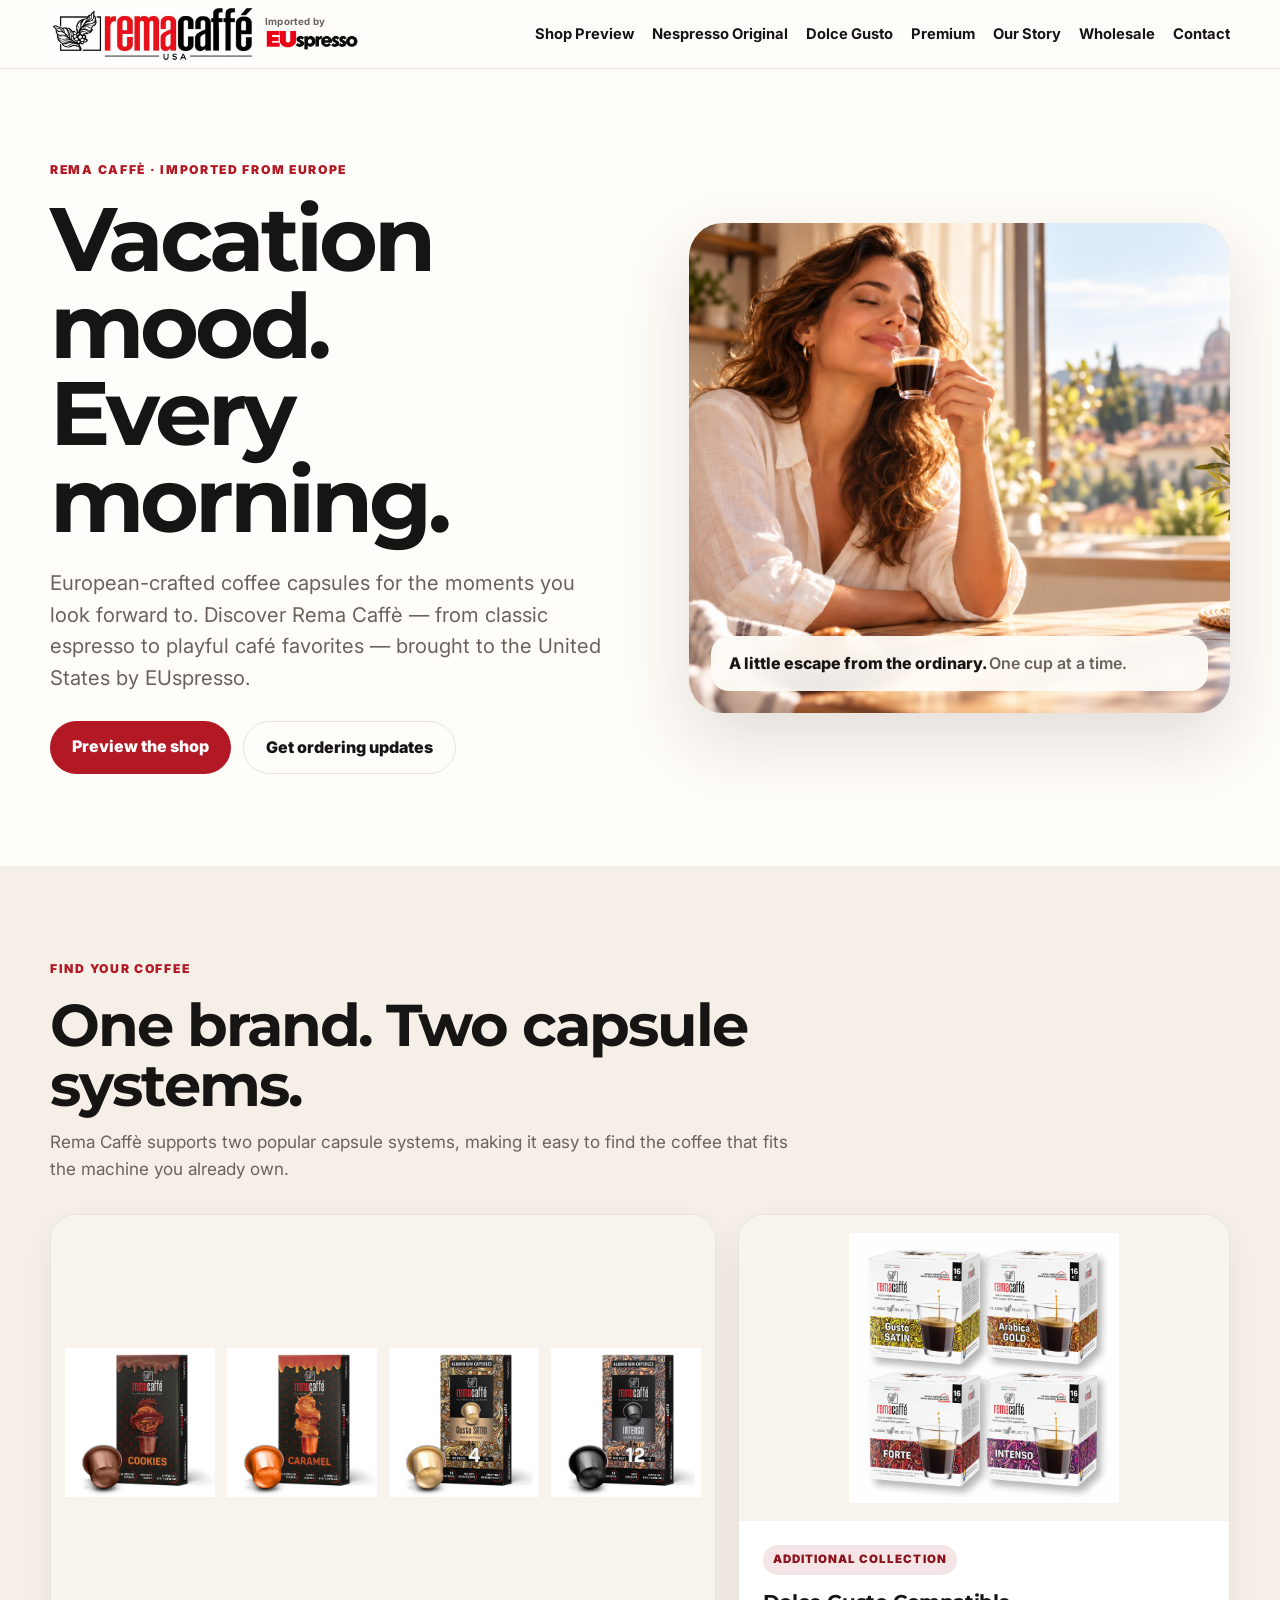
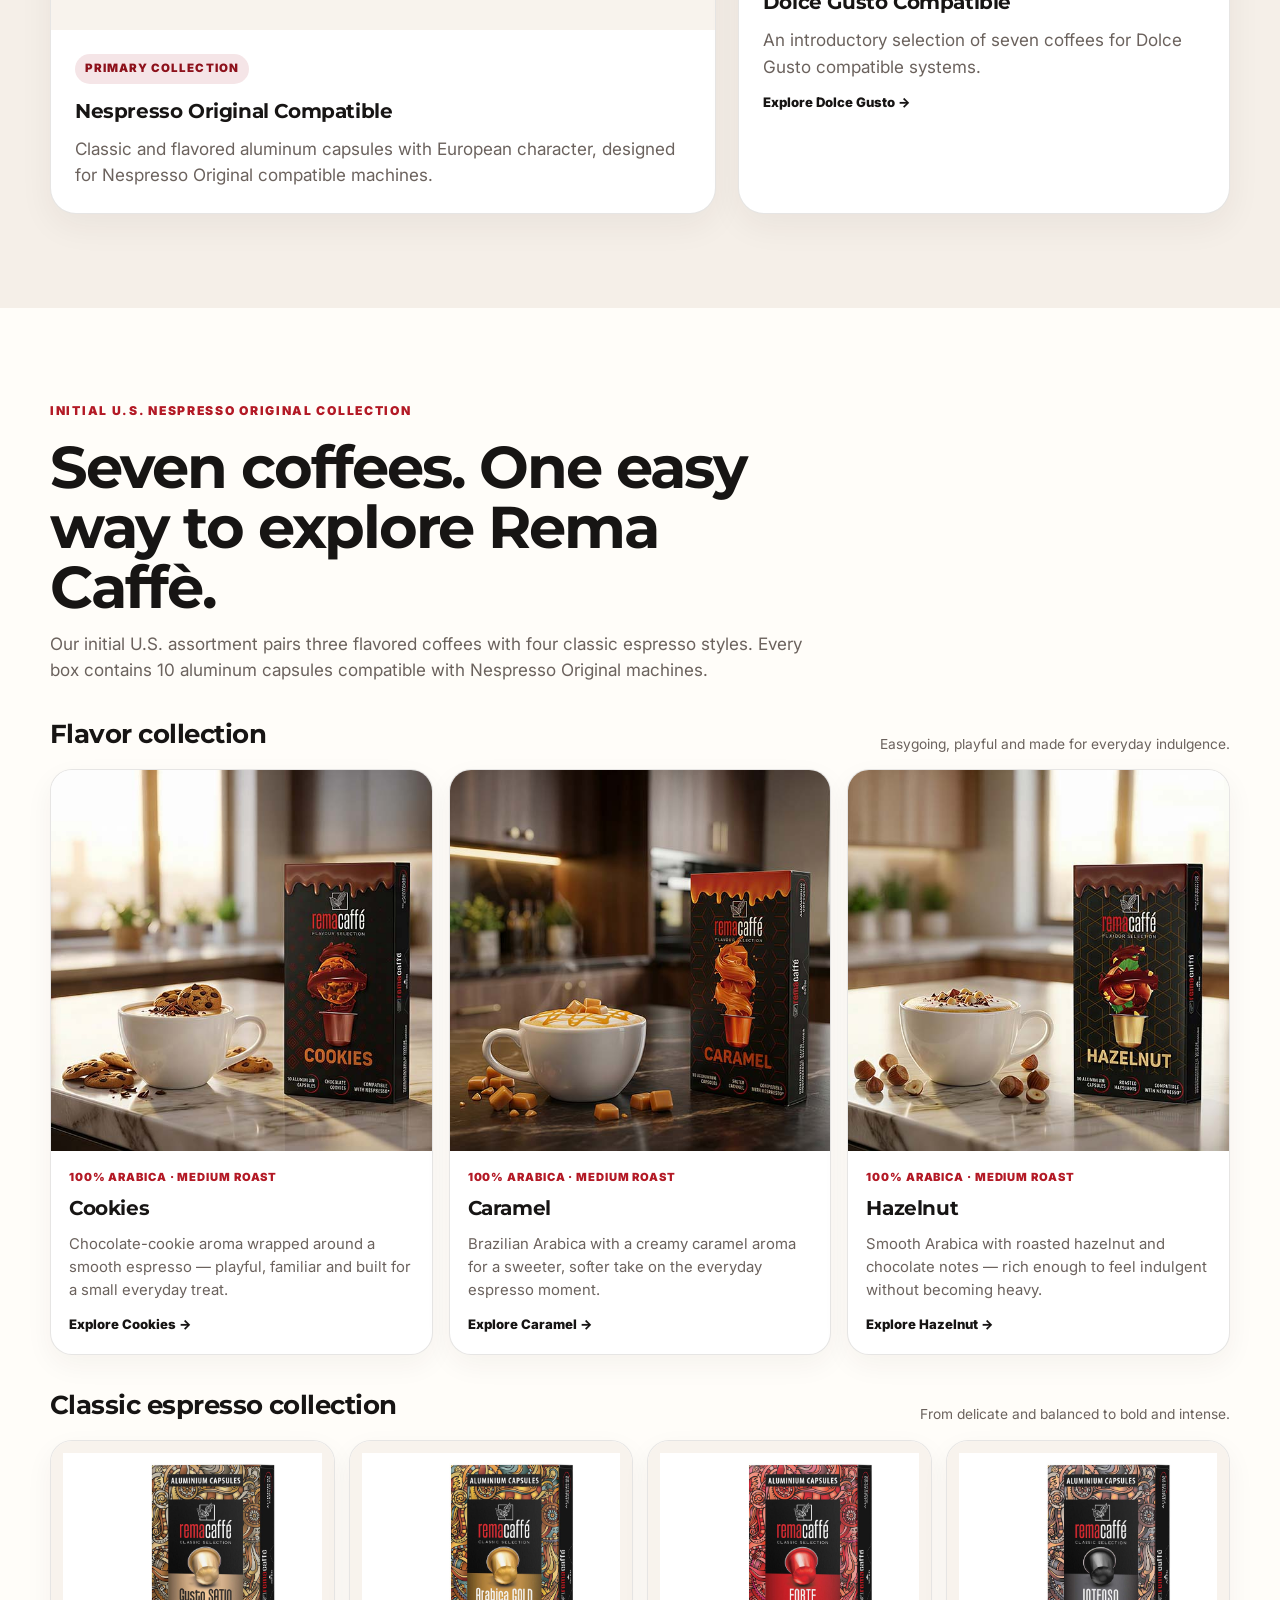
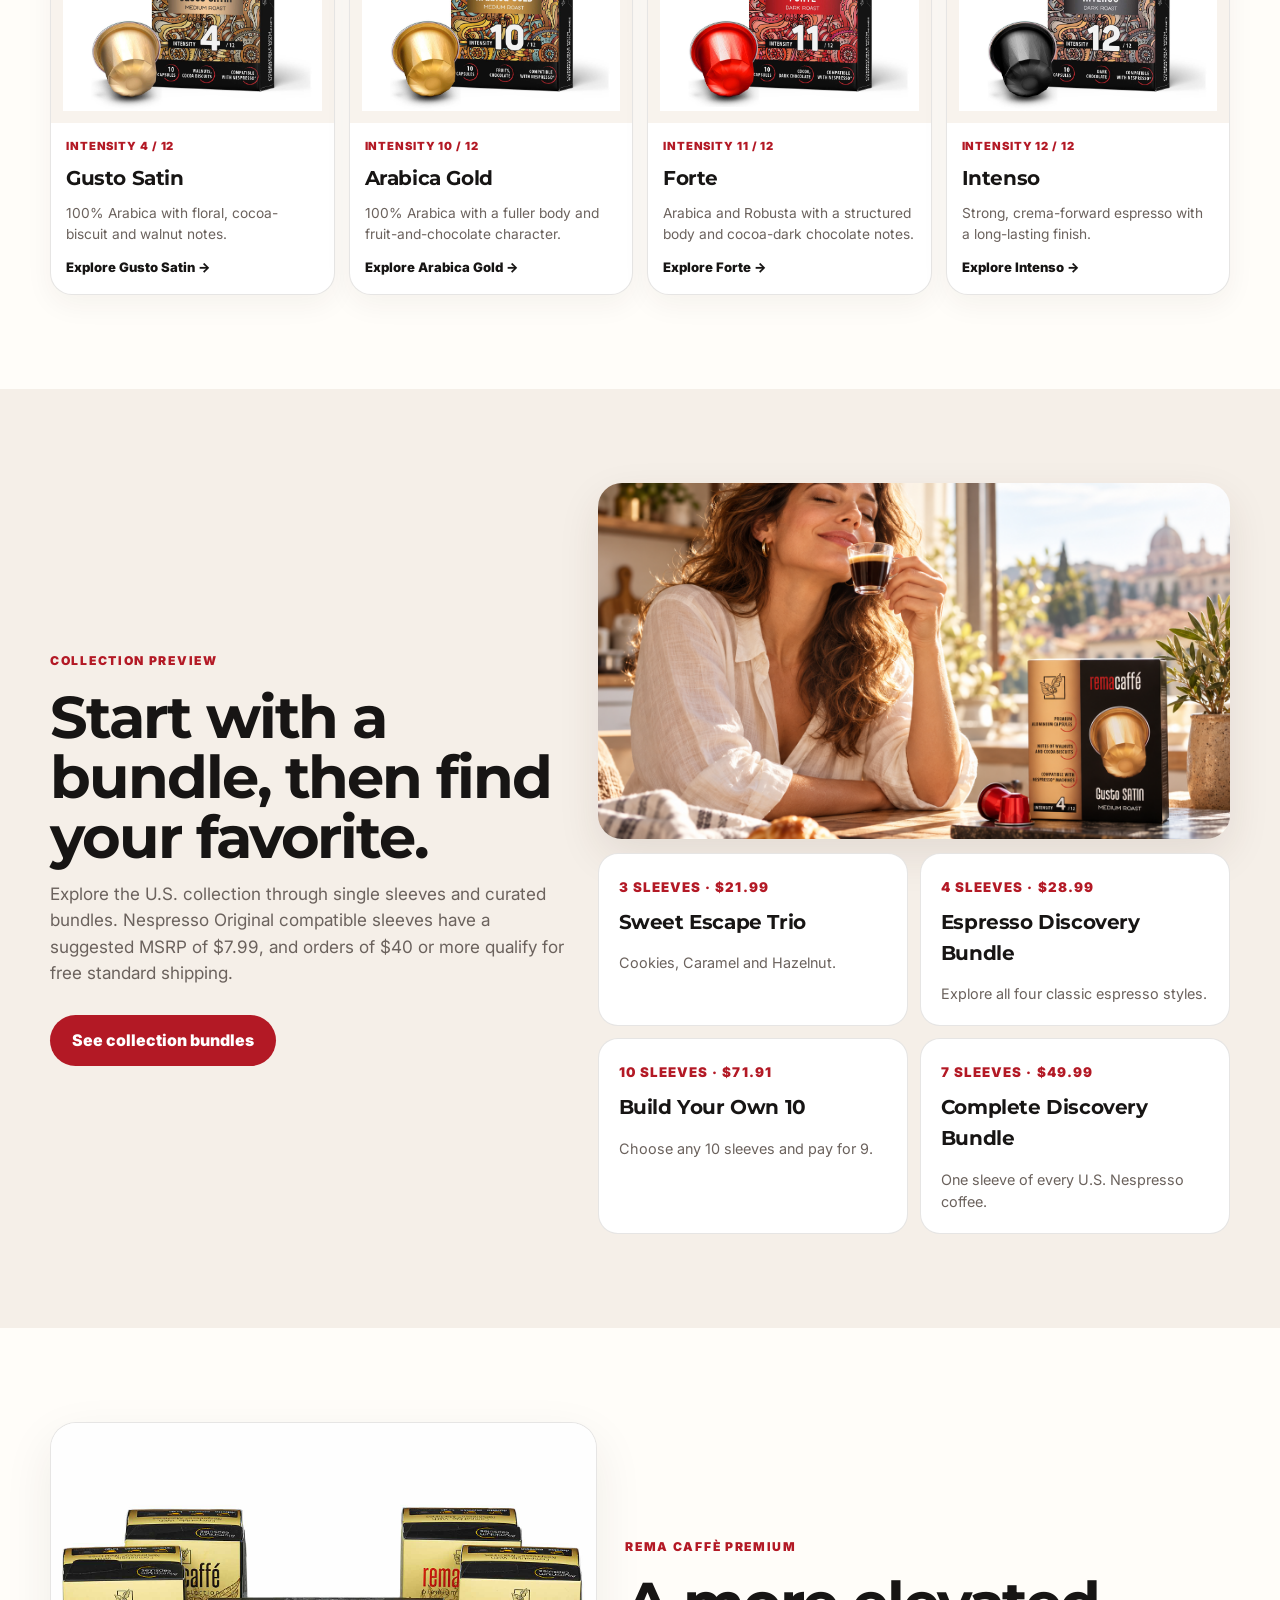
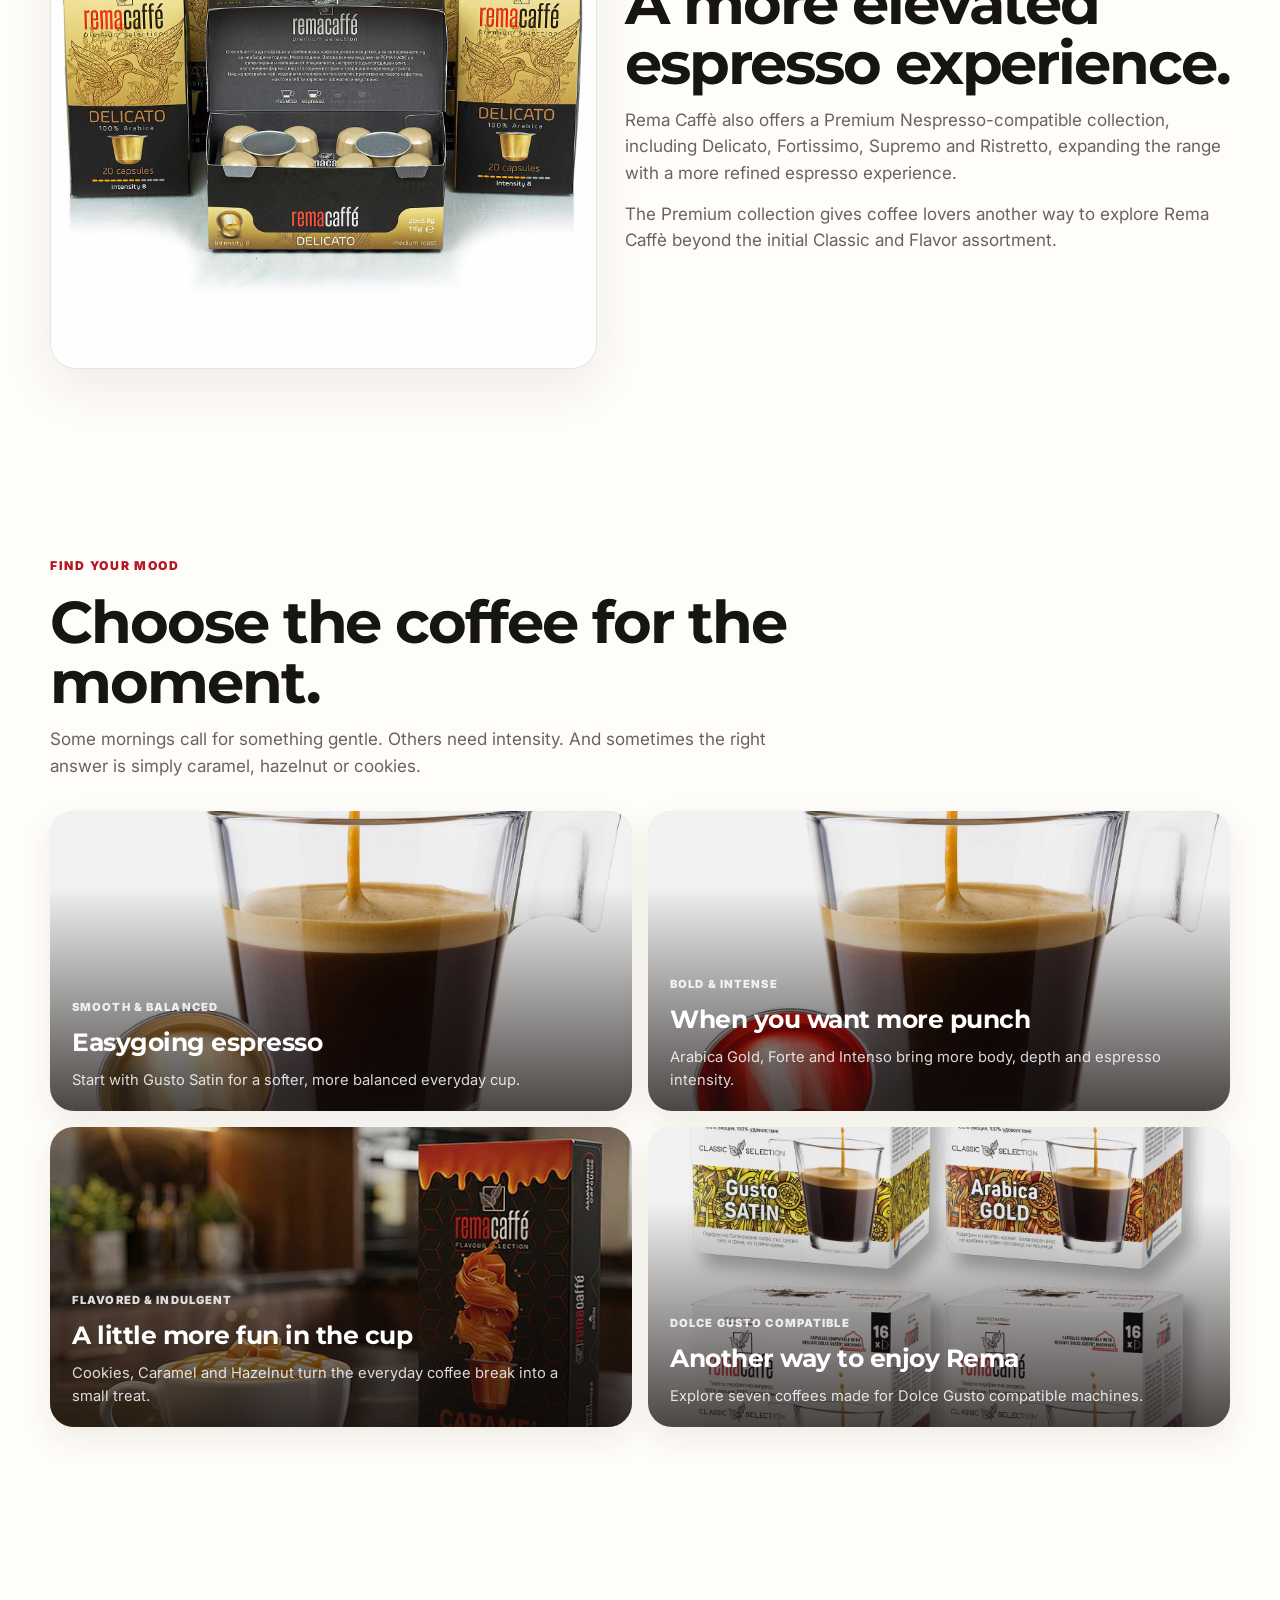
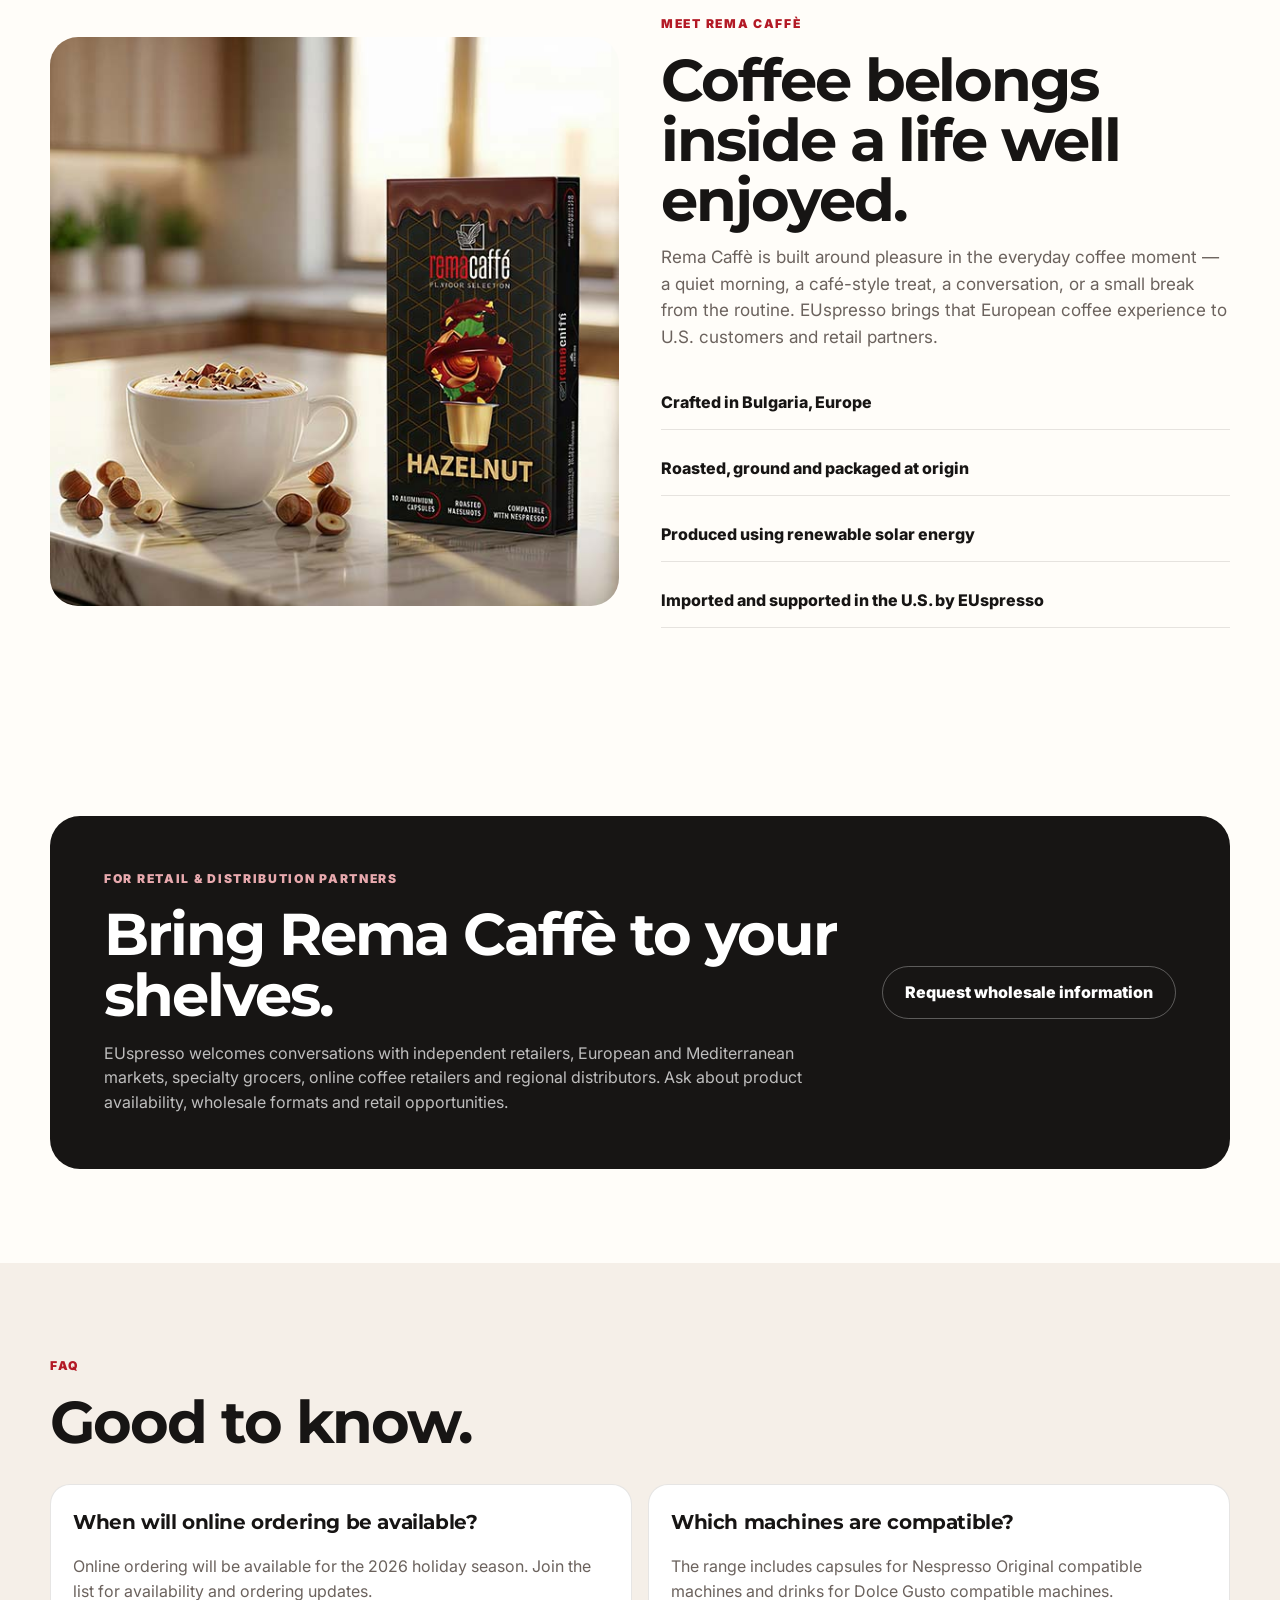
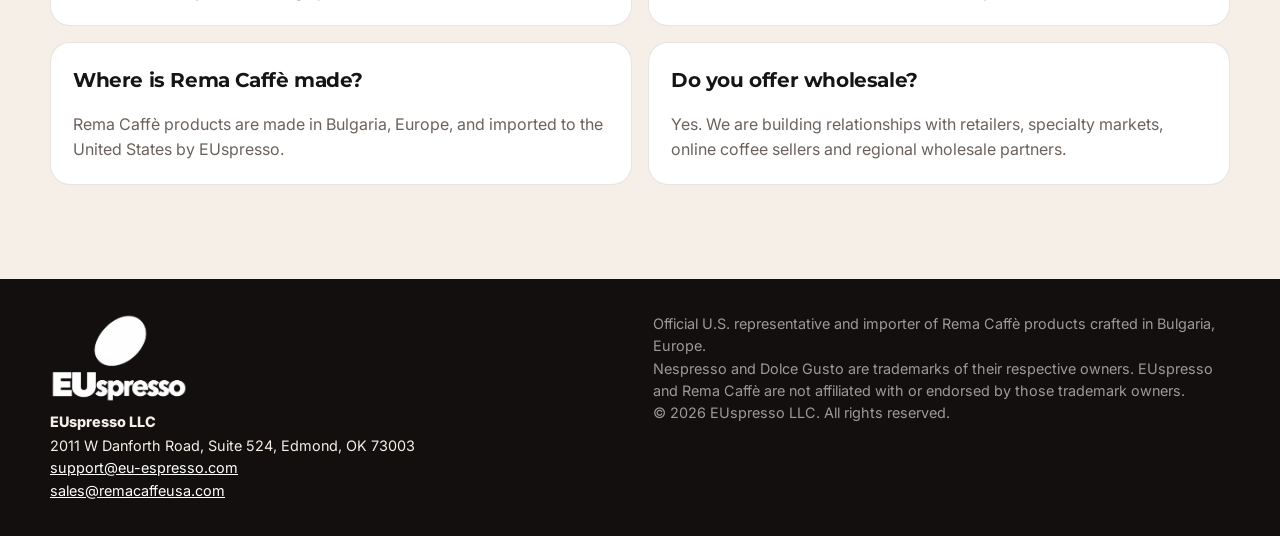
<file: index.html>
<!DOCTYPE html>
<html lang="en">
<head>
  <meta charset="UTF-8" />
  <title>EUspresso | Rema Caffè Coffee Capsules in the USA</title>
  <meta name="description" content="Discover Rema Caffè coffee capsules imported from Europe by EUspresso, including Nespresso Original compatible aluminum capsules and Dolce Gusto compatible café drinks." />
  <link rel="canonical" href="https://eu-espresso.com/" />
  <meta property="og:title" content="EUspresso | Rema Caffè Coffee Capsules in the USA" />
  <meta property="og:description" content="European-crafted coffee capsules for the moments you look forward to." />
  <meta property="og:image" content="https://eu-espresso.com/assets/hero-rema-product-placement.png" />
  <meta property="og:type" content="website" />
  <meta property="og:url" content="https://eu-espresso.com/" />
  <link rel="icon" type="image/png" sizes="32x32" href="/assets/favicon-32.png">
  <link rel="icon" type="image/png" sizes="64x64" href="/assets/favicon-64.png">
  <link rel="apple-touch-icon" sizes="180x180" href="/assets/apple-touch-icon.png">
  <meta name="viewport" content="width=device-width, initial-scale=1" />
  <style>
    @import url('https://fonts.googleapis.com/css2?family=Inter:wght@400;500;600;700;800;900&family=Montserrat:wght@600;700;800&display=swap');

    :root {
      --red: #b31925;
      --red-dark: #8d111b;
      --ink: #171514;
      --muted: #6b625d;
      --cream: #f5efe8;
      --warm: #ebe0d5;
      --paper: #fffdf9;
      --white: #ffffff;
      --line: rgba(55, 42, 35, 0.12);
    }
    * { box-sizing: border-box; }
    html { scroll-behavior: smooth; }
    body {
      margin: 0;
      font-family: "Inter", ui-sans-serif, system-ui, -apple-system, BlinkMacSystemFont, "Segoe UI", sans-serif;
      color: var(--ink);
      background: var(--paper);
      line-height: 1.55;
    }
    img { max-width: 100%; }
    a { color: inherit; }
    .top-nav {
      position: sticky;
      top: 0;
      z-index: 20;
      background: rgba(255,253,249,.94);
      backdrop-filter: blur(12px);
      border-bottom: 1px solid var(--line);
    }
    .nav-inner {
      width: min(1180px, calc(100% - 36px));
      margin: 0 auto;
      min-height: 68px;
      display: flex;
      align-items: center;
      justify-content: space-between;
      gap: 24px;
    }
    .nav-brand {
      display: flex;
      align-items: center;
      gap: 10px;
      text-decoration: none;
    }
    .rema-logo {
      display: block;
      width: 205px;
      height: auto;
      flex: 0 0 auto;
    }
    .brand-import {
      display: flex;
      flex-direction: column;
      gap: 2px;
      color: var(--muted);
      font-size: .61rem;
      font-weight: 700;
      letter-spacing: .02em;
      line-height: 1.05;
      white-space: nowrap;
    }
    .brand-import-logo {
      display: block;
      width: 94px;
      height: auto;
    }
    .nav-links {
      display: flex;
      align-items: center;
      flex-wrap: wrap;
      justify-content: flex-end;
      gap: 18px;
      font-size: .92rem;
      font-weight: 700;
    }
    .nav-links a { text-decoration: none; }
    .nav-links a:hover { color: var(--red); }

    .hero {
      width: min(1180px, calc(100% - 36px));
      margin: 0 auto;
      padding: clamp(48px, 8vw, 92px) 0;
      display: grid;
      grid-template-columns: 1.02fr .98fr;
      align-items: center;
      gap: clamp(32px, 6vw, 76px);
    }
    .eyebrow {
      color: var(--red);
      text-transform: uppercase;
      letter-spacing: .14em;
      font-size: .76rem;
      font-weight: 900;
      margin-bottom: 16px;
    }
    h1 {
      margin: 0;
      font-family: "Montserrat", "Inter", sans-serif;
      font-size: clamp(3.25rem, 7vw, 6.5rem);
      font-weight: 700;
      line-height: .97;
      letter-spacing: -.045em;
      max-width: 760px;
    }
    .hero-copy {
      max-width: 650px;
      margin: 24px 0 0;
      color: var(--muted);
      font-size: clamp(1.05rem, 2vw, 1.27rem);
    }
    .hero-actions {
      display: flex;
      gap: 12px;
      flex-wrap: wrap;
      margin-top: 28px;
    }
    .btn {
      display: inline-block;
      padding: 13px 22px;
      border-radius: 999px;
      text-decoration: none;
      font-weight: 850;
      transition: .18s ease;
    }
    .btn-primary { background: var(--red); color: white; }
    .btn-primary:hover { background: var(--red-dark); transform: translateY(-1px); }
    .btn-secondary { background: transparent; border: 1px solid var(--line); }
    .btn-secondary:hover { border-color: rgba(179,25,37,.45); color: var(--red); }
    .hero-visual {
      position: relative;
      min-height: 490px;
      border-radius: 34px;
      overflow: hidden;
      background: #efe7df;
      box-shadow: 0 28px 70px rgba(66,43,31,.15);
    }
    .hero-visual img {
      width: 100%;
      height: 100%;
      min-height: 490px;
      object-fit: cover;
      display: block;
    }
    .hero-note {
      position: absolute;
      left: 22px;
      right: 22px;
      bottom: 22px;
      padding: 15px 18px;
      background: rgba(255,253,249,.92);
      backdrop-filter: blur(8px);
      border-radius: 18px;
      font-weight: 800;
    }
    .hero-note span { color: var(--muted); font-weight: 600; }

    .section {
      padding: clamp(56px, 8vw, 94px) 0;
    }
    .section.alt { background: var(--cream); }
    .wrap { width: min(1180px, calc(100% - 36px)); margin: 0 auto; }
    .section-head {
      max-width: 760px;
      margin-bottom: 32px;
    }
    h2 {
      font-family: "Montserrat", "Inter", sans-serif;
      font-size: clamp(2.2rem, 4.6vw, 4rem);
      font-weight: 700;
      line-height: 1.02;
      letter-spacing: -.035em;
      margin: 0 0 14px;
    }
    h3 { margin: 0 0 9px; font-family: "Montserrat", "Inter", sans-serif; font-size: 1.25rem; font-weight: 700; letter-spacing: -.02em; }
    .section-copy { color: var(--muted); font-size: 1.07rem; margin: 0; }

    .system-grid {
      display: grid;
      grid-template-columns: 1.15fr .85fr;
      gap: 22px;
    }
    .system-card {
      background: var(--white);
      border: 1px solid var(--line);
      border-radius: 26px;
      overflow: hidden;
      display: grid;
      grid-template-rows: auto 1fr;
      box-shadow: 0 12px 34px rgba(50,37,29,.06);
    }
    .system-image {
      background: #f8f3ed;
      aspect-ratio: 16 / 10;
      display: flex;
      align-items: center;
      justify-content: center;
      overflow: hidden;
    }
    .system-image img {
      width: 100%;
      height: 100%;
      object-fit: contain;
      padding: 18px;
    }
    .system-image.collection-grid {
      display: grid;
      grid-template-columns: repeat(4, minmax(0, 1fr));
      gap: 4px;
      padding: 10px;
    }
    .system-image.collection-grid img {
      padding: 4px;
    }
    .system-copy { padding: 24px; }
    .pill {
      display: inline-flex;
      align-items: center;
      padding: 6px 10px;
      border-radius: 999px;
      background: #f5e5e7;
      color: var(--red-dark);
      font-size: .72rem;
      font-weight: 900;
      text-transform: uppercase;
      letter-spacing: .09em;
      margin-bottom: 12px;
    }


    .collection-intro {
      display: flex;
      justify-content: flex-start;
      align-items: end;
      gap: 24px;
      margin-bottom: 28px;
    }
    .collection-note {
      max-width: 350px;
      color: var(--muted);
      font-size: .88rem;
      text-align: right;
    }
    .launch-bar {
      margin: 0 0 26px;
      padding: 13px 16px;
      border-radius: 16px;
      background: #f5e5e7;
      color: var(--red-dark);
      font-size: .88rem;
      font-weight: 850;
    }
    .collection-group-head {
      display: flex;
      align-items: end;
      justify-content: space-between;
      gap: 18px;
      margin: 30px 0 14px;
    }
    .collection-group-head h3 {
      font-family: "Montserrat", "Inter", sans-serif;
      font-size: 1.65rem;
      font-weight: 700;
      margin: 0;
    }
    .collection-group-head span {
      color: var(--muted);
      font-size: .86rem;
    }
    .featured-product-grid {
      display: grid;
      grid-template-columns: repeat(3, minmax(0, 1fr));
      gap: 16px;
    }
    .feature-card,
    .classic-card {
      background: #fff;
      border: 1px solid var(--line);
      border-radius: 22px;
      overflow: hidden;
      box-shadow: 0 10px 28px rgba(50,37,29,.05);
    }
    .feature-photo {
      aspect-ratio: 1 / 1;
      overflow: hidden;
      background: #eee6de;
    }
    .feature-photo img {
      width: 100%;
      height: 100%;
      object-fit: cover;
      display: block;
      transition: transform .22s ease;
    }
    .feature-card:hover .feature-photo img { transform: scale(1.025); }
    .classic-product-grid {
      display: grid;
      grid-template-columns: repeat(4, minmax(0, 1fr));
      gap: 14px;
    }
    .classic-photo {
      aspect-ratio: 1 / 1;
      overflow: hidden;
      background: #f8f3ed;
    }
    .classic-photo img {
      width: 100%;
      height: 100%;
      object-fit: contain;
      padding: 12px;
      display: block;
    }
    .product-body { padding: 18px; }
    .classic-card .product-body { padding: 15px; }
    .product-meta {
      color: var(--red);
      font-size: .70rem;
      font-weight: 900;
      letter-spacing: .08em;
      text-transform: uppercase;
      margin-bottom: 7px;
    }
    .product-body p {
      margin: 7px 0 0;
      color: var(--muted);
      font-size: .93rem;
    }
    .classic-card .product-body p { font-size: .86rem; }
    .product-detail {
      display: inline-block;
      margin-top: 12px;
      font-weight: 850;
      font-size: .82rem;
      color: var(--ink);
      text-decoration: none;
    }
    .product-detail:hover { color: var(--red); }

    .shop-preview {display:grid;grid-template-columns:.9fr 1.1fr;gap:30px;align-items:center;}
    .shop-preview-image {border-radius:24px;overflow:hidden;margin-bottom:14px;box-shadow:0 16px 42px rgba(66,43,31,.10);}
    .shop-preview-image img {display:block;width:100%;aspect-ratio:16/9;object-fit:cover;}
    .shop-cards {display:grid;grid-template-columns:repeat(2,1fr);gap:12px;}
    .shop-card {padding:20px;border-radius:20px;background:white;border:1px solid var(--line);}
    .shop-card small {color:var(--red);font-weight:900;text-transform:uppercase;letter-spacing:.08em;}
    .shop-card h3 {margin-top:8px;}
    .shop-card p {color:var(--muted);font-size:.9rem;margin-bottom:0;}
    .premium-grid {
      display: grid;
      grid-template-columns: .95fr 1.05fr;
      gap: 28px;
      align-items: center;
    }
    .premium-image {
      border-radius: 26px;
      overflow: hidden;
      background: white;
      border: 1px solid var(--line);
      box-shadow: 0 18px 50px rgba(50,37,29,.08);
    }
    .premium-image img { display: block; width: 100%; }

    .mood-grid {
      display: grid;
      grid-template-columns: repeat(2, minmax(0, 1fr));
      gap: 16px;
    }
    .mood-card {
      position: relative;
      min-height: 300px;
      border-radius: 24px;
      overflow: hidden;
      text-decoration: none;
      background: #ddd;
      box-shadow: 0 12px 30px rgba(50,37,29,.08);
    }
    .mood-card img {
      position: absolute;
      inset: 0;
      width: 100%;
      height: 100%;
      object-fit: cover;
      transition: transform .25s ease;
    }
    .mood-card::after {
      content: "";
      position: absolute;
      inset: 0;
      background: linear-gradient(180deg, rgba(17,12,10,.05) 25%, rgba(17,12,10,.76) 100%);
    }
    .mood-card:hover img { transform: scale(1.025); }
    .mood-copy {
      position: absolute;
      z-index: 2;
      left: 22px;
      right: 22px;
      bottom: 20px;
      color: white;
    }
    .mood-copy small {
      display: block;
      margin-bottom: 7px;
      text-transform: uppercase;
      letter-spacing: .1em;
      font-size: .7rem;
      font-weight: 900;
      opacity: .84;
    }
    .mood-copy h3 {
      margin: 0 0 7px;
      font-family: "Montserrat", "Inter", sans-serif;
      font-size: 1.55rem;
      font-weight: 700;
    }
    .mood-copy p {
      margin: 0;
      color: rgba(255,255,255,.84);
      font-size: .92rem;
      max-width: 520px;
    }

    .story-grid {
      display: grid;
      grid-template-columns: 1fr 1fr;
      gap: 42px;
      align-items: center;
    }
    .story-image {
      border-radius: 28px;
      overflow: hidden;
      min-height: 440px;
      background: #d9c4b1;
    }
    .story-image img { width: 100%; height: 100%; min-height: 440px; object-fit: cover; display:block; }
    .proof-list {
      margin: 26px 0 0;
      padding: 0;
      list-style: none;
      display: grid;
      gap: 12px;
    }
    .proof-list li {
      padding: 14px 0;
      border-bottom: 1px solid var(--line);
      font-weight: 800;
    }

    .wholesale {
      background: var(--ink);
      color: white;
      border-radius: 30px;
      padding: clamp(28px, 5vw, 54px);
      display: grid;
      grid-template-columns: 1fr auto;
      gap: 30px;
      align-items: center;
    }
    .wholesale p { color: rgba(255,255,255,.72); max-width: 780px; margin-bottom: 0; }
    .wholesale .btn-secondary { border-color: rgba(255,255,255,.3); color: white; white-space: nowrap; }
    .wholesale .btn-secondary:hover { border-color: white; }

    .faq-grid { display: grid; grid-template-columns: repeat(2, 1fr); gap: 16px; }
    .faq {
      padding: 22px;
      border: 1px solid var(--line);
      border-radius: 20px;
      background: white;
    }
    .faq p { color: var(--muted); margin-bottom: 0; }

    footer {
      background: #120f0e;
      color: #f5efe8;
      padding: 34px 0;
    }
    .footer-inner {
      width: min(1180px, calc(100% - 36px));
      margin: 0 auto;
      display: grid;
      grid-template-columns: 1fr 1fr;
      gap: 26px;
      font-size: .9rem;
    }
    .footer-inner a { color: #fff; }
    .footer-logo { display:block; width:138px; height:auto; margin:0 0 8px; }
    .footer-company { font-weight:800; margin-bottom:2px; }
    .footer-muted { color: rgba(255,255,255,.58); }

    @media (max-width: 900px) {
      .hero, .system-grid, .premium-grid, .story-grid, .shop-preview { grid-template-columns: 1fr; }
      .hero-visual, .hero-visual img { min-height: 390px; }
      .featured-product-grid { grid-template-columns: repeat(2, 1fr); }
      .shop-cards { grid-template-columns: 1fr; }
      .classic-product-grid { grid-template-columns: repeat(3, 1fr); }
      .collection-intro { align-items: flex-start; flex-direction: column; }
      .collection-note { text-align: left; }
      .mood-grid { grid-template-columns: 1fr; }
      .wholesale { grid-template-columns: 1fr; }
      .footer-inner { grid-template-columns: 1fr; }
    }
    @media (max-width: 680px) {
      .rema-logo { width: 180px; }
      .nav-inner { min-height: auto; padding: 14px 0; align-items: flex-start; flex-direction: column; }
      .nav-links { gap: 10px 14px; }
      .hero { padding-top: 42px; }
      h1 { font-size: clamp(3rem, 16vw, 4.6rem); }
      .hero-visual, .hero-visual img { min-height: 320px; }
      .featured-product-grid, .classic-product-grid, .mood-grid, .faq-grid { grid-template-columns: 1fr; }
      .system-copy { padding: 20px; }
    }
  </style>
</head>
<body>
  <nav class="top-nav" aria-label="Primary navigation">
    <div class="nav-inner">
      <a class="nav-brand" href="#top" aria-label="Rema Caffè USA, imported by EUspresso">
        <img class="rema-logo" src="/assets/rema-caffe-usa-header.jpg" alt="Rema Caffè USA">
        <span class="brand-import"><span>Imported by</span><img class="brand-import-logo" src="/assets/euspresso-wordmark.png" alt="EUspresso"></span>
      </a>
      <div class="nav-links">
        <a href="shop/">Shop Preview</a>
        <a href="#nespresso-collection">Nespresso Original</a>
        <a href="dolce-gusto/">Dolce Gusto</a>
        <a href="#premium">Premium</a>
        <a href="#story">Our Story</a>
        <a href="#wholesale">Wholesale</a>
        <a href="#contact">Contact</a>
      </div>
    </div>
  </nav>

  <header id="top" class="hero">
    <div>
      <div class="eyebrow">Rema Caffè · Imported from Europe</div>
      <h1>Vacation mood.<br>Every morning.</h1>
      <p class="hero-copy">European-crafted coffee capsules for the moments you look forward to. Discover Rema Caffè — from classic espresso to playful café favorites — brought to the United States by EUspresso.</p>
      <div class="hero-actions">
        <a class="btn btn-primary" href="shop/">Preview the shop</a>
        <a class="btn btn-secondary" href="mailto:support@eu-espresso.com?subject=EUspresso%20Ordering%20Updates">Get ordering updates</a>
      </div>
    </div>
    <div class="hero-visual">
      <img src="assets/hero-vacation-morning.png" alt="Woman enjoying espresso in a sunlit European-style kitchen with a city view">
      <div class="hero-note">A little escape from the ordinary. <span>One cup at a time.</span></div>
    </div>
  </header>

  <main>
    <section id="coffee" class="section alt">
      <div class="wrap">
        <div class="section-head">
          <div class="eyebrow">Find your coffee</div>
          <h2>One brand. Two capsule systems.</h2>
          <p class="section-copy">Rema Caffè supports two popular capsule systems, making it easy to find the coffee that fits the machine you already own.</p>
        </div>
        <div class="system-grid">
          <article class="system-card">
            <div class="system-image collection-grid" aria-label="Rema Caffè Nespresso Original compatible collection">
              <img src="assets/rema-cookies-box-caps.jpg" alt="Rema Caffè Cookies">
              <img src="assets/rema-caramel-box-caps.jpg" alt="Rema Caffè Caramel">
              <img src="assets/rema-gusto-satin-box-caps.jpg" alt="Rema Caffè Gusto Satin">
              <img src="assets/rema-intenso-box-caps.jpg" alt="Rema Caffè Intenso">
            </div>
            <div class="system-copy">
              <span class="pill">Primary Collection</span>
              <h3>Nespresso Original Compatible</h3>
              <p class="section-copy">Classic and flavored aluminum capsules with European character, designed for Nespresso Original compatible machines.</p>
            </div>
          </article>
          <article class="system-card">
            <div class="system-image">
              <img src="assets/rema-dolce-gusto-all.jpg" alt="Rema Caffè Dolce Gusto compatible beverage collection">
            </div>
            <div class="system-copy">
              <span class="pill">Additional Collection</span>
              <h3>Dolce Gusto Compatible</h3>
              <p class="section-copy">An introductory selection of seven coffees for Dolce Gusto compatible systems.</p>
              <a class="product-detail" href="dolce-gusto/">Explore Dolce Gusto →</a>
            </div>
          </article>
        </div>
      </div>
    </section>


    <section id="nespresso-collection" class="section">
      <div class="wrap">
        <div class="collection-intro">
          <div class="section-head" style="margin-bottom:0;">
            <div class="eyebrow">Initial U.S. Nespresso Original collection</div>
            <h2>Seven coffees. One easy way to explore Rema Caffè.</h2>
            <p class="section-copy">Our initial U.S. assortment pairs three flavored coffees with four classic espresso styles. Every box contains 10 aluminum capsules compatible with Nespresso Original machines.</p>
          </div>
        </div>

        <div class="collection-group-head">
          <h3>Flavor collection</h3>
          <span>Easygoing, playful and made for everyday indulgence.</span>
        </div>
        <div class="featured-product-grid">
          <article class="feature-card">
            <div class="feature-photo"><img src="assets/rema-cookies-lifestyle.jpg" alt="Rema Caffè Cookies coffee capsules with a cup and chocolate cookies"></div>
            <div class="product-body">
              <div class="product-meta">100% Arabica · Medium roast</div>
              <h3>Cookies</h3>
              <p>Chocolate-cookie aroma wrapped around a smooth espresso — playful, familiar and built for a small everyday treat.</p>
              <a class="product-detail" href="products/cookies/">Explore Cookies →</a>
            </div>
          </article>
          <article class="feature-card">
            <div class="feature-photo"><img src="assets/rema-caramel-lifestyle.jpg" alt="Rema Caffè Caramel coffee capsules with a caramel coffee drink"></div>
            <div class="product-body">
              <div class="product-meta">100% Arabica · Medium roast</div>
              <h3>Caramel</h3>
              <p>Brazilian Arabica with a creamy caramel aroma for a sweeter, softer take on the everyday espresso moment.</p>
              <a class="product-detail" href="products/caramel/">Explore Caramel →</a>
            </div>
          </article>
          <article class="feature-card">
            <div class="feature-photo"><img src="assets/rema-hazelnut-lifestyle.jpg" alt="Rema Caffè Hazelnut coffee capsules with a hazelnut coffee drink"></div>
            <div class="product-body">
              <div class="product-meta">100% Arabica · Medium roast</div>
              <h3>Hazelnut</h3>
              <p>Smooth Arabica with roasted hazelnut and chocolate notes — rich enough to feel indulgent without becoming heavy.</p>
              <a class="product-detail" href="products/hazelnut/">Explore Hazelnut →</a>
            </div>
          </article>
        </div>

        <div class="collection-group-head">
          <h3>Classic espresso collection</h3>
          <span>From delicate and balanced to bold and intense.</span>
        </div>
        <div class="classic-product-grid">
          <article class="classic-card">
            <div class="classic-photo"><img src="assets/rema-gusto-satin-box-caps.jpg" alt="Rema Caffè Gusto Satin Nespresso Original compatible capsules"></div>
            <div class="product-body">
              <div class="product-meta">Intensity 4 / 12</div>
              <h3>Gusto Satin</h3>
              <p>100% Arabica with floral, cocoa-biscuit and walnut notes.</p>
              <a class="product-detail" href="products/gusto-satin/">Explore Gusto Satin →</a>
            </div>
          </article>
          
          <article class="classic-card">
            <div class="classic-photo"><img src="assets/rema-arabica-gold-box-caps.jpg" alt="Rema Caffè Arabica Gold Nespresso Original compatible capsules"></div>
            <div class="product-body">
              <div class="product-meta">Intensity 10 / 12</div>
              <h3>Arabica Gold</h3>
              <p>100% Arabica with a fuller body and fruit-and-chocolate character.</p>
              <a class="product-detail" href="products/arabica-gold/">Explore Arabica Gold →</a>
            </div>
          </article>
          <article class="classic-card">
            <div class="classic-photo"><img src="assets/rema-forte-box-caps.jpg" alt="Rema Caffè Forte Nespresso Original compatible capsules"></div>
            <div class="product-body">
              <div class="product-meta">Intensity 11 / 12</div>
              <h3>Forte</h3>
              <p>Arabica and Robusta with a structured body and cocoa-dark chocolate notes.</p>
              <a class="product-detail" href="products/forte/">Explore Forte →</a>
            </div>
          </article>
          <article class="classic-card">
            <div class="classic-photo"><img src="assets/rema-intenso-box-caps.jpg" alt="Rema Caffè Intenso Nespresso Original compatible capsules"></div>
            <div class="product-body">
              <div class="product-meta">Intensity 12 / 12</div>
              <h3>Intenso</h3>
              <p>Strong, crema-forward espresso with a long-lasting finish.</p>
              <a class="product-detail" href="products/intenso/">Explore Intenso →</a>
            </div>
          </article>
        </div>
      </div>
    </section>

    <section class="section alt"><div class="wrap shop-preview"><div><div class="eyebrow">Collection preview</div><h2>Start with a bundle, then find your favorite.</h2><p class="section-copy">Explore the U.S. collection through single sleeves and curated bundles. Nespresso Original compatible sleeves have a suggested MSRP of $7.99, and orders of $40 or more qualify for free standard shipping.</p><div class="hero-actions"><a class="btn btn-primary" href="shop/">See collection bundles</a></div></div><div><div class="shop-preview-image"><img src="assets/hero-rema-product-placement.png" alt="Woman enjoying espresso beside Rema Caffè capsules in a sunlit European-style kitchen"></div><div class="shop-cards"><article class="shop-card"><small>3 sleeves · $21.99</small><h3>Sweet Escape Trio</h3><p>Cookies, Caramel and Hazelnut.</p></article><article class="shop-card"><small>4 sleeves · $28.99</small><h3>Espresso Discovery Bundle</h3><p>Explore all four classic espresso styles.</p></article><article class="shop-card"><small>10 sleeves · $71.91</small><h3>Build Your Own 10</h3><p>Choose any 10 sleeves and pay for 9.</p></article><article class="shop-card"><small>7 sleeves · $49.99</small><h3>Complete Discovery Bundle</h3><p>One sleeve of every U.S. Nespresso coffee.</p></article></div></div></div></section>

    <section id="premium" class="section">
      <div class="wrap premium-grid">
        <div class="premium-image">
          <img src="assets/rema-premium-delicato-set.jpg" alt="Rema Caffè Premium Delicato capsule boxes">
        </div>
        <div>
          <div class="eyebrow">Rema Caffè Premium</div>
          <h2>A more elevated espresso experience.</h2>
          <p class="section-copy">Rema Caffè also offers a Premium Nespresso-compatible collection, including Delicato, Fortissimo, Supremo and Ristretto, expanding the range with a more refined espresso experience.</p>
          <p class="section-copy" style="margin-top:14px;">The Premium collection gives coffee lovers another way to explore Rema Caffè beyond the initial Classic and Flavor assortment.</p>
        </div>
      </div>
    </section>

    <section class="section">
      <div class="wrap">
        <div class="section-head">
          <div class="eyebrow">Find your mood</div>
          <h2>Choose the coffee for the moment.</h2>
          <p class="section-copy">Some mornings call for something gentle. Others need intensity. And sometimes the right answer is simply caramel, hazelnut or cookies.</p>
        </div>
        <div class="mood-grid">
          <a class="mood-card" href="products/gusto-satin/">
            <img src="assets/rema-gusto-satin-cup-caps.jpg" alt="Rema Caffè balanced espresso">
            <div class="mood-copy">
              <small>Smooth & balanced</small>
              <h3>Easygoing espresso</h3>
              <p>Start with Gusto Satin for a softer, more balanced everyday cup.</p>
            </div>
          </a>
          <a class="mood-card" href="products/intenso/">
            <img src="assets/rema-forte-cup-caps.jpg" alt="Rema Caffè bold and intense espresso">
            <div class="mood-copy">
              <small>Bold & intense</small>
              <h3>When you want more punch</h3>
              <p>Arabica Gold, Forte and Intenso bring more body, depth and espresso intensity.</p>
            </div>
          </a>
          <a class="mood-card" href="#nespresso-collection">
            <img src="assets/rema-caramel-lifestyle.jpg" alt="Rema Caffè flavored coffee">
            <div class="mood-copy">
              <small>Flavored & indulgent</small>
              <h3>A little more fun in the cup</h3>
              <p>Cookies, Caramel and Hazelnut turn the everyday coffee break into a small treat.</p>
            </div>
          </a>
          <a class="mood-card" href="dolce-gusto/">
            <img src="assets/rema-dolce-gusto-all.jpg" alt="Rema Caffè Dolce Gusto compatible collection">
            <div class="mood-copy">
              <small>Dolce Gusto compatible</small>
              <h3>Another way to enjoy Rema</h3>
              <p>Explore seven coffees made for Dolce Gusto compatible machines.</p>
            </div>
          </a>
        </div>
      </div>
    </section>

    <section id="story" class="section">
      <div class="wrap story-grid">
        <div class="story-image">
          <img src="assets/rema-hazelnut-lifestyle.jpg" alt="Rema Caffè Hazelnut coffee in a warm everyday setting">
        </div>
        <div>
          <div class="eyebrow">Meet Rema Caffè</div>
          <h2>Coffee belongs inside a life well enjoyed.</h2>
          <p class="section-copy">Rema Caffè is built around pleasure in the everyday coffee moment — a quiet morning, a café-style treat, a conversation, or a small break from the routine. EUspresso brings that European coffee experience to U.S. customers and retail partners.</p>
          <ul class="proof-list">
            <li>Crafted in Bulgaria, Europe</li>
            <li>Roasted, ground and packaged at origin</li>
            <li>Produced using renewable solar energy</li>
            <li>Imported and supported in the U.S. by EUspresso</li>
          </ul>
        </div>
      </div>
    </section>

    <section id="wholesale" class="section">
      <div class="wrap">
        <div class="wholesale">
          <div>
            <div class="eyebrow" style="color:#e8a9ae;">For retail & distribution partners</div>
            <h2 style="margin-bottom:12px;">Bring Rema Caffè to your shelves.</h2>
            <p>EUspresso welcomes conversations with independent retailers, European and Mediterranean markets, specialty grocers, online coffee retailers and regional distributors. Ask about product availability, wholesale formats and retail opportunities.</p>
          </div>
          <a class="btn btn-secondary" href="mailto:support@eu-espresso.com?subject=Wholesale%20Inquiry">Request wholesale information</a>
        </div>
      </div>
    </section>

    <section class="section alt">
      <div class="wrap">
        <div class="section-head">
          <div class="eyebrow">FAQ</div>
          <h2>Good to know.</h2>
        </div>
        <div class="faq-grid">
          <article class="faq">
            <h3>When will online ordering be available?</h3>
            <p>Online ordering will be available for the 2026 holiday season. Join the list for availability and ordering updates.</p>
          </article>
          <article class="faq">
            <h3>Which machines are compatible?</h3>
            <p>The range includes capsules for Nespresso Original compatible machines and drinks for Dolce Gusto compatible machines.</p>
          </article>
          <article class="faq">
            <h3>Where is Rema Caffè made?</h3>
            <p>Rema Caffè products are made in Bulgaria, Europe, and imported to the United States by EUspresso.</p>
          </article>
          <article class="faq">
            <h3>Do you offer wholesale?</h3>
            <p>Yes. We are building relationships with retailers, specialty markets, online coffee sellers and regional wholesale partners.</p>
          </article>
        </div>
      </div>
    </section>
  </main>

  <footer id="contact">
    <div class="footer-inner">
      <div>
        <img class="footer-logo" src="/assets/euspresso-logo-white.png" alt="EUspresso">
        <div class="footer-company">EUspresso LLC</div>
        2011 W Danforth Road, Suite 524, Edmond, OK 73003<br>
        <a href="mailto:support@eu-espresso.com">support@eu-espresso.com</a><br><a href="mailto:sales@remacaffeusa.com">sales@remacaffeusa.com</a>
      </div>
      <div class="footer-muted">
        Official U.S. representative and importer of Rema Caffè products crafted in Bulgaria, Europe.<br>
        Nespresso and Dolce Gusto are trademarks of their respective owners. EUspresso and Rema Caffè are not affiliated with or endorsed by those trademark owners.<br>
        &copy; <span id="year"></span> EUspresso LLC. All rights reserved.
      </div>
    </div>
  </footer>

  <script>document.getElementById("year").textContent = new Date().getFullYear();</script>
</body>
</html>
</file>
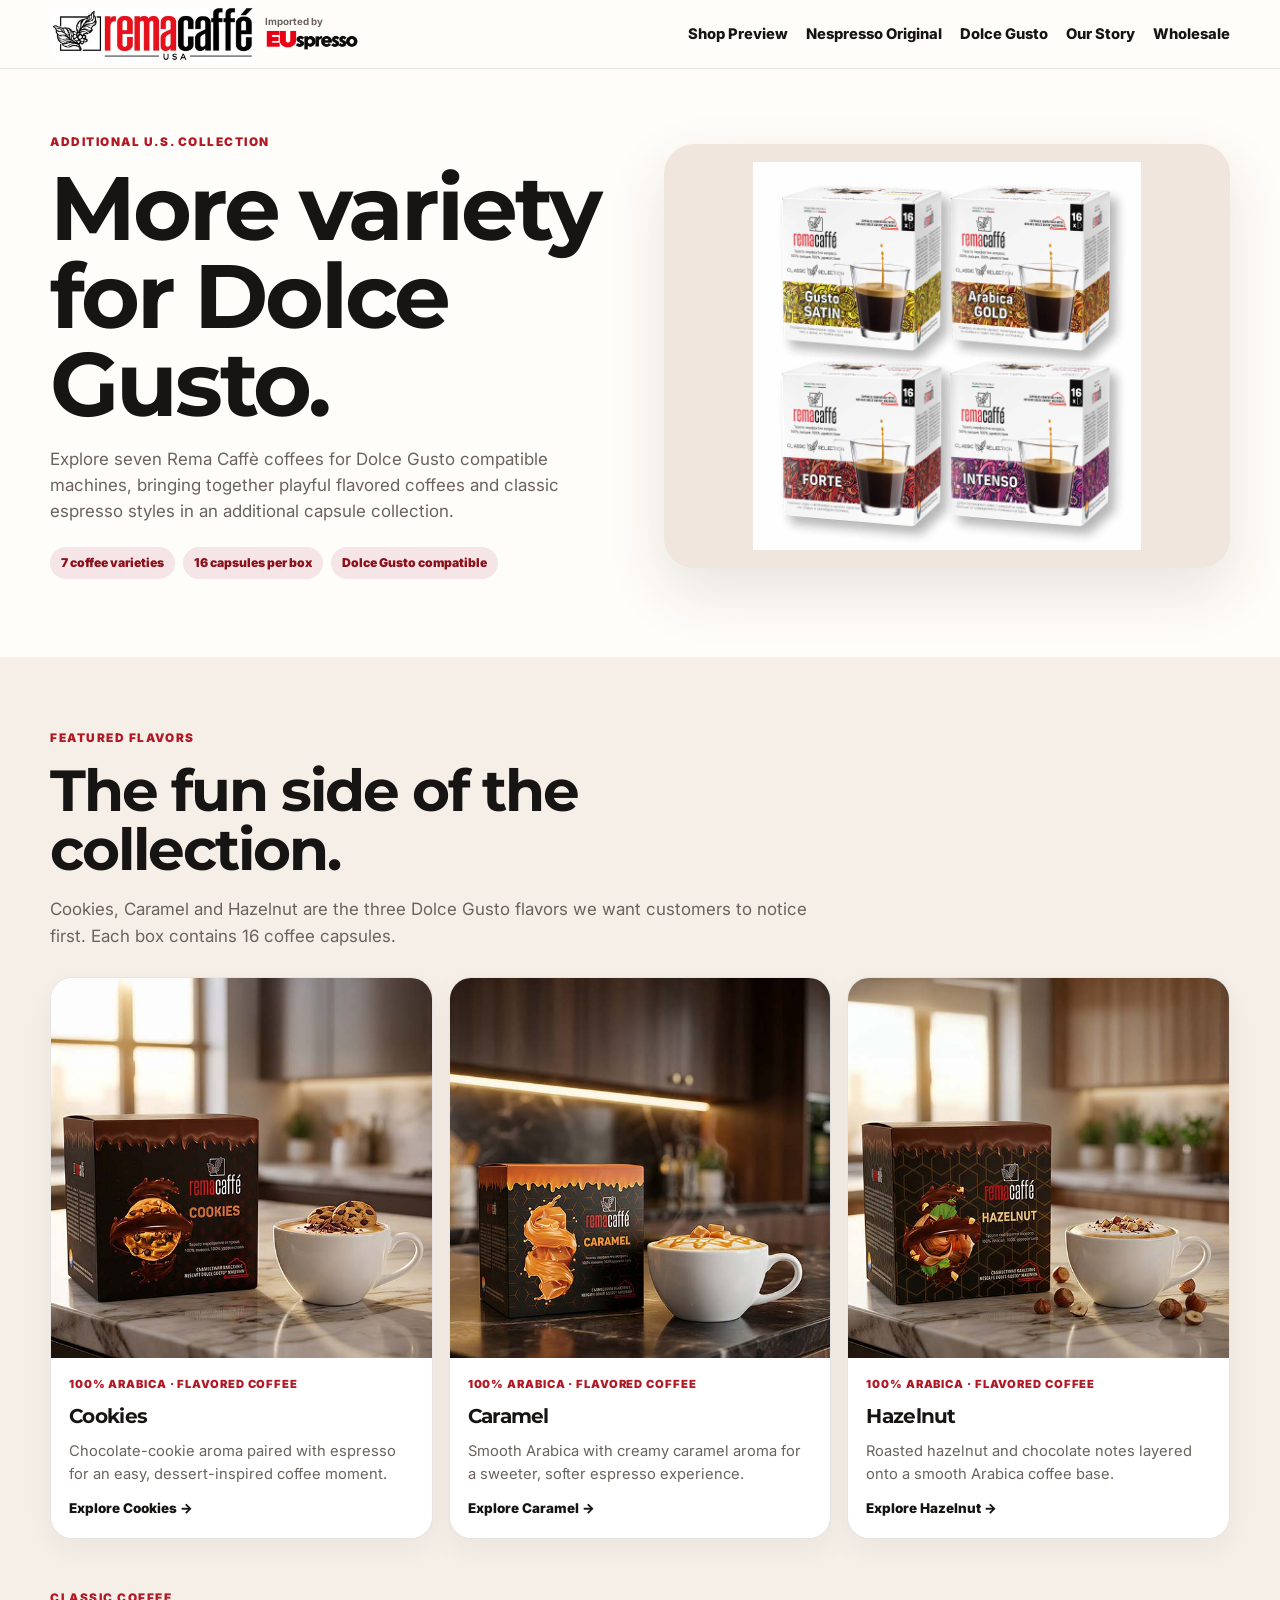
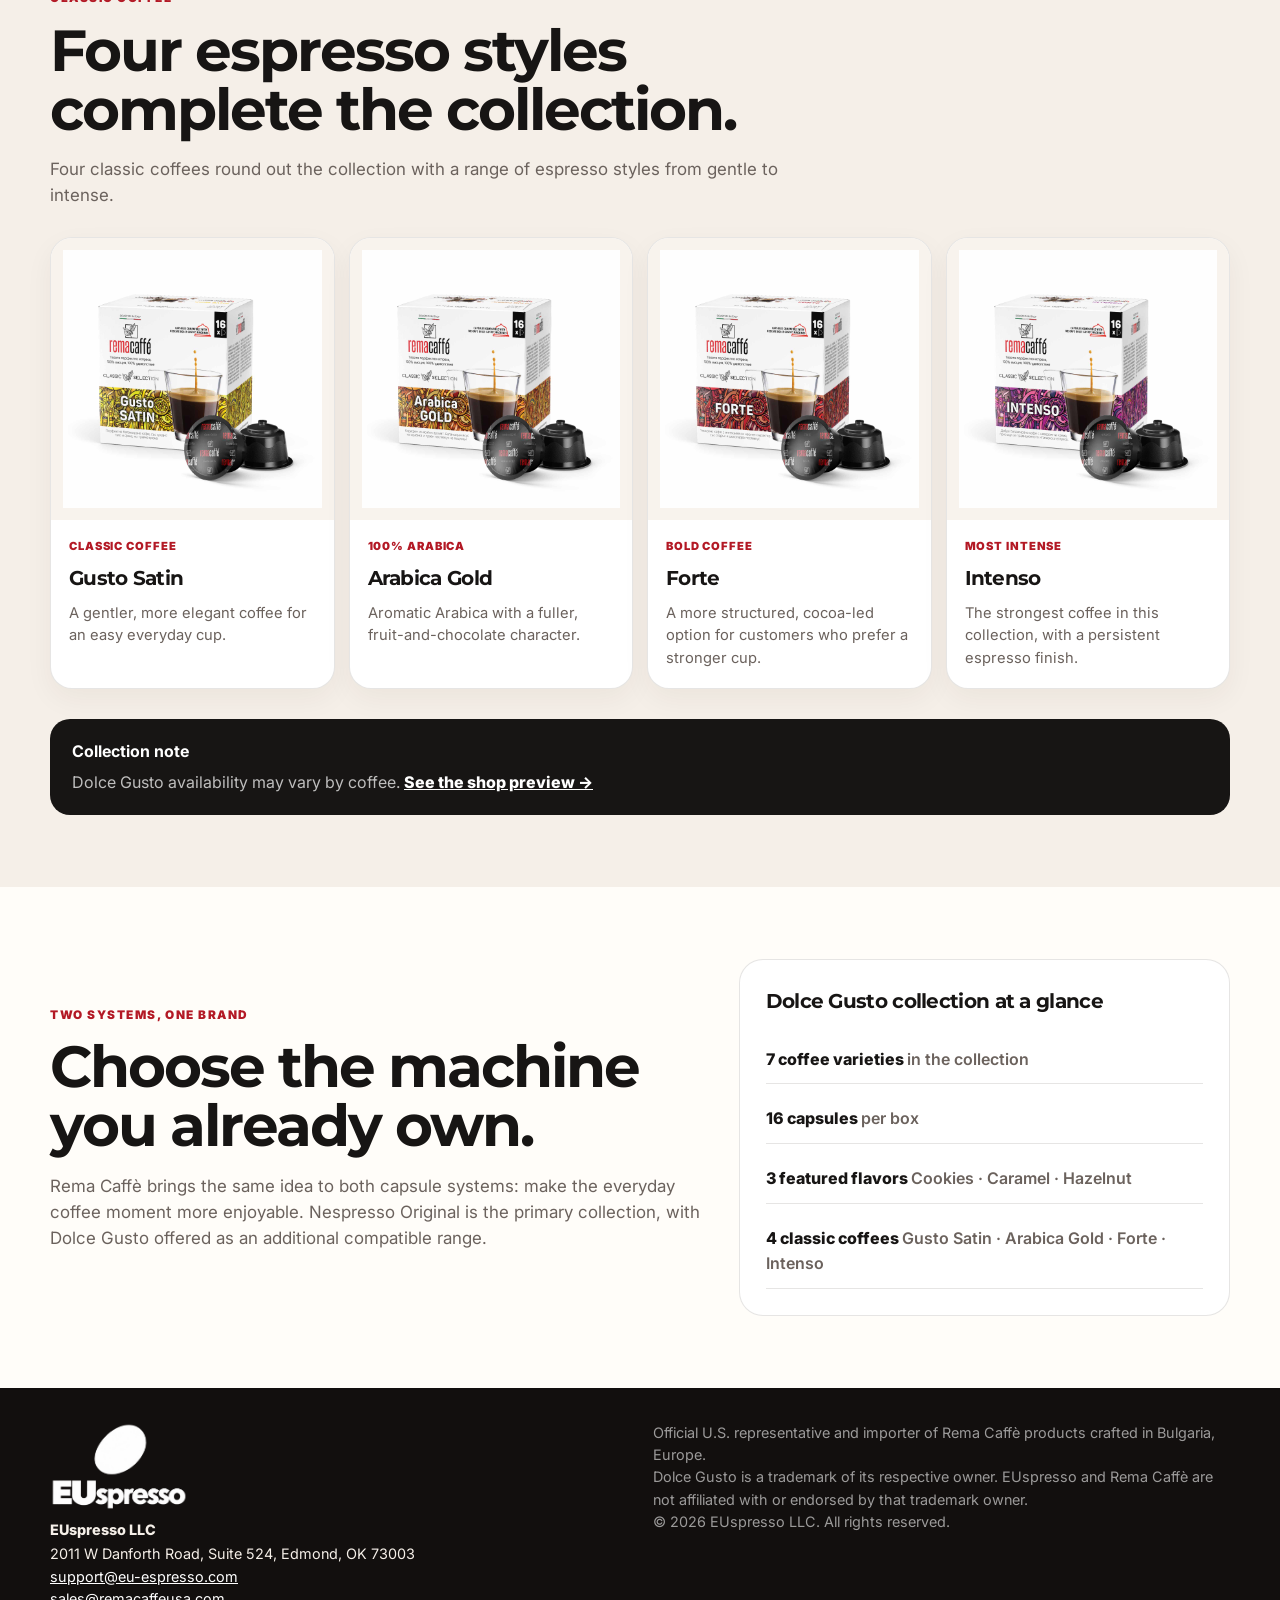
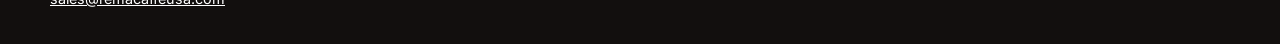
<file: dolce-gusto/index.html>
<!DOCTYPE html>
<html lang="en">
<head>
<meta charset="UTF-8">
<title>Rema Caffè Dolce Gusto Compatible Collection | EUspresso USA</title>
<meta name="description" content="Explore the Rema Caffè Dolce Gusto compatible collection: seven 16-capsule coffees including Cookies, Caramel, Hazelnut, Arabica Gold, Gusto Satin, Forte and Intenso.">
<link rel="canonical" href="https://eu-espresso.com/dolce-gusto/">
<meta property="og:title" content="Rema Caffè Dolce Gusto Compatible Collection | EUspresso USA">
<meta property="og:description" content="An additional collection with seven Dolce Gusto compatible coffees and 16 capsules per box.">
<meta property="og:image" content="https://eu-espresso.com/assets/rema-dolce-gusto-all.jpg">
<meta property="og:type" content="website">
<meta property="og:url" content="https://eu-espresso.com/dolce-gusto/">
<link rel="icon" type="image/png" sizes="32x32" href="/assets/favicon-32.png">
<link rel="icon" type="image/png" sizes="64x64" href="/assets/favicon-64.png">
<link rel="apple-touch-icon" sizes="180x180" href="/assets/apple-touch-icon.png">
<meta name="viewport" content="width=device-width, initial-scale=1">
<link rel="stylesheet" href="../assets/dolce-gusto.css">
</head>
<body>
<nav class="top-nav"><div class="nav-inner"><a class="nav-brand" href="../" aria-label="Rema Caffè USA, imported by EUspresso"><img class="rema-logo" src="/assets/rema-caffe-usa-header.jpg" alt="Rema Caffè USA"><span class="brand-import"><span>Imported by</span><img class="brand-import-logo" src="/assets/euspresso-wordmark.png" alt="EUspresso"></span></a><div class="nav-links"><a href="../shop/">Shop Preview</a><a href="../#nespresso-collection">Nespresso Original</a><a href="#collection">Dolce Gusto</a><a href="../#story">Our Story</a><a href="../#wholesale">Wholesale</a></div></div></nav>
<main>
<section class="wrap hero">
  <div>
    <div class="eyebrow">Additional U.S. collection</div>
    <h1>More variety for Dolce Gusto.</h1>
    <p class="section-copy">Explore seven Rema Caffè coffees for Dolce Gusto compatible machines, bringing together playful flavored coffees and classic espresso styles in an additional capsule collection.</p>
    <div class="hero-tags"><span class="tag">7 coffee varieties</span><span class="tag">16 capsules per box</span><span class="tag">Dolce Gusto compatible</span></div>
  </div>
  <div class="hero-visual"><img src="../assets/rema-dolce-gusto-all.jpg" alt="Rema Caffè Dolce Gusto compatible capsule collection"></div>
</section>

<section id="collection" class="section alt">
<div class="wrap">
  <div class="section-head"><div class="eyebrow">Featured flavors</div><h2>The fun side of the collection.</h2><p class="section-copy">Cookies, Caramel and Hazelnut are the three Dolce Gusto flavors we want customers to notice first. Each box contains 16 coffee capsules.</p></div>
  <div class="featured-grid">
    <article class="featured-card"><div class="featured-photo"><img src="../assets/dg-cookies-lifestyle.jpg" alt="Rema Caffè Cookies Dolce Gusto compatible capsules in a kitchen setting"></div><div class="body"><div class="meta">100% Arabica · Flavored coffee</div><h3>Cookies</h3><p>Chocolate-cookie aroma paired with espresso for an easy, dessert-inspired coffee moment.</p><a class="link" href="../products/dolce-gusto/cookies/">Explore Cookies →</a></div></article>
    <article class="featured-card"><div class="featured-photo"><img src="../assets/dg-caramel-lifestyle.jpg" alt="Rema Caffè Caramel Dolce Gusto compatible capsules in a kitchen setting"></div><div class="body"><div class="meta">100% Arabica · Flavored coffee</div><h3>Caramel</h3><p>Smooth Arabica with creamy caramel aroma for a sweeter, softer espresso experience.</p><a class="link" href="../products/dolce-gusto/caramel/">Explore Caramel →</a></div></article>
    <article class="featured-card"><div class="featured-photo"><img src="../assets/dg-hazelnut-lifestyle.jpg" alt="Rema Caffè Hazelnut Dolce Gusto compatible capsules in a kitchen setting"></div><div class="body"><div class="meta">100% Arabica · Flavored coffee</div><h3>Hazelnut</h3><p>Roasted hazelnut and chocolate notes layered onto a smooth Arabica coffee base.</p><a class="link" href="../products/dolce-gusto/hazelnut/">Explore Hazelnut →</a></div></article>
  </div>

  <div class="section-head" style="margin-top:50px;"><div class="eyebrow">Classic coffee</div><h2>Four espresso styles complete the collection.</h2><p class="section-copy">Four classic coffees round out the collection with a range of espresso styles from gentle to intense.</p></div>
  <div class="classic-grid">
    <article class="classic-card"><div class="classic-photo"><img src="../assets/dg-gusto-satin-box-caps.jpg" alt="Rema Caffè Gusto Satin Dolce Gusto compatible capsules"></div><div class="body"><div class="meta">Classic coffee</div><h3>Gusto Satin</h3><p>A gentler, more elegant coffee for an easy everyday cup.</p></div></article>
    <article class="classic-card"><div class="classic-photo"><img src="../assets/dg-arabica-gold-box-caps.jpg" alt="Rema Caffè Arabica Gold Dolce Gusto compatible capsules"></div><div class="body"><div class="meta">100% Arabica</div><h3>Arabica Gold</h3><p>Aromatic Arabica with a fuller, fruit-and-chocolate character.</p></div></article>
    <article class="classic-card"><div class="classic-photo"><img src="../assets/dg-forte-box-caps.jpg" alt="Rema Caffè Forte Dolce Gusto compatible capsules"></div><div class="body"><div class="meta">Bold coffee</div><h3>Forte</h3><p>A more structured, cocoa-led option for customers who prefer a stronger cup.</p></div></article>
    <article class="classic-card"><div class="classic-photo"><img src="../assets/dg-intenso-box-caps.jpg" alt="Rema Caffè Intenso Dolce Gusto compatible capsules"></div><div class="body"><div class="meta">Most intense</div><h3>Intenso</h3><p>The strongest coffee in this collection, with a persistent espresso finish.</p></div></article>
  </div>
  <div class="callout"><strong>Collection note</strong><p>Dolce Gusto availability may vary by coffee. <a href="../shop/" style="color:white;font-weight:800;">See the shop preview →</a></p></div>
</div>
</section>

<section class="section">
<div class="wrap compare">
  <div><div class="eyebrow">Two systems, one brand</div><h2>Choose the machine you already own.</h2><p class="section-copy">Rema Caffè brings the same idea to both capsule systems: make the everyday coffee moment more enjoyable. Nespresso Original is the primary collection, with Dolce Gusto offered as an additional compatible range.</p></div>
  <div class="compare-card"><h3>Dolce Gusto collection at a glance</h3><ul class="compare-list"><li>7 coffee varieties <span>in the collection</span></li><li>16 capsules <span>per box</span></li><li>3 featured flavors <span>Cookies · Caramel · Hazelnut</span></li><li>4 classic coffees <span>Gusto Satin · Arabica Gold · Forte · Intenso</span></li></ul></div>
</div>
</section>
</main>
<footer><div class="footer-inner"><div><img class="footer-logo" src="/assets/euspresso-logo-white.png" alt="EUspresso"><div class="footer-company">EUspresso LLC</div>2011 W Danforth Road, Suite 524, Edmond, OK 73003<br><a href="mailto:support@eu-espresso.com">support@eu-espresso.com</a><br><a href="mailto:sales@remacaffeusa.com">sales@remacaffeusa.com</a></div><div class="footer-muted">Official U.S. representative and importer of Rema Caffè products crafted in Bulgaria, Europe.<br>Dolce Gusto is a trademark of its respective owner. EUspresso and Rema Caffè are not affiliated with or endorsed by that trademark owner.<br>&copy; <span id="year"></span> EUspresso LLC. All rights reserved.</div></div></footer>
<script>document.getElementById("year").textContent=new Date().getFullYear();</script>
</body></html>
</file>
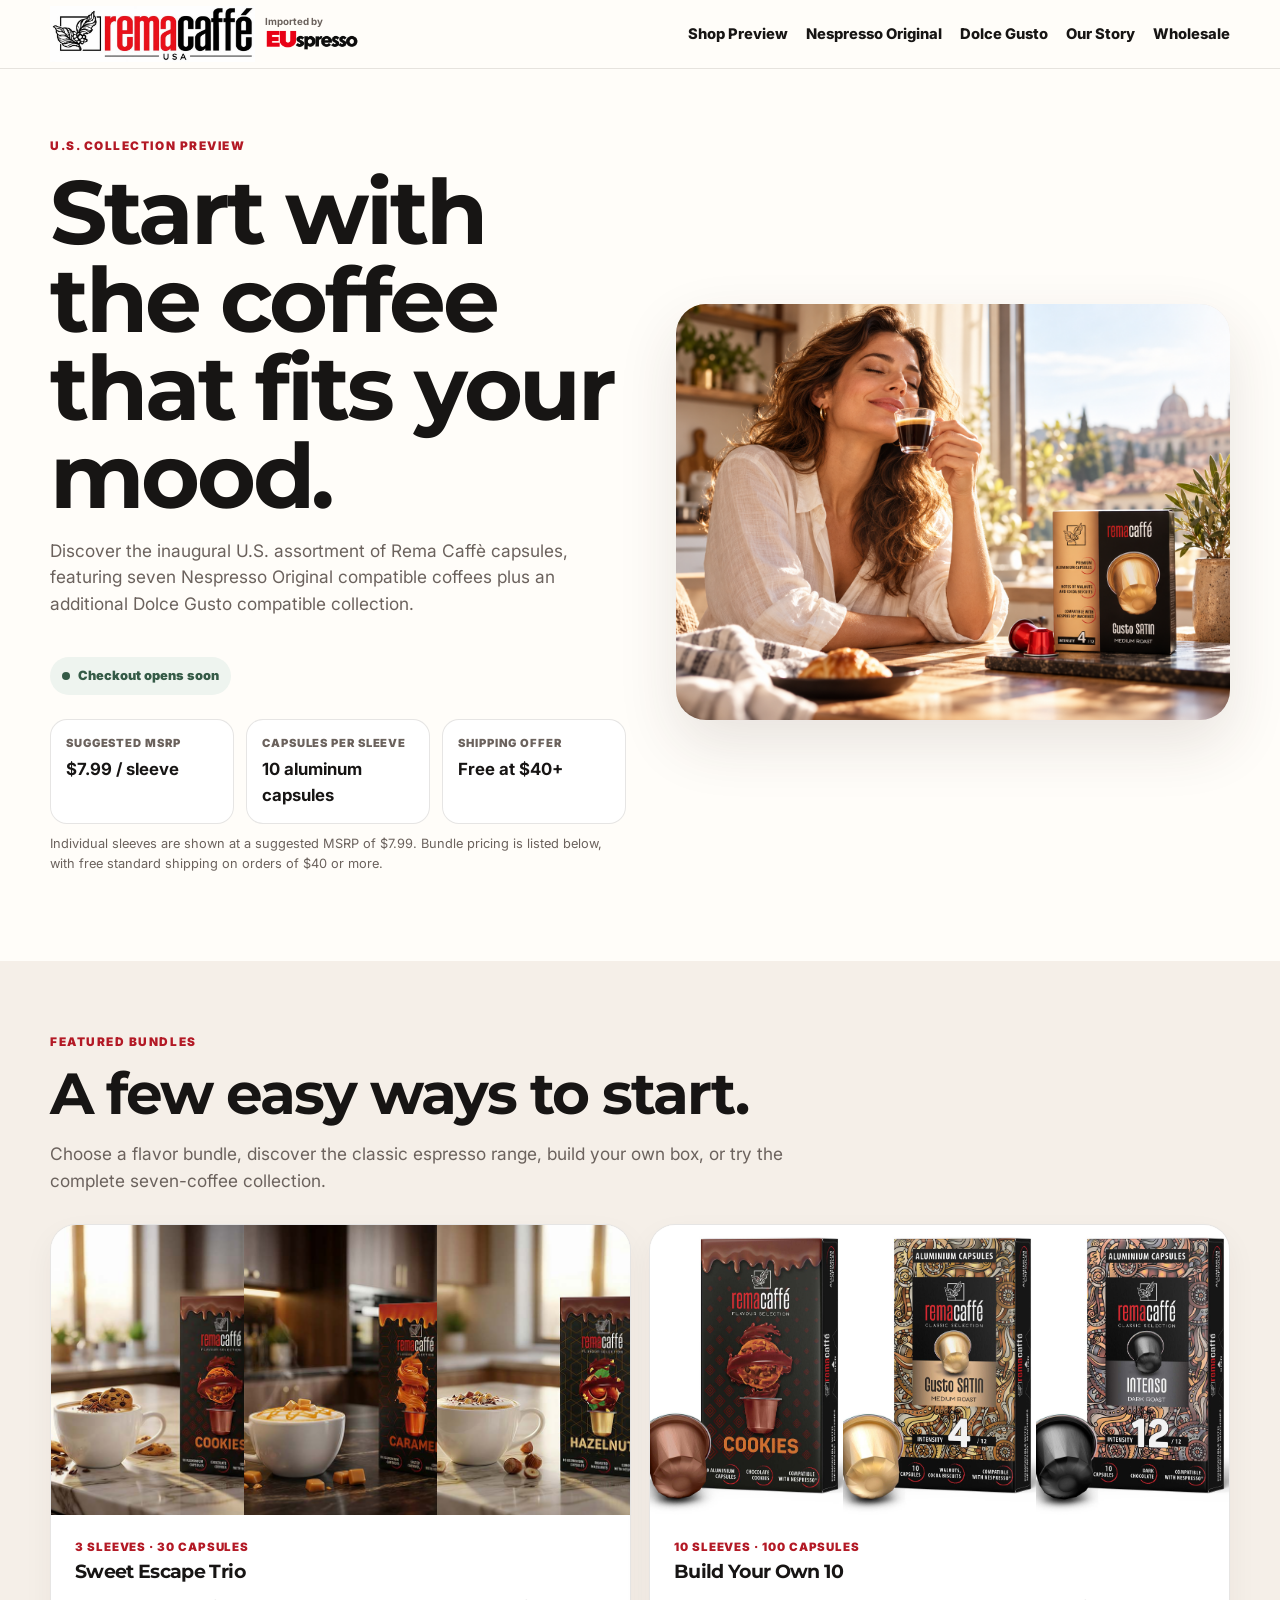
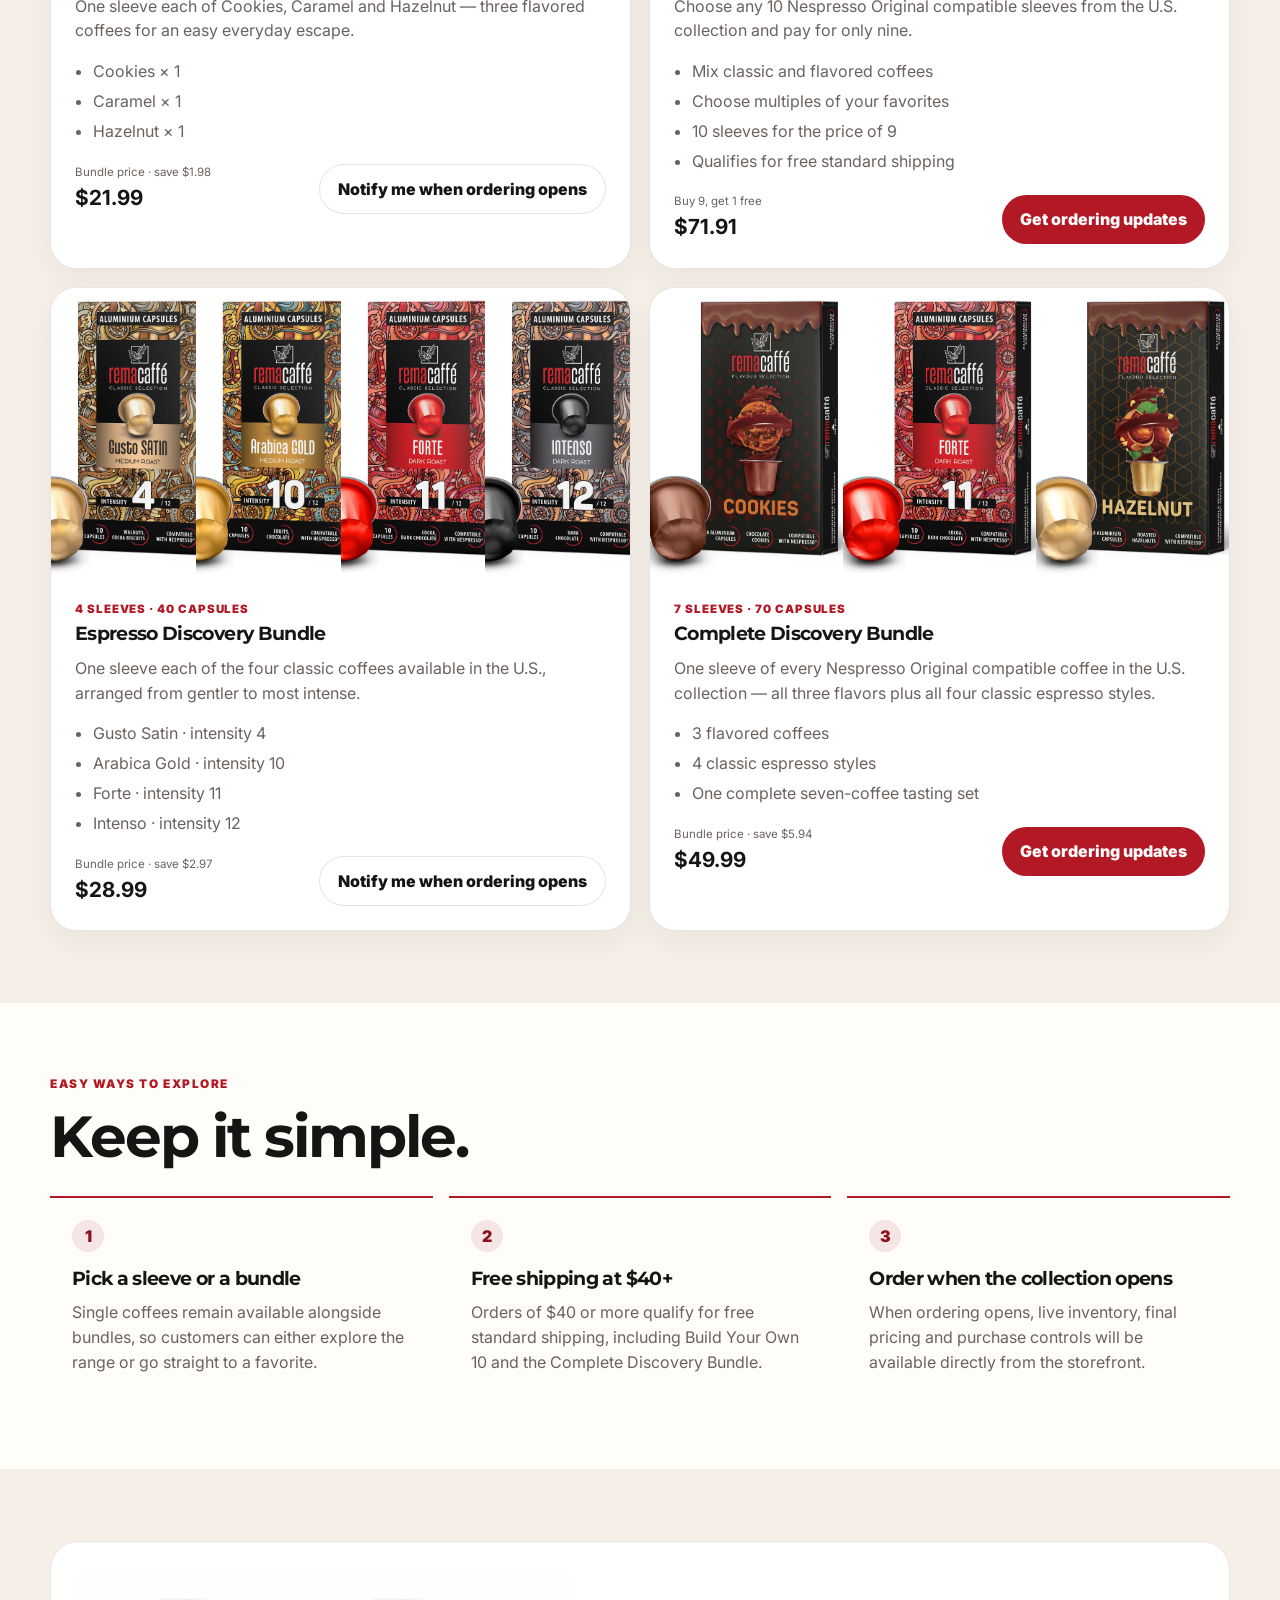
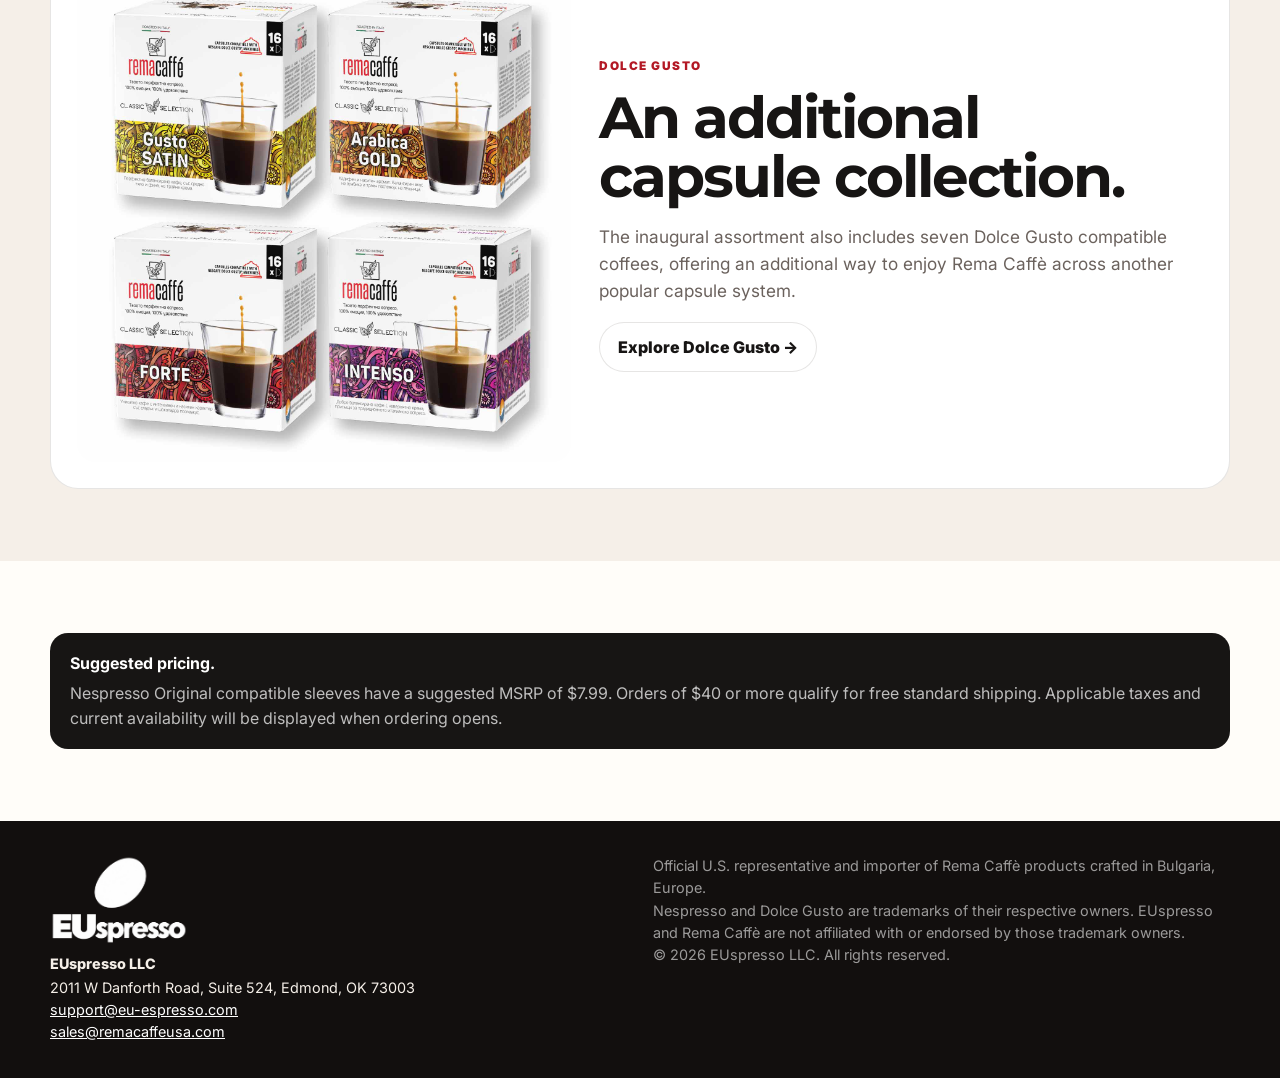
<file: shop/index.html>
<!DOCTYPE html>
<html lang="en"><head><meta charset="UTF-8"><title>Rema Caffè U.S. Shop Preview | EUspresso</title><meta name="description" content="Preview the Rema Caffè U.S. collection bundles: Sweet Escape Trio, Espresso Discovery Bundle, Build Your Own 10 and Complete Discovery Bundle."><link rel="canonical" href="https://eu-espresso.com/shop/"><meta property="og:title" content="Rema Caffè U.S. Shop Preview"><meta property="og:description" content="Explore the Sweet Escape Trio, Espresso Discovery Bundle, Build Your Own 10, and Complete Discovery Bundle. Checkout opens soon."><meta property="og:image" content="https://eu-espresso.com/assets/hero-rema-product-placement.png"><meta property="og:type" content="website"><meta property="og:url" content="https://eu-espresso.com/shop/"><link rel="icon" type="image/png" sizes="32x32" href="/assets/favicon-32.png">
<link rel="icon" type="image/png" sizes="64x64" href="/assets/favicon-64.png">
<link rel="apple-touch-icon" sizes="180x180" href="/assets/apple-touch-icon.png">
<meta name="viewport" content="width=device-width, initial-scale=1"><link rel="stylesheet" href="../assets/shop.css"></head>
<body><nav class="top-nav"><div class="nav-inner"><a class="nav-brand" href="../" aria-label="Rema Caffè USA, imported by EUspresso"><img class="rema-logo" src="/assets/rema-caffe-usa-header.jpg" alt="Rema Caffè USA"><span class="brand-import"><span>Imported by</span><img class="brand-import-logo" src="/assets/euspresso-wordmark.png" alt="EUspresso"></span></a><div class="nav-links"><a href="./">Shop Preview</a><a href="../#nespresso-collection">Nespresso Original</a><a href="../dolce-gusto/">Dolce Gusto</a><a href="../#story">Our Story</a><a href="../#wholesale">Wholesale</a></div></div></nav><main>
<section class="wrap hero"><div><div class="eyebrow">U.S. collection preview</div><h1>Start with the coffee that fits your mood.</h1><p class="copy">Discover the inaugural U.S. assortment of Rema Caffè capsules, featuring seven Nespresso Original compatible coffees plus an additional Dolce Gusto compatible collection.</p><div class="status">Checkout opens soon</div><div class="price-strip"><div class="price-fact"><small>Suggested MSRP</small><strong>$7.99 / sleeve</strong></div><div class="price-fact"><small>Capsules per sleeve</small><strong>10 aluminum capsules</strong></div><div class="price-fact"><small>Shipping offer</small><strong>Free at $40+</strong></div></div><p class="fine">Individual sleeves are shown at a suggested MSRP of $7.99. Bundle pricing is listed below, with free standard shipping on orders of $40 or more.</p></div><div class="hero-image"><img src="../assets/hero-rema-product-placement.png" alt="Woman enjoying espresso beside Rema Caffè capsules in a sunlit European-style kitchen"></div></section>
<section id="packs" class="section alt"><div class="wrap"><div class="section-head"><div class="eyebrow">Featured bundles</div><h2>A few easy ways to start.</h2><p class="copy">Choose a flavor bundle, discover the classic espresso range, build your own box, or try the complete seven-coffee collection.</p></div><div class="pack-grid">
<article class="pack"><div class="pack-visual"><img src="../assets/rema-cookies-lifestyle.jpg" alt="Rema Caffè Cookies"><img src="../assets/rema-caramel-lifestyle.jpg" alt="Rema Caffè Caramel"><img src="../assets/rema-hazelnut-lifestyle.jpg" alt="Rema Caffè Hazelnut"></div><div class="pack-body"><div class="pack-meta">3 sleeves · 30 capsules</div><h3>Sweet Escape Trio</h3><p>One sleeve each of Cookies, Caramel and Hazelnut — three flavored coffees for an easy everyday escape.</p><ul class="pack-list"><li>Cookies × 1</li><li>Caramel × 1</li><li>Hazelnut × 1</li></ul><div class="pack-footer"><div class="working-price"><small>Bundle price · save $1.98</small><strong>$21.99</strong></div><a class="btn btn-secondary" href="mailto:support@eu-espresso.com?subject=Rema%20Caffe%20Sweet%20Escape%20Trio%20Updates">Notify me when ordering opens</a></div></div></article>
<article class="pack"><div class="pack-visual"><img src="../assets/rema-cookies-box-caps.jpg" alt="Rema Caffè Cookies"><img src="../assets/rema-gusto-satin-box-caps.jpg" alt="Rema Caffè Gusto Satin"><img src="../assets/rema-intenso-box-caps.jpg" alt="Rema Caffè Intenso"></div><div class="pack-body"><div class="pack-meta">10 sleeves · 100 capsules</div><h3>Build Your Own 10</h3><p>Choose any 10 Nespresso Original compatible sleeves from the U.S. collection and pay for only nine.</p><ul class="pack-list"><li>Mix classic and flavored coffees</li><li>Choose multiples of your favorites</li><li>10 sleeves for the price of 9</li><li>Qualifies for free standard shipping</li></ul><div class="pack-footer"><div class="working-price"><small>Buy 9, get 1 free</small><strong>$71.91</strong></div><a class="btn btn-primary" href="mailto:support@eu-espresso.com?subject=Rema%20Caffe%20Build%20Your%20Own%2010%20Updates">Get ordering updates</a></div></div></article>
<article class="pack"><div class="pack-visual four"><img src="../assets/rema-gusto-satin-box-caps.jpg" alt="Rema Caffè Gusto Satin"><img src="../assets/rema-arabica-gold-box-caps.jpg" alt="Rema Caffè Arabica Gold"><img src="../assets/rema-forte-box-caps.jpg" alt="Rema Caffè Forte"><img src="../assets/rema-intenso-box-caps.jpg" alt="Rema Caffè Intenso"></div><div class="pack-body"><div class="pack-meta">4 sleeves · 40 capsules</div><h3>Espresso Discovery Bundle</h3><p>One sleeve each of the four classic coffees available in the U.S., arranged from gentler to most intense.</p><ul class="pack-list"><li>Gusto Satin · intensity 4</li><li>Arabica Gold · intensity 10</li><li>Forte · intensity 11</li><li>Intenso · intensity 12</li></ul><div class="pack-footer"><div class="working-price"><small>Bundle price · save $2.97</small><strong>$28.99</strong></div><a class="btn btn-secondary" href="mailto:support@eu-espresso.com?subject=Rema%20Caffe%20Espresso%20Discovery%20Bundle%20Updates">Notify me when ordering opens</a></div></div></article>
<article class="pack"><div class="pack-visual"><img src="../assets/rema-cookies-box-caps.jpg" alt="Rema Caffè Cookies"><img src="../assets/rema-forte-box-caps.jpg" alt="Rema Caffè Forte"><img src="../assets/rema-hazelnut-box-caps.jpg" alt="Rema Caffè Hazelnut"></div><div class="pack-body"><div class="pack-meta">7 sleeves · 70 capsules</div><h3>Complete Discovery Bundle</h3><p>One sleeve of every Nespresso Original compatible coffee in the U.S. collection — all three flavors plus all four classic espresso styles.</p><ul class="pack-list"><li>3 flavored coffees</li><li>4 classic espresso styles</li><li>One complete seven-coffee tasting set</li></ul><div class="pack-footer"><div class="working-price"><small>Bundle price · save $5.94</small><strong>$49.99</strong></div><a class="btn btn-primary" href="mailto:support@eu-espresso.com?subject=Rema%20Caffe%20Complete%20Discovery%20Bundle%20Updates">Get ordering updates</a></div></div></article>
</div></div></section>
<section class="section"><div class="wrap"><div class="section-head"><div class="eyebrow">Easy ways to explore</div><h2>Keep it simple.</h2></div><div class="how-grid"><article class="how"><span>1</span><h3>Pick a sleeve or a bundle</h3><p>Single coffees remain available alongside bundles, so customers can either explore the range or go straight to a favorite.</p></article><article class="how"><span>2</span><h3>Free shipping at $40+</h3><p>Orders of $40 or more qualify for free standard shipping, including Build Your Own 10 and the Complete Discovery Bundle.</p></article><article class="how"><span>3</span><h3>Order when the collection opens</h3><p>When ordering opens, live inventory, final pricing and purchase controls will be available directly from the storefront.</p></article></div></div></section>
<section class="section alt"><div class="wrap"><div class="dg-panel"><img src="../assets/rema-dolce-gusto-all.jpg" alt="Rema Caffè Dolce Gusto compatible collection"><div><div class="eyebrow">Dolce Gusto</div><h2>An additional capsule collection.</h2><p class="copy">The inaugural assortment also includes seven Dolce Gusto compatible coffees, offering an additional way to enjoy Rema Caffè across another popular capsule system.</p><a class="btn btn-secondary" href="../dolce-gusto/">Explore Dolce Gusto →</a></div></div></div></section>
<section class="section"><div class="wrap"><div class="notice"><strong>Suggested pricing.</strong><p>Nespresso Original compatible sleeves have a suggested MSRP of $7.99. Orders of $40 or more qualify for free standard shipping. Applicable taxes and current availability will be displayed when ordering opens.</p></div></div></section>
</main><footer><div class="footer-inner"><div><img class="footer-logo" src="/assets/euspresso-logo-white.png" alt="EUspresso"><div class="footer-company">EUspresso LLC</div>2011 W Danforth Road, Suite 524, Edmond, OK 73003<br><a href="mailto:support@eu-espresso.com">support@eu-espresso.com</a><br><a href="mailto:sales@remacaffeusa.com">sales@remacaffeusa.com</a></div><div class="footer-muted">Official U.S. representative and importer of Rema Caffè products crafted in Bulgaria, Europe.<br>Nespresso and Dolce Gusto are trademarks of their respective owners. EUspresso and Rema Caffè are not affiliated with or endorsed by those trademark owners.<br>&copy; <span id="year"></span> EUspresso LLC. All rights reserved.</div></div></footer><script>document.getElementById("year").textContent=new Date().getFullYear();</script></body></html>
</file>
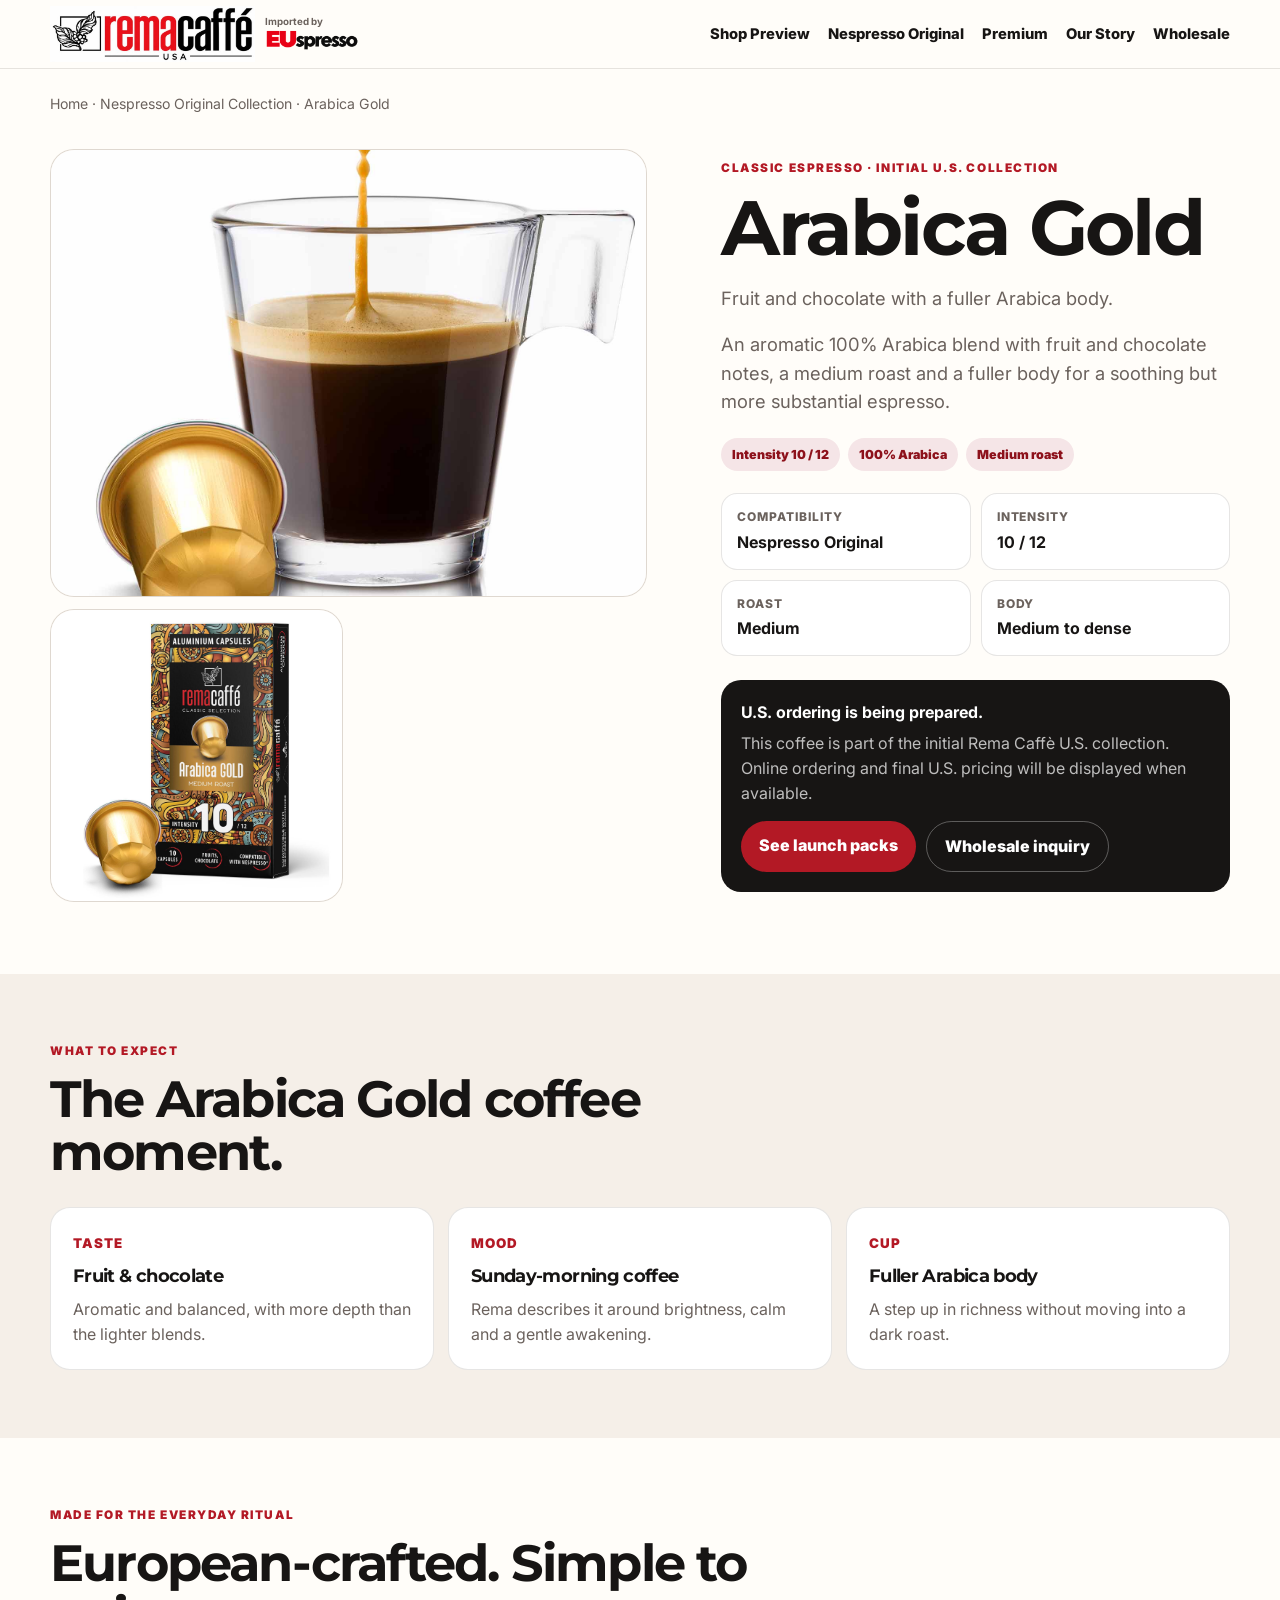
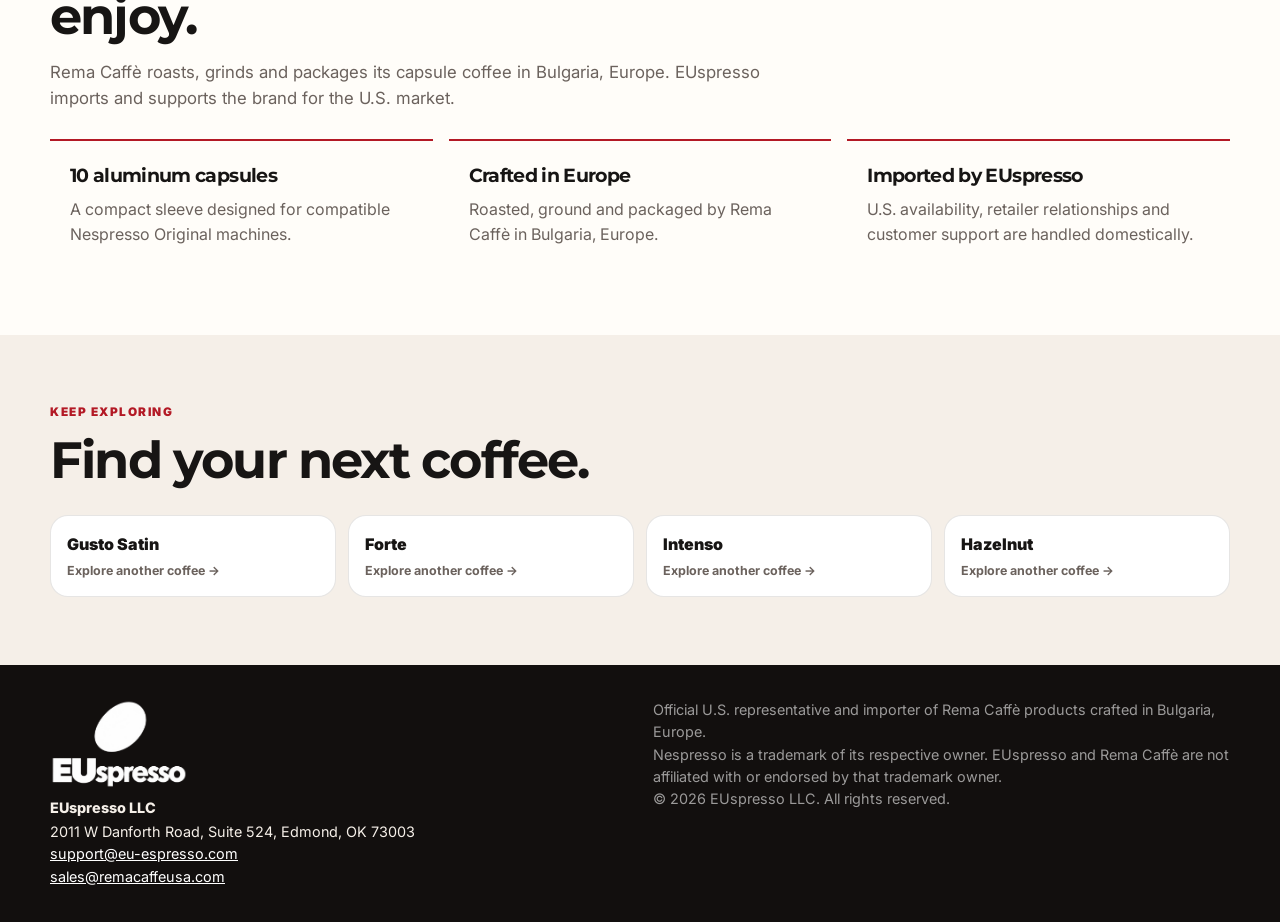
<file: products/arabica-gold/index.html>
<!DOCTYPE html>
<html lang="en">
<head>
  <meta charset="UTF-8">
  <title>Rema Caffè Arabica Gold | EUspresso USA</title>
  <meta name="description" content="Rema Caffè Arabica Gold Nespresso Original compatible capsules — intensity 10/12, 100% Arabica, fruit and chocolate notes.">
  <link rel="canonical" href="https://eu-espresso.com/products/arabica-gold/">
  <meta property="og:title" content="Rema Caffè Arabica Gold | EUspresso USA">
  <meta property="og:description" content="Rema Caffè Arabica Gold Nespresso Original compatible capsules — intensity 10/12, 100% Arabica, fruit and chocolate notes.">
  <meta property="og:image" content="https://eu-espresso.com/assets/rema-arabica-gold-cup-caps.jpg">
  <meta property="og:type" content="product">
  <meta property="og:url" content="https://eu-espresso.com/products/arabica-gold/">
  <link rel="icon" type="image/png" sizes="32x32" href="/assets/favicon-32.png">
<link rel="icon" type="image/png" sizes="64x64" href="/assets/favicon-64.png">
<link rel="apple-touch-icon" sizes="180x180" href="/assets/apple-touch-icon.png">
<meta name="viewport" content="width=device-width, initial-scale=1">
  <link rel="stylesheet" href="../../assets/product.css">
  <script type="application/ld+json">
  {"@context":"https://schema.org","@type":"Product","name":"Rema Caffè Arabica Gold","brand":{"@type":"Brand","name":"Rema Caffè"},"description":"Rema Caffè Arabica Gold Nespresso Original compatible capsules — intensity 10/12, 100% Arabica, fruit and chocolate notes.","image":["https://eu-espresso.com/assets/rema-arabica-gold-cup-caps.jpg","https://eu-espresso.com/assets/rema-arabica-gold-box-caps.jpg"]}
  </script>
</head>
<body>
<nav class="top-nav" aria-label="Primary navigation">
  <div class="nav-inner">
    <a class="nav-brand" href="../../" aria-label="Rema Caffè USA, imported by EUspresso">
      <img class="rema-logo" src="/assets/rema-caffe-usa-header.jpg" alt="Rema Caffè USA">
      <span class="brand-import"><span>Imported by</span><img class="brand-import-logo" src="/assets/euspresso-wordmark.png" alt="EUspresso"></span>
    </a>
    <div class="nav-links">
      <a href="../../shop/">Shop Preview</a><a href="../../#nespresso-collection">Nespresso Original</a>
      <a href="../../#premium">Premium</a>
      <a href="../../#story">Our Story</a>
      <a href="../../#wholesale">Wholesale</a>
    </div>
  </div>
</nav>

<main>
  <div class="wrap breadcrumb"><a href="../../">Home</a> · <a href="../../#nespresso-collection">Nespresso Original Collection</a> · Arabica Gold</div>

  <section class="wrap hero">
    <div class="gallery">
      <figure><img src="../../assets/rema-arabica-gold-cup-caps.jpg" alt="Rema Caffè Arabica Gold coffee capsules"></figure>
      <figure><img src="../../assets/rema-arabica-gold-box-caps.jpg" alt="Rema Caffè Arabica Gold packaging and capsule"></figure>
    </div>
    <div>
      <div class="eyebrow">Classic Espresso · Initial U.S. collection</div>
      <h1>Arabica Gold</h1>
      <p class="lede">Fruit and chocolate with a fuller Arabica body.</p>
      <p class="lede">An aromatic 100% Arabica blend with fruit and chocolate notes, a medium roast and a fuller body for a soothing but more substantial espresso.</p>
      <div class="tags"><span class="tag">Intensity 10 / 12</span>
<span class="tag">100% Arabica</span>
<span class="tag">Medium roast</span></div>
      <div class="facts"><div class="fact"><span>Compatibility</span><strong>Nespresso Original</strong></div>
<div class="fact"><span>Intensity</span><strong>10 / 12</strong></div>
<div class="fact"><span>Roast</span><strong>Medium</strong></div>
<div class="fact"><span>Body</span><strong>Medium to dense</strong></div></div>
      <div class="launch-box">
        <strong>U.S. ordering is being prepared.</strong>
        <p>This coffee is part of the initial Rema Caffè U.S. collection. Online ordering and final U.S. pricing will be displayed when available.</p>
        <div class="actions">
          <a class="btn btn-primary" href="../../shop/">See launch packs</a>
          <a class="btn btn-secondary" href="mailto:support@eu-espresso.com?subject=Wholesale%20Inquiry%20-%20Rema%20Caffe%20Arabica%20Gold">Wholesale inquiry</a>
        </div>
      </div>
    </div>
  </section>

  <section class="section alt">
    <div class="wrap">
      <div class="section-head">
        <div class="eyebrow">What to expect</div>
        <h2>The Arabica Gold coffee moment.</h2>
      </div>
      <div class="expect-grid"><article class="expect"><small>Taste</small><h3>Fruit & chocolate</h3><p>Aromatic and balanced, with more depth than the lighter blends.</p></article>
<article class="expect"><small>Mood</small><h3>Sunday-morning coffee</h3><p>Rema describes it around brightness, calm and a gentle awakening.</p></article>
<article class="expect"><small>Cup</small><h3>Fuller Arabica body</h3><p>A step up in richness without moving into a dark roast.</p></article></div>
    </div>
  </section>

  <section class="section">
    <div class="wrap">
      <div class="section-head">
        <div class="eyebrow">Made for the everyday ritual</div>
        <h2>European-crafted. Simple to enjoy.</h2>
        <p class="section-copy">Rema Caffè roasts, grinds and packages its capsule coffee in Bulgaria, Europe. EUspresso imports and supports the brand for the U.S. market.</p>
      </div>
      <div class="proof-grid">
        <article class="proof"><h3>10 aluminum capsules</h3><p>A compact sleeve designed for compatible Nespresso Original machines.</p></article>
        <article class="proof"><h3>Crafted in Europe</h3><p>Roasted, ground and packaged by Rema Caffè in Bulgaria, Europe.</p></article>
        <article class="proof"><h3>Imported by EUspresso</h3><p>U.S. availability, retailer relationships and customer support are handled domestically.</p></article>
      </div>
    </div>
  </section>

  <section class="section alt">
    <div class="wrap">
      <div class="section-head"><div class="eyebrow">Keep exploring</div><h2>Find your next coffee.</h2></div>
      <div class="more-grid"><a class="more-card" href="../gusto-satin/">Gusto Satin<span>Explore another coffee →</span></a>
<a class="more-card" href="../forte/">Forte<span>Explore another coffee →</span></a>
<a class="more-card" href="../intenso/">Intenso<span>Explore another coffee →</span></a>
<a class="more-card" href="../hazelnut/">Hazelnut<span>Explore another coffee →</span></a></div>
    </div>
  </section>
</main>

<footer>
  <div class="footer-inner">
    <div><img class="footer-logo" src="/assets/euspresso-logo-white.png" alt="EUspresso"><div class="footer-company">EUspresso LLC</div>2011 W Danforth Road, Suite 524, Edmond, OK 73003<br><a href="mailto:support@eu-espresso.com">support@eu-espresso.com</a><br><a href="mailto:sales@remacaffeusa.com">sales@remacaffeusa.com</a></div>
    <div class="footer-muted">Official U.S. representative and importer of Rema Caffè products crafted in Bulgaria, Europe.<br>Nespresso is a trademark of its respective owner. EUspresso and Rema Caffè are not affiliated with or endorsed by that trademark owner.<br>&copy; <span id="year"></span> EUspresso LLC. All rights reserved.</div>
  </div>
</footer>
<script>document.getElementById("year").textContent=new Date().getFullYear();</script>
</body>
</html>
</file>
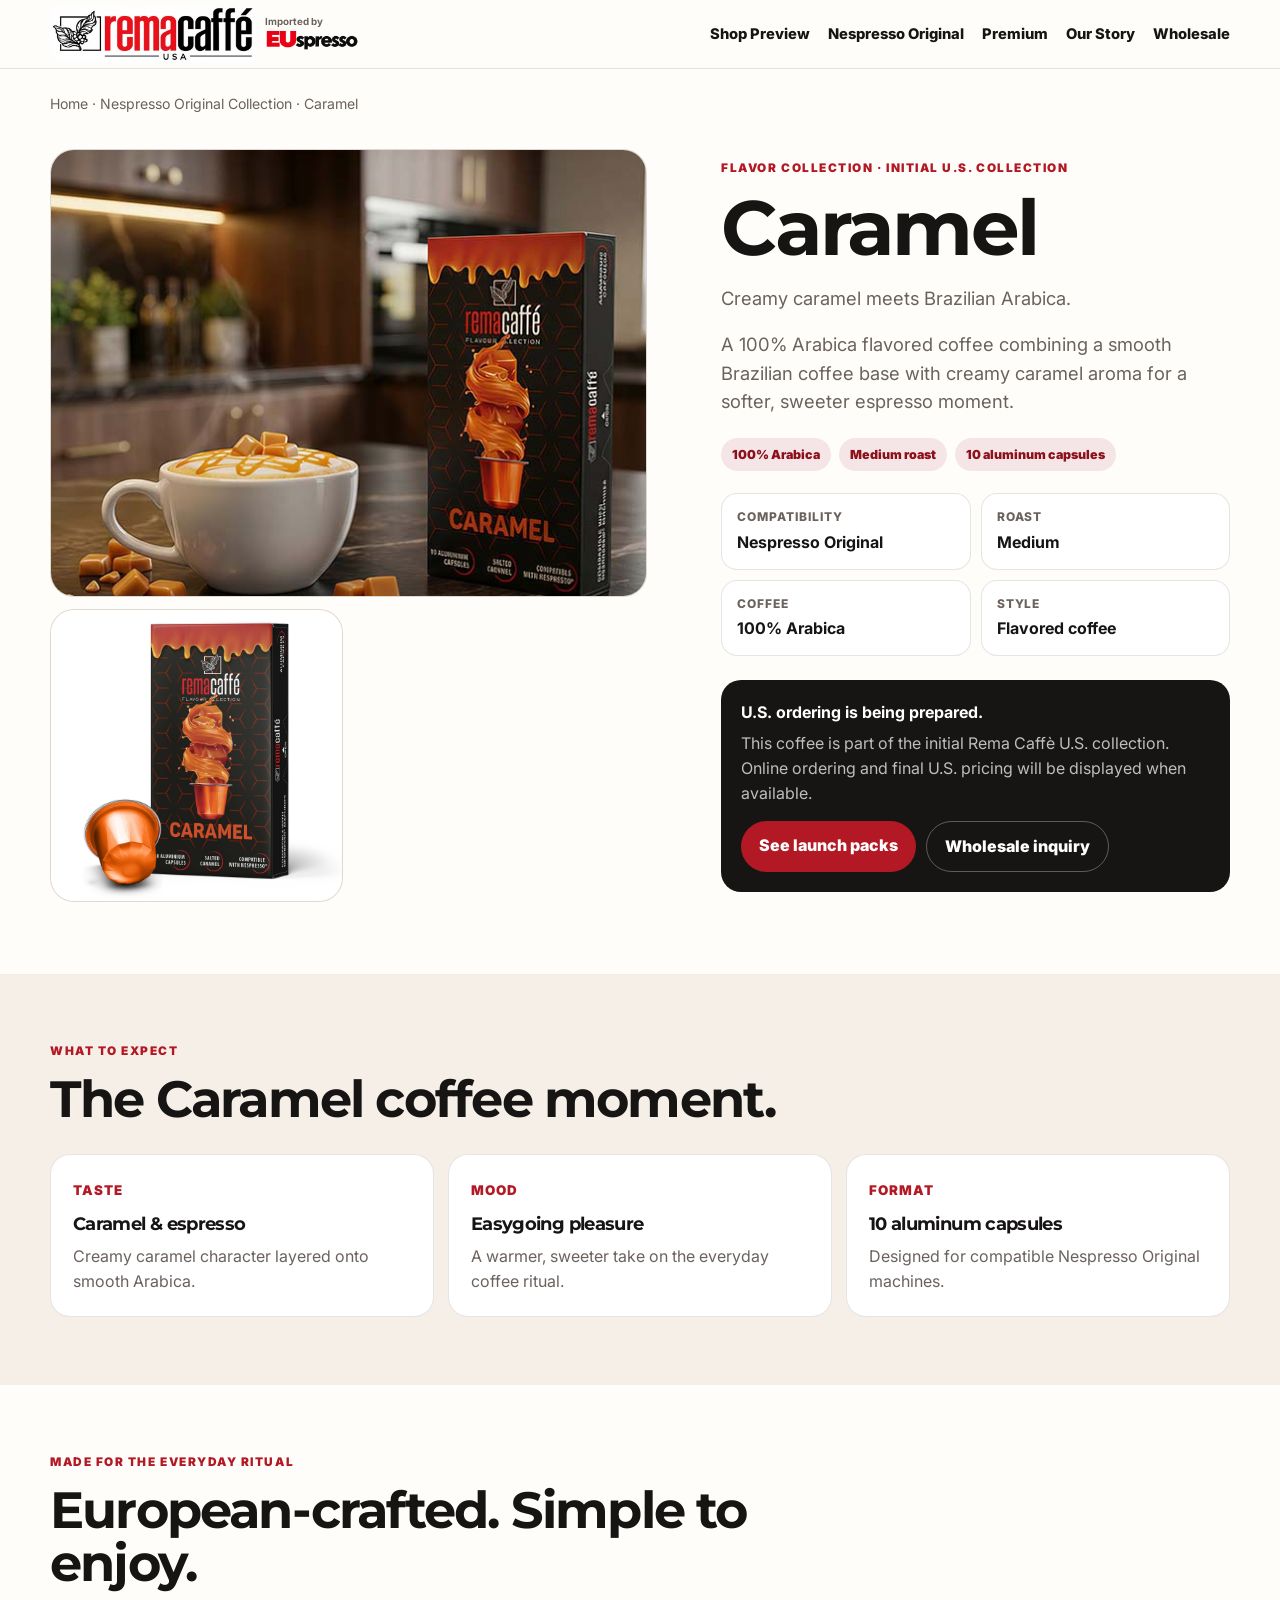
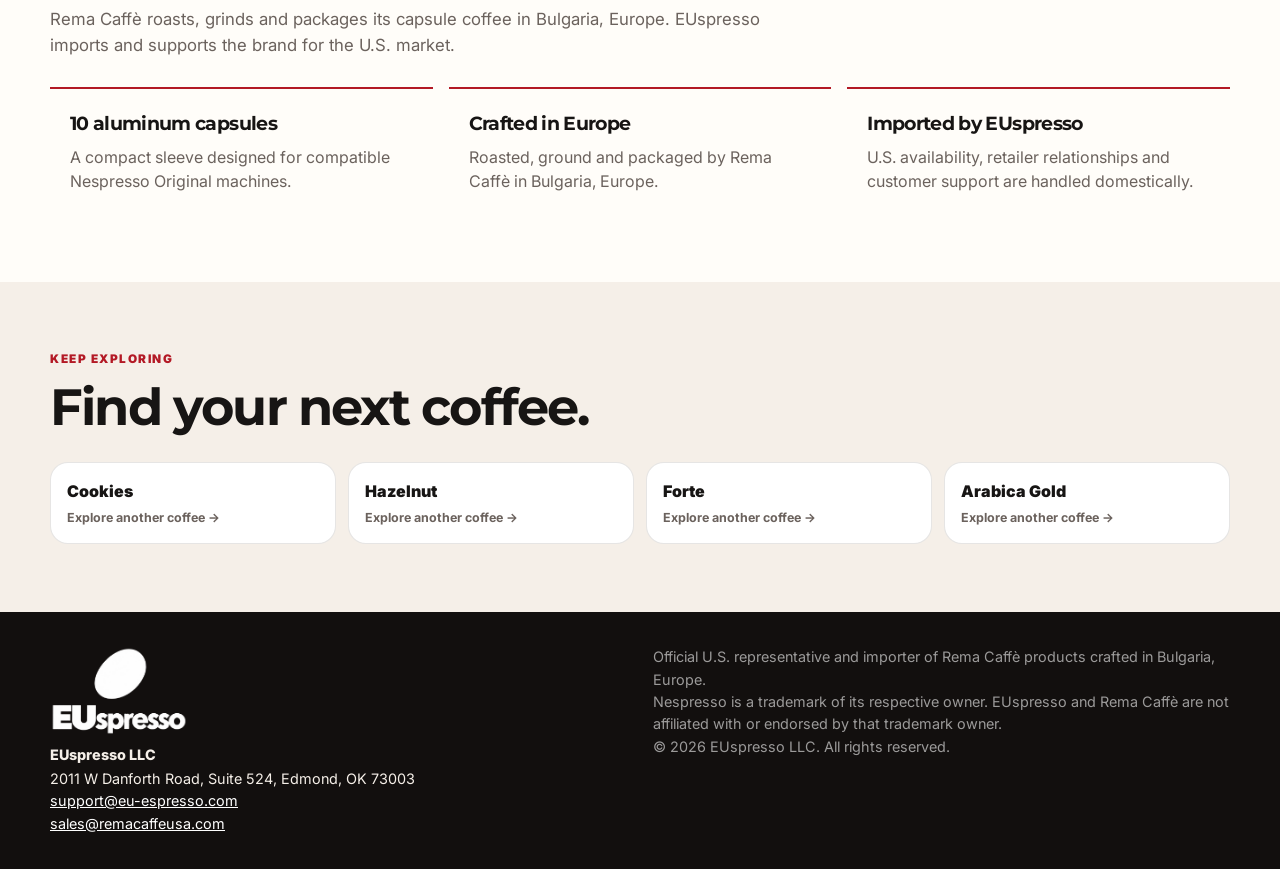
<file: products/caramel/index.html>
<!DOCTYPE html>
<html lang="en">
<head>
  <meta charset="UTF-8">
  <title>Rema Caffè Caramel | EUspresso USA</title>
  <meta name="description" content="Rema Caffè Caramel Nespresso Original compatible capsules — 10 aluminum capsules, 100% Arabica with creamy caramel aroma.">
  <link rel="canonical" href="https://eu-espresso.com/products/caramel/">
  <meta property="og:title" content="Rema Caffè Caramel | EUspresso USA">
  <meta property="og:description" content="Rema Caffè Caramel Nespresso Original compatible capsules — 10 aluminum capsules, 100% Arabica with creamy caramel aroma.">
  <meta property="og:image" content="https://eu-espresso.com/assets/rema-caramel-lifestyle.jpg">
  <meta property="og:type" content="product">
  <meta property="og:url" content="https://eu-espresso.com/products/caramel/">
  <link rel="icon" type="image/png" sizes="32x32" href="/assets/favicon-32.png">
<link rel="icon" type="image/png" sizes="64x64" href="/assets/favicon-64.png">
<link rel="apple-touch-icon" sizes="180x180" href="/assets/apple-touch-icon.png">
<meta name="viewport" content="width=device-width, initial-scale=1">
  <link rel="stylesheet" href="../../assets/product.css">
  <script type="application/ld+json">
  {"@context":"https://schema.org","@type":"Product","name":"Rema Caffè Caramel","brand":{"@type":"Brand","name":"Rema Caffè"},"description":"Rema Caffè Caramel Nespresso Original compatible capsules — 10 aluminum capsules, 100% Arabica with creamy caramel aroma.","image":["https://eu-espresso.com/assets/rema-caramel-lifestyle.jpg","https://eu-espresso.com/assets/rema-caramel-box-caps.jpg"]}
  </script>
</head>
<body>
<nav class="top-nav" aria-label="Primary navigation">
  <div class="nav-inner">
    <a class="nav-brand" href="../../" aria-label="Rema Caffè USA, imported by EUspresso">
      <img class="rema-logo" src="/assets/rema-caffe-usa-header.jpg" alt="Rema Caffè USA">
      <span class="brand-import"><span>Imported by</span><img class="brand-import-logo" src="/assets/euspresso-wordmark.png" alt="EUspresso"></span>
    </a>
    <div class="nav-links">
      <a href="../../shop/">Shop Preview</a><a href="../../#nespresso-collection">Nespresso Original</a>
      <a href="../../#premium">Premium</a>
      <a href="../../#story">Our Story</a>
      <a href="../../#wholesale">Wholesale</a>
    </div>
  </div>
</nav>

<main>
  <div class="wrap breadcrumb"><a href="../../">Home</a> · <a href="../../#nespresso-collection">Nespresso Original Collection</a> · Caramel</div>

  <section class="wrap hero">
    <div class="gallery">
      <figure><img src="../../assets/rema-caramel-lifestyle.jpg" alt="Rema Caffè Caramel coffee capsules"></figure>
      <figure><img src="../../assets/rema-caramel-box-caps.jpg" alt="Rema Caffè Caramel packaging and capsule"></figure>
    </div>
    <div>
      <div class="eyebrow">Flavor Collection · Initial U.S. collection</div>
      <h1>Caramel</h1>
      <p class="lede">Creamy caramel meets Brazilian Arabica.</p>
      <p class="lede">A 100% Arabica flavored coffee combining a smooth Brazilian coffee base with creamy caramel aroma for a softer, sweeter espresso moment.</p>
      <div class="tags"><span class="tag">100% Arabica</span>
<span class="tag">Medium roast</span>
<span class="tag">10 aluminum capsules</span></div>
      <div class="facts"><div class="fact"><span>Compatibility</span><strong>Nespresso Original</strong></div>
<div class="fact"><span>Roast</span><strong>Medium</strong></div>
<div class="fact"><span>Coffee</span><strong>100% Arabica</strong></div>
<div class="fact"><span>Style</span><strong>Flavored coffee</strong></div></div>
      <div class="launch-box">
        <strong>U.S. ordering is being prepared.</strong>
        <p>This coffee is part of the initial Rema Caffè U.S. collection. Online ordering and final U.S. pricing will be displayed when available.</p>
        <div class="actions">
          <a class="btn btn-primary" href="../../shop/">See launch packs</a>
          <a class="btn btn-secondary" href="mailto:support@eu-espresso.com?subject=Wholesale%20Inquiry%20-%20Rema%20Caffe%20Caramel">Wholesale inquiry</a>
        </div>
      </div>
    </div>
  </section>

  <section class="section alt">
    <div class="wrap">
      <div class="section-head">
        <div class="eyebrow">What to expect</div>
        <h2>The Caramel coffee moment.</h2>
      </div>
      <div class="expect-grid"><article class="expect"><small>Taste</small><h3>Caramel & espresso</h3><p>Creamy caramel character layered onto smooth Arabica.</p></article>
<article class="expect"><small>Mood</small><h3>Easygoing pleasure</h3><p>A warmer, sweeter take on the everyday coffee ritual.</p></article>
<article class="expect"><small>Format</small><h3>10 aluminum capsules</h3><p>Designed for compatible Nespresso Original machines.</p></article></div>
    </div>
  </section>

  <section class="section">
    <div class="wrap">
      <div class="section-head">
        <div class="eyebrow">Made for the everyday ritual</div>
        <h2>European-crafted. Simple to enjoy.</h2>
        <p class="section-copy">Rema Caffè roasts, grinds and packages its capsule coffee in Bulgaria, Europe. EUspresso imports and supports the brand for the U.S. market.</p>
      </div>
      <div class="proof-grid">
        <article class="proof"><h3>10 aluminum capsules</h3><p>A compact sleeve designed for compatible Nespresso Original machines.</p></article>
        <article class="proof"><h3>Crafted in Europe</h3><p>Roasted, ground and packaged by Rema Caffè in Bulgaria, Europe.</p></article>
        <article class="proof"><h3>Imported by EUspresso</h3><p>U.S. availability, retailer relationships and customer support are handled domestically.</p></article>
      </div>
    </div>
  </section>

  <section class="section alt">
    <div class="wrap">
      <div class="section-head"><div class="eyebrow">Keep exploring</div><h2>Find your next coffee.</h2></div>
      <div class="more-grid"><a class="more-card" href="../cookies/">Cookies<span>Explore another coffee →</span></a>
<a class="more-card" href="../hazelnut/">Hazelnut<span>Explore another coffee →</span></a>
<a class="more-card" href="../forte/">Forte<span>Explore another coffee →</span></a>
<a class="more-card" href="../arabica-gold/">Arabica Gold<span>Explore another coffee →</span></a></div>
    </div>
  </section>
</main>

<footer>
  <div class="footer-inner">
    <div><img class="footer-logo" src="/assets/euspresso-logo-white.png" alt="EUspresso"><div class="footer-company">EUspresso LLC</div>2011 W Danforth Road, Suite 524, Edmond, OK 73003<br><a href="mailto:support@eu-espresso.com">support@eu-espresso.com</a><br><a href="mailto:sales@remacaffeusa.com">sales@remacaffeusa.com</a></div>
    <div class="footer-muted">Official U.S. representative and importer of Rema Caffè products crafted in Bulgaria, Europe.<br>Nespresso is a trademark of its respective owner. EUspresso and Rema Caffè are not affiliated with or endorsed by that trademark owner.<br>&copy; <span id="year"></span> EUspresso LLC. All rights reserved.</div>
  </div>
</footer>
<script>document.getElementById("year").textContent=new Date().getFullYear();</script>
</body>
</html>
</file>
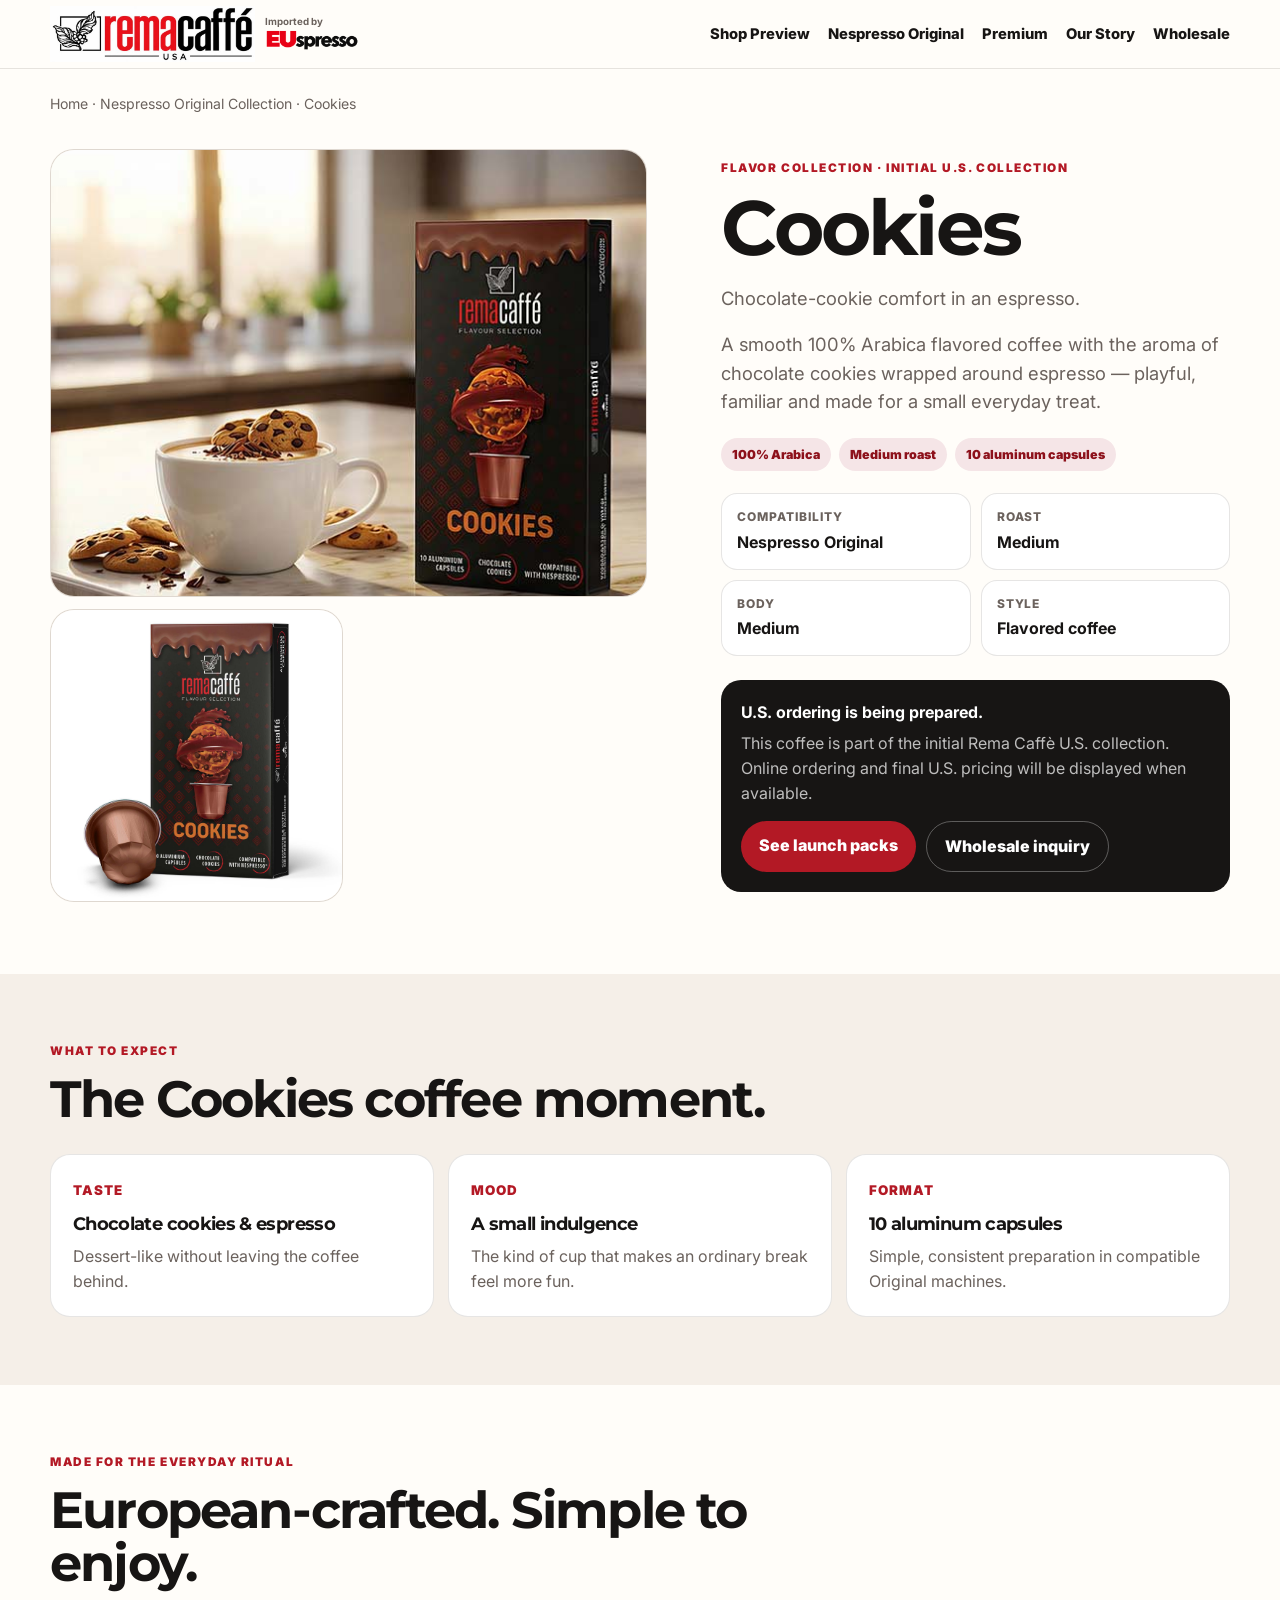
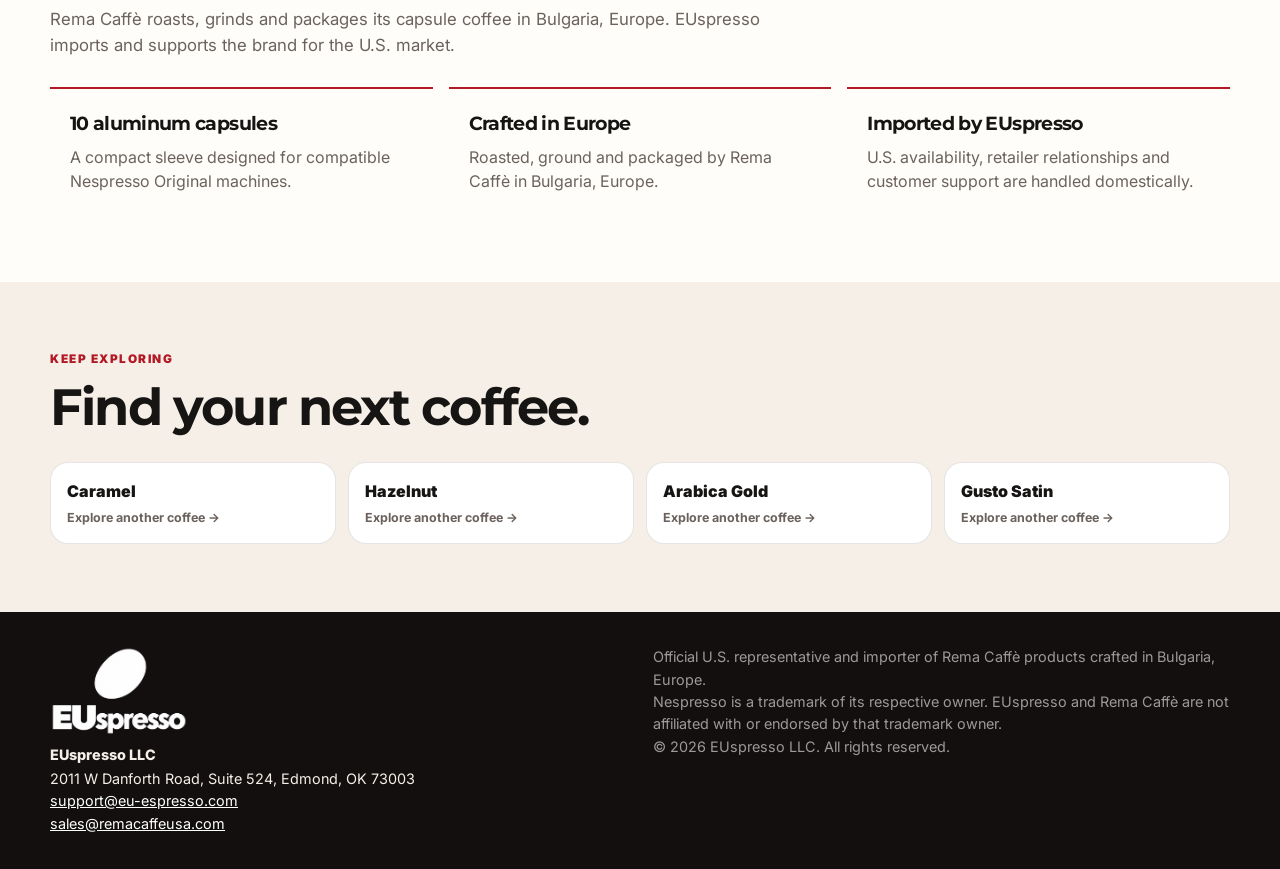
<file: products/cookies/index.html>
<!DOCTYPE html>
<html lang="en">
<head>
  <meta charset="UTF-8">
  <title>Rema Caffè Cookies | EUspresso USA</title>
  <meta name="description" content="Rema Caffè Cookies Nespresso Original compatible capsules — 10 aluminum capsules, 100% Arabica with chocolate-cookie aroma.">
  <link rel="canonical" href="https://eu-espresso.com/products/cookies/">
  <meta property="og:title" content="Rema Caffè Cookies | EUspresso USA">
  <meta property="og:description" content="Rema Caffè Cookies Nespresso Original compatible capsules — 10 aluminum capsules, 100% Arabica with chocolate-cookie aroma.">
  <meta property="og:image" content="https://eu-espresso.com/assets/rema-cookies-lifestyle.jpg">
  <meta property="og:type" content="product">
  <meta property="og:url" content="https://eu-espresso.com/products/cookies/">
  <link rel="icon" type="image/png" sizes="32x32" href="/assets/favicon-32.png">
<link rel="icon" type="image/png" sizes="64x64" href="/assets/favicon-64.png">
<link rel="apple-touch-icon" sizes="180x180" href="/assets/apple-touch-icon.png">
<meta name="viewport" content="width=device-width, initial-scale=1">
  <link rel="stylesheet" href="../../assets/product.css">
  <script type="application/ld+json">
  {"@context":"https://schema.org","@type":"Product","name":"Rema Caffè Cookies","brand":{"@type":"Brand","name":"Rema Caffè"},"description":"Rema Caffè Cookies Nespresso Original compatible capsules — 10 aluminum capsules, 100% Arabica with chocolate-cookie aroma.","image":["https://eu-espresso.com/assets/rema-cookies-lifestyle.jpg","https://eu-espresso.com/assets/rema-cookies-box-caps.jpg"]}
  </script>
</head>
<body>
<nav class="top-nav" aria-label="Primary navigation">
  <div class="nav-inner">
    <a class="nav-brand" href="../../" aria-label="Rema Caffè USA, imported by EUspresso">
      <img class="rema-logo" src="/assets/rema-caffe-usa-header.jpg" alt="Rema Caffè USA">
      <span class="brand-import"><span>Imported by</span><img class="brand-import-logo" src="/assets/euspresso-wordmark.png" alt="EUspresso"></span>
    </a>
    <div class="nav-links">
      <a href="../../shop/">Shop Preview</a><a href="../../#nespresso-collection">Nespresso Original</a>
      <a href="../../#premium">Premium</a>
      <a href="../../#story">Our Story</a>
      <a href="../../#wholesale">Wholesale</a>
    </div>
  </div>
</nav>

<main>
  <div class="wrap breadcrumb"><a href="../../">Home</a> · <a href="../../#nespresso-collection">Nespresso Original Collection</a> · Cookies</div>

  <section class="wrap hero">
    <div class="gallery">
      <figure><img src="../../assets/rema-cookies-lifestyle.jpg" alt="Rema Caffè Cookies coffee capsules"></figure>
      <figure><img src="../../assets/rema-cookies-box-caps.jpg" alt="Rema Caffè Cookies packaging and capsule"></figure>
    </div>
    <div>
      <div class="eyebrow">Flavor Collection · Initial U.S. collection</div>
      <h1>Cookies</h1>
      <p class="lede">Chocolate-cookie comfort in an espresso.</p>
      <p class="lede">A smooth 100% Arabica flavored coffee with the aroma of chocolate cookies wrapped around espresso — playful, familiar and made for a small everyday treat.</p>
      <div class="tags"><span class="tag">100% Arabica</span>
<span class="tag">Medium roast</span>
<span class="tag">10 aluminum capsules</span></div>
      <div class="facts"><div class="fact"><span>Compatibility</span><strong>Nespresso Original</strong></div>
<div class="fact"><span>Roast</span><strong>Medium</strong></div>
<div class="fact"><span>Body</span><strong>Medium</strong></div>
<div class="fact"><span>Style</span><strong>Flavored coffee</strong></div></div>
      <div class="launch-box">
        <strong>U.S. ordering is being prepared.</strong>
        <p>This coffee is part of the initial Rema Caffè U.S. collection. Online ordering and final U.S. pricing will be displayed when available.</p>
        <div class="actions">
          <a class="btn btn-primary" href="../../shop/">See launch packs</a>
          <a class="btn btn-secondary" href="mailto:support@eu-espresso.com?subject=Wholesale%20Inquiry%20-%20Rema%20Caffe%20Cookies">Wholesale inquiry</a>
        </div>
      </div>
    </div>
  </section>

  <section class="section alt">
    <div class="wrap">
      <div class="section-head">
        <div class="eyebrow">What to expect</div>
        <h2>The Cookies coffee moment.</h2>
      </div>
      <div class="expect-grid"><article class="expect"><small>Taste</small><h3>Chocolate cookies & espresso</h3><p>Dessert-like without leaving the coffee behind.</p></article>
<article class="expect"><small>Mood</small><h3>A small indulgence</h3><p>The kind of cup that makes an ordinary break feel more fun.</p></article>
<article class="expect"><small>Format</small><h3>10 aluminum capsules</h3><p>Simple, consistent preparation in compatible Original machines.</p></article></div>
    </div>
  </section>

  <section class="section">
    <div class="wrap">
      <div class="section-head">
        <div class="eyebrow">Made for the everyday ritual</div>
        <h2>European-crafted. Simple to enjoy.</h2>
        <p class="section-copy">Rema Caffè roasts, grinds and packages its capsule coffee in Bulgaria, Europe. EUspresso imports and supports the brand for the U.S. market.</p>
      </div>
      <div class="proof-grid">
        <article class="proof"><h3>10 aluminum capsules</h3><p>A compact sleeve designed for compatible Nespresso Original machines.</p></article>
        <article class="proof"><h3>Crafted in Europe</h3><p>Roasted, ground and packaged by Rema Caffè in Bulgaria, Europe.</p></article>
        <article class="proof"><h3>Imported by EUspresso</h3><p>U.S. availability, retailer relationships and customer support are handled domestically.</p></article>
      </div>
    </div>
  </section>

  <section class="section alt">
    <div class="wrap">
      <div class="section-head"><div class="eyebrow">Keep exploring</div><h2>Find your next coffee.</h2></div>
      <div class="more-grid"><a class="more-card" href="../caramel/">Caramel<span>Explore another coffee →</span></a>
<a class="more-card" href="../hazelnut/">Hazelnut<span>Explore another coffee →</span></a>
<a class="more-card" href="../arabica-gold/">Arabica Gold<span>Explore another coffee →</span></a>
<a class="more-card" href="../gusto-satin/">Gusto Satin<span>Explore another coffee →</span></a></div>
    </div>
  </section>
</main>

<footer>
  <div class="footer-inner">
    <div><img class="footer-logo" src="/assets/euspresso-logo-white.png" alt="EUspresso"><div class="footer-company">EUspresso LLC</div>2011 W Danforth Road, Suite 524, Edmond, OK 73003<br><a href="mailto:support@eu-espresso.com">support@eu-espresso.com</a><br><a href="mailto:sales@remacaffeusa.com">sales@remacaffeusa.com</a></div>
    <div class="footer-muted">Official U.S. representative and importer of Rema Caffè products crafted in Bulgaria, Europe.<br>Nespresso is a trademark of its respective owner. EUspresso and Rema Caffè are not affiliated with or endorsed by that trademark owner.<br>&copy; <span id="year"></span> EUspresso LLC. All rights reserved.</div>
  </div>
</footer>
<script>document.getElementById("year").textContent=new Date().getFullYear();</script>
</body>
</html>
</file>
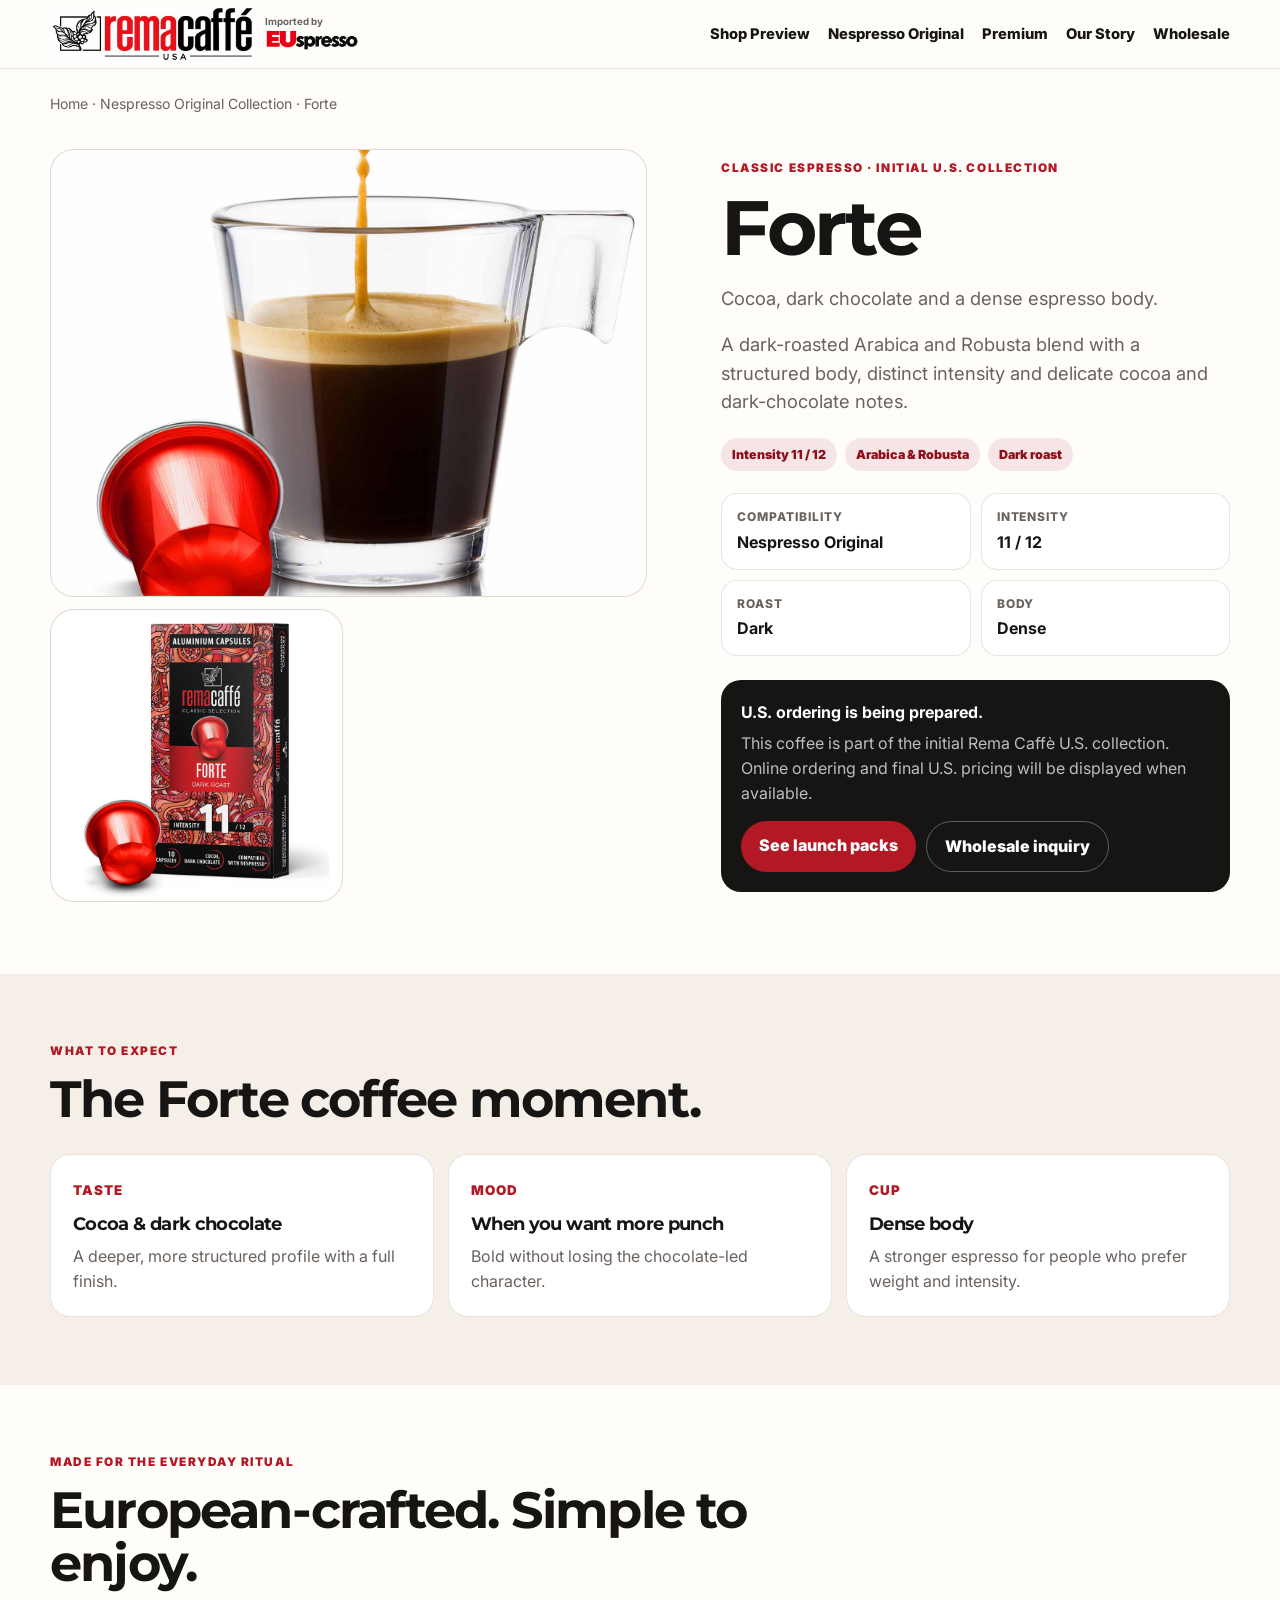
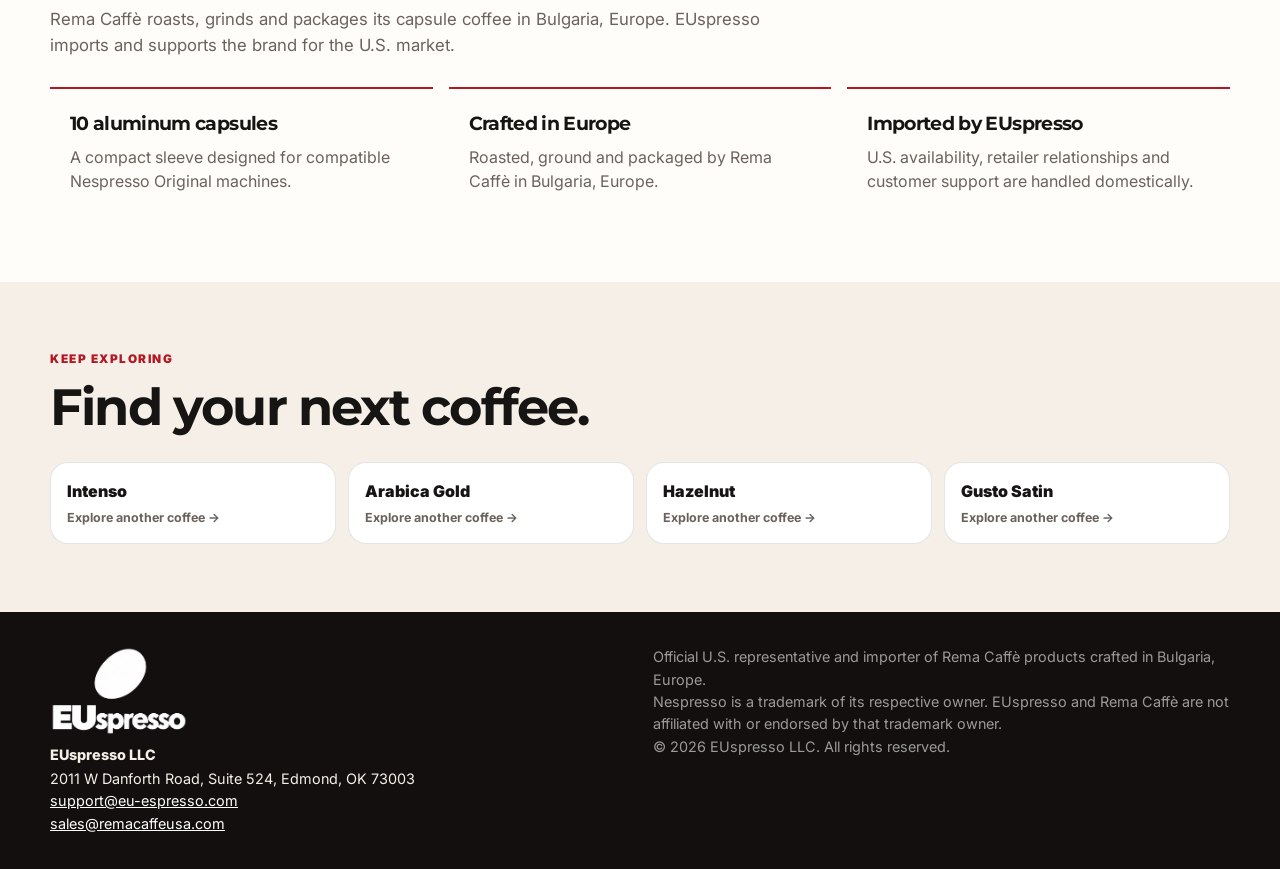
<file: products/forte/index.html>
<!DOCTYPE html>
<html lang="en">
<head>
  <meta charset="UTF-8">
  <title>Rema Caffè Forte | EUspresso USA</title>
  <meta name="description" content="Rema Caffè Forte Nespresso Original compatible capsules — intensity 11/12, dark roast Arabica and Robusta blend with cocoa and dark chocolate notes.">
  <link rel="canonical" href="https://eu-espresso.com/products/forte/">
  <meta property="og:title" content="Rema Caffè Forte | EUspresso USA">
  <meta property="og:description" content="Rema Caffè Forte Nespresso Original compatible capsules — intensity 11/12, dark roast Arabica and Robusta blend with cocoa and dark chocolate notes.">
  <meta property="og:image" content="https://eu-espresso.com/assets/rema-forte-cup-caps.jpg">
  <meta property="og:type" content="product">
  <meta property="og:url" content="https://eu-espresso.com/products/forte/">
  <link rel="icon" type="image/png" sizes="32x32" href="/assets/favicon-32.png">
<link rel="icon" type="image/png" sizes="64x64" href="/assets/favicon-64.png">
<link rel="apple-touch-icon" sizes="180x180" href="/assets/apple-touch-icon.png">
<meta name="viewport" content="width=device-width, initial-scale=1">
  <link rel="stylesheet" href="../../assets/product.css">
  <script type="application/ld+json">
  {"@context":"https://schema.org","@type":"Product","name":"Rema Caffè Forte","brand":{"@type":"Brand","name":"Rema Caffè"},"description":"Rema Caffè Forte Nespresso Original compatible capsules — intensity 11/12, dark roast Arabica and Robusta blend with cocoa and dark chocolate notes.","image":["https://eu-espresso.com/assets/rema-forte-cup-caps.jpg","https://eu-espresso.com/assets/rema-forte-box-caps.jpg"]}
  </script>
</head>
<body>
<nav class="top-nav" aria-label="Primary navigation">
  <div class="nav-inner">
    <a class="nav-brand" href="../../" aria-label="Rema Caffè USA, imported by EUspresso">
      <img class="rema-logo" src="/assets/rema-caffe-usa-header.jpg" alt="Rema Caffè USA">
      <span class="brand-import"><span>Imported by</span><img class="brand-import-logo" src="/assets/euspresso-wordmark.png" alt="EUspresso"></span>
    </a>
    <div class="nav-links">
      <a href="../../shop/">Shop Preview</a><a href="../../#nespresso-collection">Nespresso Original</a>
      <a href="../../#premium">Premium</a>
      <a href="../../#story">Our Story</a>
      <a href="../../#wholesale">Wholesale</a>
    </div>
  </div>
</nav>

<main>
  <div class="wrap breadcrumb"><a href="../../">Home</a> · <a href="../../#nespresso-collection">Nespresso Original Collection</a> · Forte</div>

  <section class="wrap hero">
    <div class="gallery">
      <figure><img src="../../assets/rema-forte-cup-caps.jpg" alt="Rema Caffè Forte coffee capsules"></figure>
      <figure><img src="../../assets/rema-forte-box-caps.jpg" alt="Rema Caffè Forte packaging and capsule"></figure>
    </div>
    <div>
      <div class="eyebrow">Classic Espresso · Initial U.S. collection</div>
      <h1>Forte</h1>
      <p class="lede">Cocoa, dark chocolate and a dense espresso body.</p>
      <p class="lede">A dark-roasted Arabica and Robusta blend with a structured body, distinct intensity and delicate cocoa and dark-chocolate notes.</p>
      <div class="tags"><span class="tag">Intensity 11 / 12</span>
<span class="tag">Arabica & Robusta</span>
<span class="tag">Dark roast</span></div>
      <div class="facts"><div class="fact"><span>Compatibility</span><strong>Nespresso Original</strong></div>
<div class="fact"><span>Intensity</span><strong>11 / 12</strong></div>
<div class="fact"><span>Roast</span><strong>Dark</strong></div>
<div class="fact"><span>Body</span><strong>Dense</strong></div></div>
      <div class="launch-box">
        <strong>U.S. ordering is being prepared.</strong>
        <p>This coffee is part of the initial Rema Caffè U.S. collection. Online ordering and final U.S. pricing will be displayed when available.</p>
        <div class="actions">
          <a class="btn btn-primary" href="../../shop/">See launch packs</a>
          <a class="btn btn-secondary" href="mailto:support@eu-espresso.com?subject=Wholesale%20Inquiry%20-%20Rema%20Caffe%20Forte">Wholesale inquiry</a>
        </div>
      </div>
    </div>
  </section>

  <section class="section alt">
    <div class="wrap">
      <div class="section-head">
        <div class="eyebrow">What to expect</div>
        <h2>The Forte coffee moment.</h2>
      </div>
      <div class="expect-grid"><article class="expect"><small>Taste</small><h3>Cocoa & dark chocolate</h3><p>A deeper, more structured profile with a full finish.</p></article>
<article class="expect"><small>Mood</small><h3>When you want more punch</h3><p>Bold without losing the chocolate-led character.</p></article>
<article class="expect"><small>Cup</small><h3>Dense body</h3><p>A stronger espresso for people who prefer weight and intensity.</p></article></div>
    </div>
  </section>

  <section class="section">
    <div class="wrap">
      <div class="section-head">
        <div class="eyebrow">Made for the everyday ritual</div>
        <h2>European-crafted. Simple to enjoy.</h2>
        <p class="section-copy">Rema Caffè roasts, grinds and packages its capsule coffee in Bulgaria, Europe. EUspresso imports and supports the brand for the U.S. market.</p>
      </div>
      <div class="proof-grid">
        <article class="proof"><h3>10 aluminum capsules</h3><p>A compact sleeve designed for compatible Nespresso Original machines.</p></article>
        <article class="proof"><h3>Crafted in Europe</h3><p>Roasted, ground and packaged by Rema Caffè in Bulgaria, Europe.</p></article>
        <article class="proof"><h3>Imported by EUspresso</h3><p>U.S. availability, retailer relationships and customer support are handled domestically.</p></article>
      </div>
    </div>
  </section>

  <section class="section alt">
    <div class="wrap">
      <div class="section-head"><div class="eyebrow">Keep exploring</div><h2>Find your next coffee.</h2></div>
      <div class="more-grid"><a class="more-card" href="../intenso/">Intenso<span>Explore another coffee →</span></a>
<a class="more-card" href="../arabica-gold/">Arabica Gold<span>Explore another coffee →</span></a>
<a class="more-card" href="../hazelnut/">Hazelnut<span>Explore another coffee →</span></a>
<a class="more-card" href="../gusto-satin/">Gusto Satin<span>Explore another coffee →</span></a></div>
    </div>
  </section>
</main>

<footer>
  <div class="footer-inner">
    <div><img class="footer-logo" src="/assets/euspresso-logo-white.png" alt="EUspresso"><div class="footer-company">EUspresso LLC</div>2011 W Danforth Road, Suite 524, Edmond, OK 73003<br><a href="mailto:support@eu-espresso.com">support@eu-espresso.com</a><br><a href="mailto:sales@remacaffeusa.com">sales@remacaffeusa.com</a></div>
    <div class="footer-muted">Official U.S. representative and importer of Rema Caffè products crafted in Bulgaria, Europe.<br>Nespresso is a trademark of its respective owner. EUspresso and Rema Caffè are not affiliated with or endorsed by that trademark owner.<br>&copy; <span id="year"></span> EUspresso LLC. All rights reserved.</div>
  </div>
</footer>
<script>document.getElementById("year").textContent=new Date().getFullYear();</script>
</body>
</html>
</file>
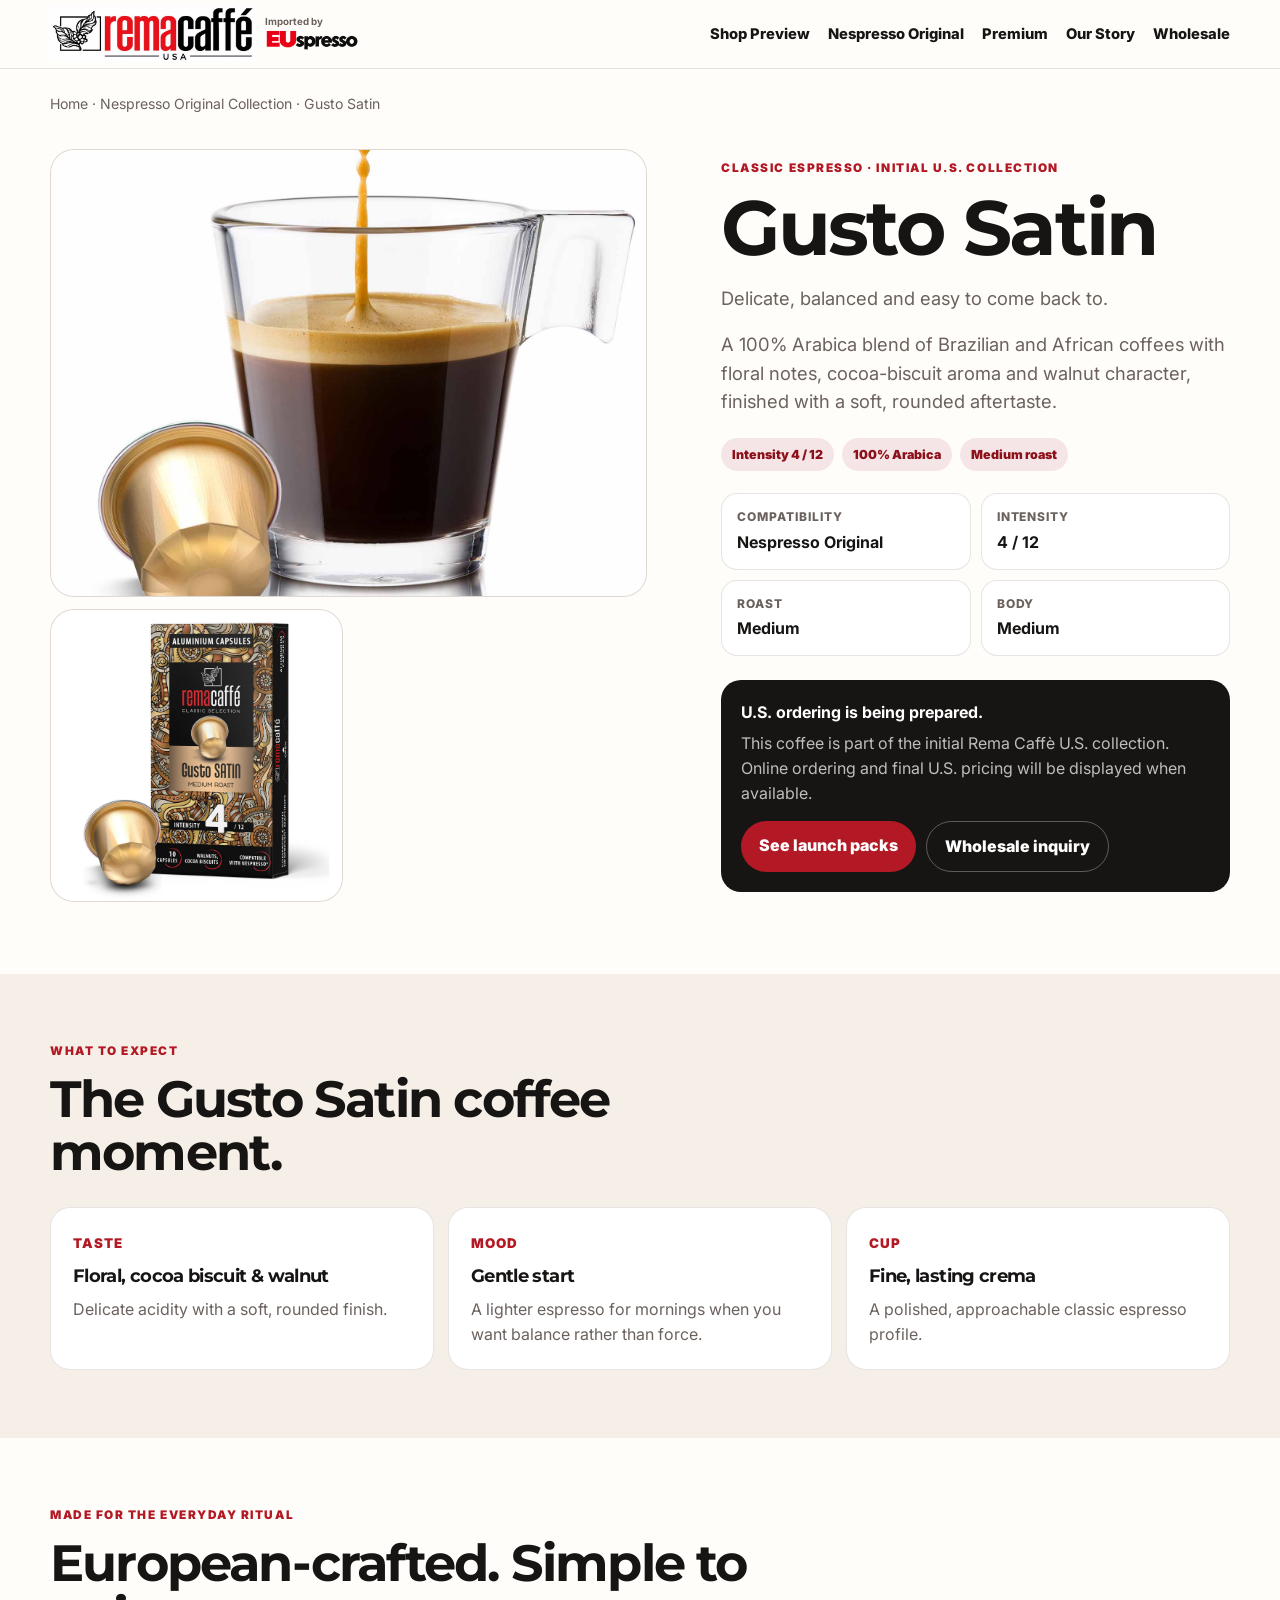
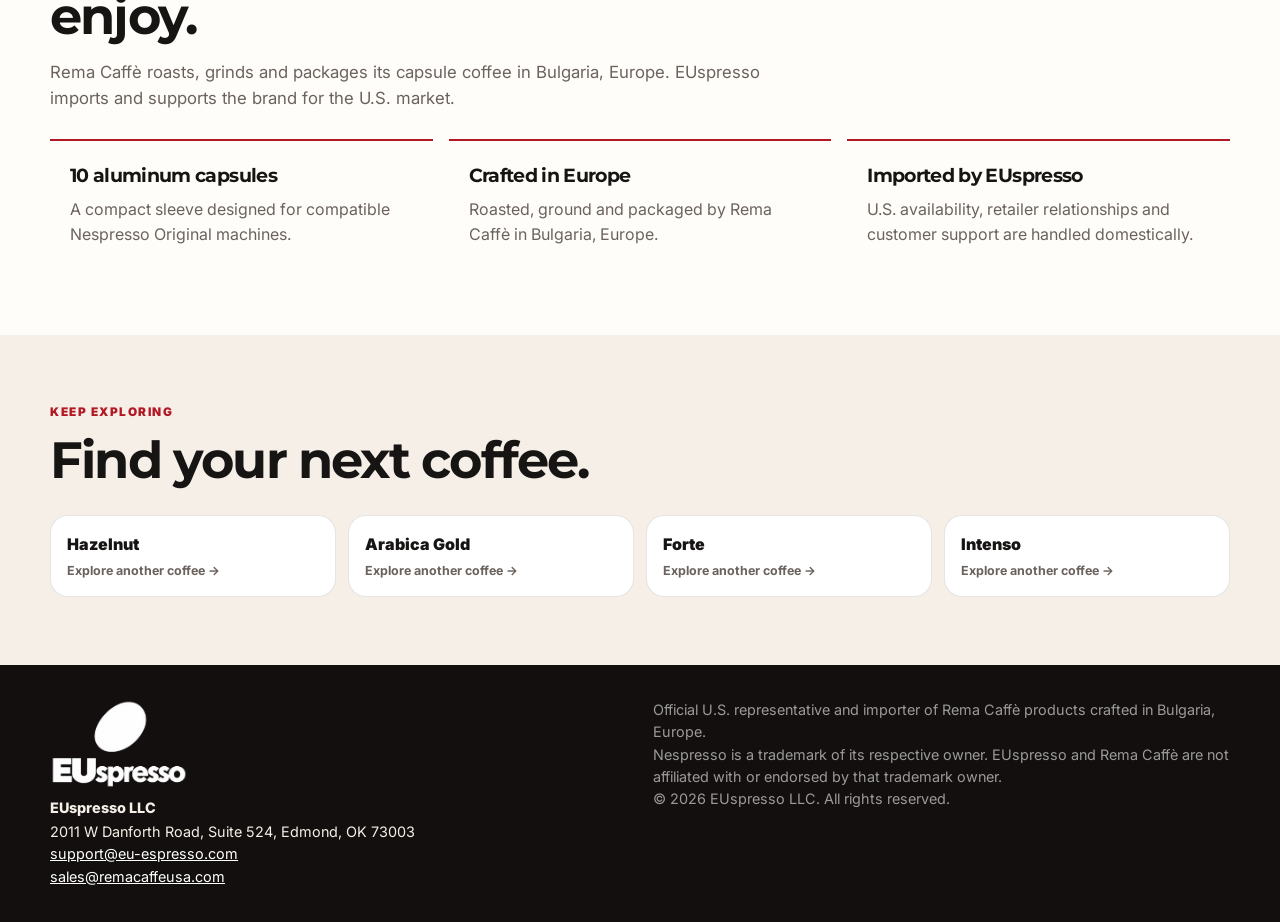
<file: products/gusto-satin/index.html>
<!DOCTYPE html>
<html lang="en">
<head>
  <meta charset="UTF-8">
  <title>Rema Caffè Gusto Satin | EUspresso USA</title>
  <meta name="description" content="Rema Caffè Gusto Satin Nespresso Original compatible capsules — intensity 4/12, 100% Arabica, medium roast.">
  <link rel="canonical" href="https://eu-espresso.com/products/gusto-satin/">
  <meta property="og:title" content="Rema Caffè Gusto Satin | EUspresso USA">
  <meta property="og:description" content="Rema Caffè Gusto Satin Nespresso Original compatible capsules — intensity 4/12, 100% Arabica, medium roast.">
  <meta property="og:image" content="https://eu-espresso.com/assets/rema-gusto-satin-cup-caps.jpg">
  <meta property="og:type" content="product">
  <meta property="og:url" content="https://eu-espresso.com/products/gusto-satin/">
  <link rel="icon" type="image/png" sizes="32x32" href="/assets/favicon-32.png">
<link rel="icon" type="image/png" sizes="64x64" href="/assets/favicon-64.png">
<link rel="apple-touch-icon" sizes="180x180" href="/assets/apple-touch-icon.png">
<meta name="viewport" content="width=device-width, initial-scale=1">
  <link rel="stylesheet" href="../../assets/product.css">
  <script type="application/ld+json">
  {"@context":"https://schema.org","@type":"Product","name":"Rema Caffè Gusto Satin","brand":{"@type":"Brand","name":"Rema Caffè"},"description":"Rema Caffè Gusto Satin Nespresso Original compatible capsules — intensity 4/12, 100% Arabica, medium roast.","image":["https://eu-espresso.com/assets/rema-gusto-satin-cup-caps.jpg","https://eu-espresso.com/assets/rema-gusto-satin-box-caps.jpg"]}
  </script>
</head>
<body>
<nav class="top-nav" aria-label="Primary navigation">
  <div class="nav-inner">
    <a class="nav-brand" href="../../" aria-label="Rema Caffè USA, imported by EUspresso">
      <img class="rema-logo" src="/assets/rema-caffe-usa-header.jpg" alt="Rema Caffè USA">
      <span class="brand-import"><span>Imported by</span><img class="brand-import-logo" src="/assets/euspresso-wordmark.png" alt="EUspresso"></span>
    </a>
    <div class="nav-links">
      <a href="../../shop/">Shop Preview</a><a href="../../#nespresso-collection">Nespresso Original</a>
      <a href="../../#premium">Premium</a>
      <a href="../../#story">Our Story</a>
      <a href="../../#wholesale">Wholesale</a>
    </div>
  </div>
</nav>

<main>
  <div class="wrap breadcrumb"><a href="../../">Home</a> · <a href="../../#nespresso-collection">Nespresso Original Collection</a> · Gusto Satin</div>

  <section class="wrap hero">
    <div class="gallery">
      <figure><img src="../../assets/rema-gusto-satin-cup-caps.jpg" alt="Rema Caffè Gusto Satin coffee capsules"></figure>
      <figure><img src="../../assets/rema-gusto-satin-box-caps.jpg" alt="Rema Caffè Gusto Satin packaging and capsule"></figure>
    </div>
    <div>
      <div class="eyebrow">Classic Espresso · Initial U.S. collection</div>
      <h1>Gusto Satin</h1>
      <p class="lede">Delicate, balanced and easy to come back to.</p>
      <p class="lede">A 100% Arabica blend of Brazilian and African coffees with floral notes, cocoa-biscuit aroma and walnut character, finished with a soft, rounded aftertaste.</p>
      <div class="tags"><span class="tag">Intensity 4 / 12</span>
<span class="tag">100% Arabica</span>
<span class="tag">Medium roast</span></div>
      <div class="facts"><div class="fact"><span>Compatibility</span><strong>Nespresso Original</strong></div>
<div class="fact"><span>Intensity</span><strong>4 / 12</strong></div>
<div class="fact"><span>Roast</span><strong>Medium</strong></div>
<div class="fact"><span>Body</span><strong>Medium</strong></div></div>
      <div class="launch-box">
        <strong>U.S. ordering is being prepared.</strong>
        <p>This coffee is part of the initial Rema Caffè U.S. collection. Online ordering and final U.S. pricing will be displayed when available.</p>
        <div class="actions">
          <a class="btn btn-primary" href="../../shop/">See launch packs</a>
          <a class="btn btn-secondary" href="mailto:support@eu-espresso.com?subject=Wholesale%20Inquiry%20-%20Rema%20Caffe%20Gusto%20Satin">Wholesale inquiry</a>
        </div>
      </div>
    </div>
  </section>

  <section class="section alt">
    <div class="wrap">
      <div class="section-head">
        <div class="eyebrow">What to expect</div>
        <h2>The Gusto Satin coffee moment.</h2>
      </div>
      <div class="expect-grid"><article class="expect"><small>Taste</small><h3>Floral, cocoa biscuit & walnut</h3><p>Delicate acidity with a soft, rounded finish.</p></article>
<article class="expect"><small>Mood</small><h3>Gentle start</h3><p>A lighter espresso for mornings when you want balance rather than force.</p></article>
<article class="expect"><small>Cup</small><h3>Fine, lasting crema</h3><p>A polished, approachable classic espresso profile.</p></article></div>
    </div>
  </section>

  <section class="section">
    <div class="wrap">
      <div class="section-head">
        <div class="eyebrow">Made for the everyday ritual</div>
        <h2>European-crafted. Simple to enjoy.</h2>
        <p class="section-copy">Rema Caffè roasts, grinds and packages its capsule coffee in Bulgaria, Europe. EUspresso imports and supports the brand for the U.S. market.</p>
      </div>
      <div class="proof-grid">
        <article class="proof"><h3>10 aluminum capsules</h3><p>A compact sleeve designed for compatible Nespresso Original machines.</p></article>
        <article class="proof"><h3>Crafted in Europe</h3><p>Roasted, ground and packaged by Rema Caffè in Bulgaria, Europe.</p></article>
        <article class="proof"><h3>Imported by EUspresso</h3><p>U.S. availability, retailer relationships and customer support are handled domestically.</p></article>
      </div>
    </div>
  </section>

  <section class="section alt">
    <div class="wrap">
      <div class="section-head"><div class="eyebrow">Keep exploring</div><h2>Find your next coffee.</h2></div>
      <div class="more-grid"><a class="more-card" href="../hazelnut/">Hazelnut<span>Explore another coffee →</span></a>
<a class="more-card" href="../arabica-gold/">Arabica Gold<span>Explore another coffee →</span></a>
<a class="more-card" href="../forte/">Forte<span>Explore another coffee →</span></a>
<a class="more-card" href="../intenso/">Intenso<span>Explore another coffee →</span></a></div>
    </div>
  </section>
</main>

<footer>
  <div class="footer-inner">
    <div><img class="footer-logo" src="/assets/euspresso-logo-white.png" alt="EUspresso"><div class="footer-company">EUspresso LLC</div>2011 W Danforth Road, Suite 524, Edmond, OK 73003<br><a href="mailto:support@eu-espresso.com">support@eu-espresso.com</a><br><a href="mailto:sales@remacaffeusa.com">sales@remacaffeusa.com</a></div>
    <div class="footer-muted">Official U.S. representative and importer of Rema Caffè products crafted in Bulgaria, Europe.<br>Nespresso is a trademark of its respective owner. EUspresso and Rema Caffè are not affiliated with or endorsed by that trademark owner.<br>&copy; <span id="year"></span> EUspresso LLC. All rights reserved.</div>
  </div>
</footer>
<script>document.getElementById("year").textContent=new Date().getFullYear();</script>
</body>
</html>
</file>
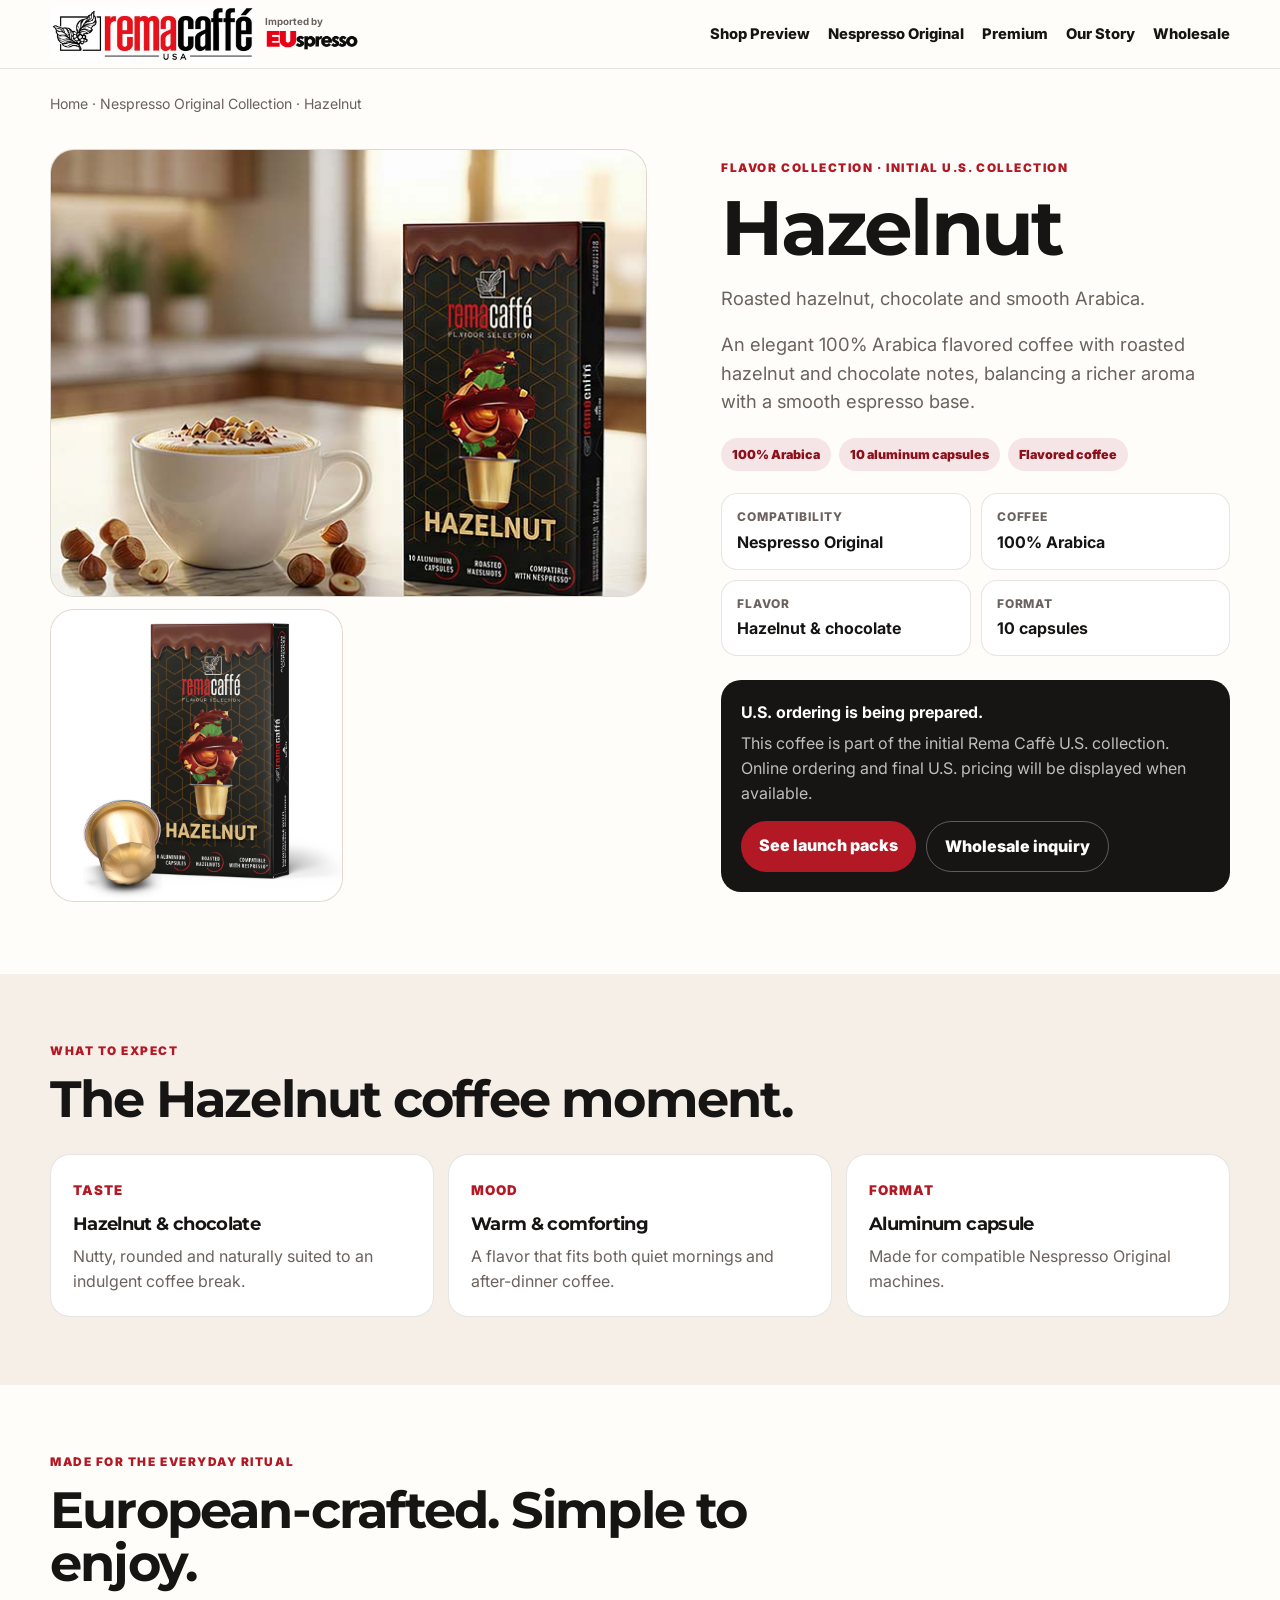
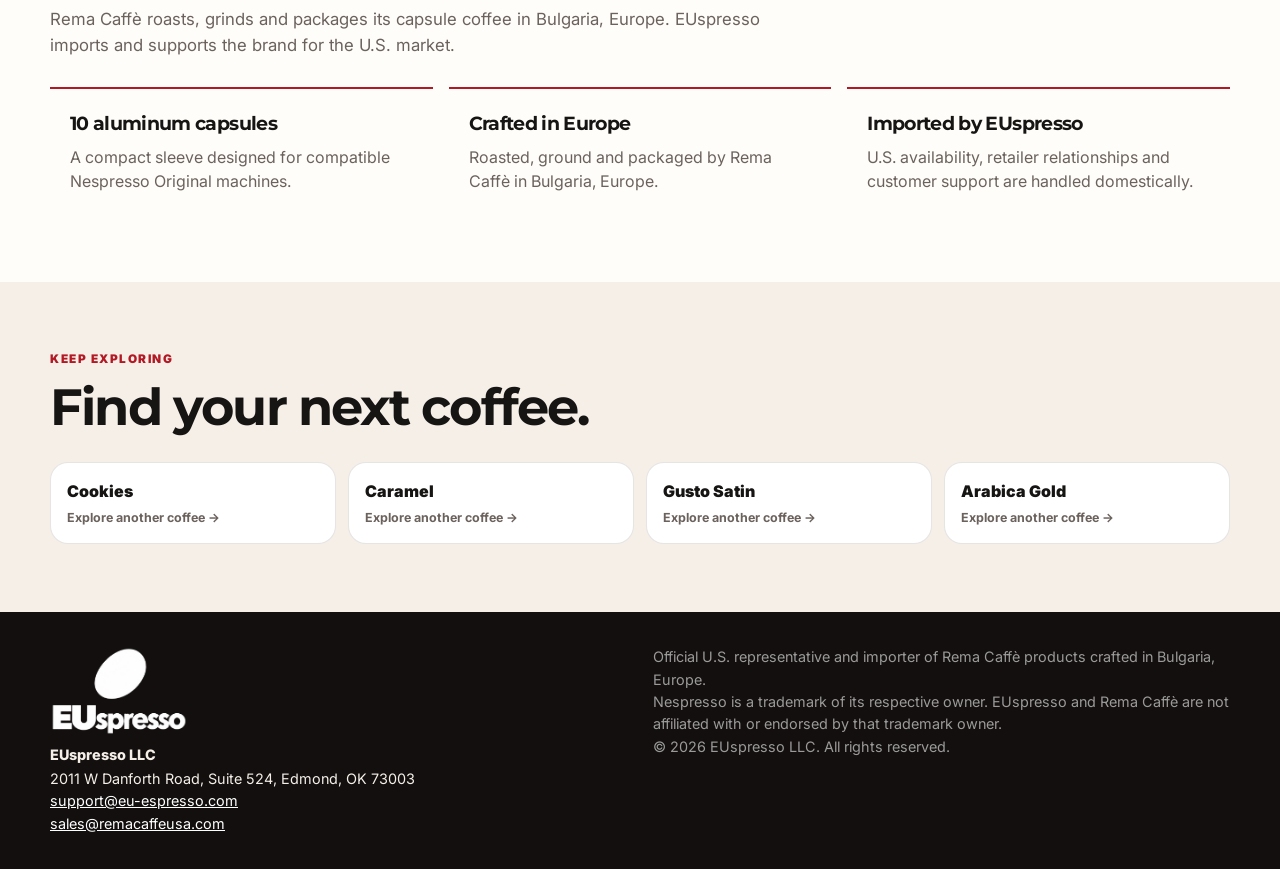
<file: products/hazelnut/index.html>
<!DOCTYPE html>
<html lang="en">
<head>
  <meta charset="UTF-8">
  <title>Rema Caffè Hazelnut | EUspresso USA</title>
  <meta name="description" content="Rema Caffè Hazelnut Nespresso Original compatible capsules — 10 aluminum capsules, 100% Arabica with roasted hazelnut and chocolate notes.">
  <link rel="canonical" href="https://eu-espresso.com/products/hazelnut/">
  <meta property="og:title" content="Rema Caffè Hazelnut | EUspresso USA">
  <meta property="og:description" content="Rema Caffè Hazelnut Nespresso Original compatible capsules — 10 aluminum capsules, 100% Arabica with roasted hazelnut and chocolate notes.">
  <meta property="og:image" content="https://eu-espresso.com/assets/rema-hazelnut-lifestyle.jpg">
  <meta property="og:type" content="product">
  <meta property="og:url" content="https://eu-espresso.com/products/hazelnut/">
  <link rel="icon" type="image/png" sizes="32x32" href="/assets/favicon-32.png">
<link rel="icon" type="image/png" sizes="64x64" href="/assets/favicon-64.png">
<link rel="apple-touch-icon" sizes="180x180" href="/assets/apple-touch-icon.png">
<meta name="viewport" content="width=device-width, initial-scale=1">
  <link rel="stylesheet" href="../../assets/product.css">
  <script type="application/ld+json">
  {"@context":"https://schema.org","@type":"Product","name":"Rema Caffè Hazelnut","brand":{"@type":"Brand","name":"Rema Caffè"},"description":"Rema Caffè Hazelnut Nespresso Original compatible capsules — 10 aluminum capsules, 100% Arabica with roasted hazelnut and chocolate notes.","image":["https://eu-espresso.com/assets/rema-hazelnut-lifestyle.jpg","https://eu-espresso.com/assets/rema-hazelnut-box-caps.jpg"]}
  </script>
</head>
<body>
<nav class="top-nav" aria-label="Primary navigation">
  <div class="nav-inner">
    <a class="nav-brand" href="../../" aria-label="Rema Caffè USA, imported by EUspresso">
      <img class="rema-logo" src="/assets/rema-caffe-usa-header.jpg" alt="Rema Caffè USA">
      <span class="brand-import"><span>Imported by</span><img class="brand-import-logo" src="/assets/euspresso-wordmark.png" alt="EUspresso"></span>
    </a>
    <div class="nav-links">
      <a href="../../shop/">Shop Preview</a><a href="../../#nespresso-collection">Nespresso Original</a>
      <a href="../../#premium">Premium</a>
      <a href="../../#story">Our Story</a>
      <a href="../../#wholesale">Wholesale</a>
    </div>
  </div>
</nav>

<main>
  <div class="wrap breadcrumb"><a href="../../">Home</a> · <a href="../../#nespresso-collection">Nespresso Original Collection</a> · Hazelnut</div>

  <section class="wrap hero">
    <div class="gallery">
      <figure><img src="../../assets/rema-hazelnut-lifestyle.jpg" alt="Rema Caffè Hazelnut coffee capsules"></figure>
      <figure><img src="../../assets/rema-hazelnut-box-caps.jpg" alt="Rema Caffè Hazelnut packaging and capsule"></figure>
    </div>
    <div>
      <div class="eyebrow">Flavor Collection · Initial U.S. collection</div>
      <h1>Hazelnut</h1>
      <p class="lede">Roasted hazelnut, chocolate and smooth Arabica.</p>
      <p class="lede">An elegant 100% Arabica flavored coffee with roasted hazelnut and chocolate notes, balancing a richer aroma with a smooth espresso base.</p>
      <div class="tags"><span class="tag">100% Arabica</span>
<span class="tag">10 aluminum capsules</span>
<span class="tag">Flavored coffee</span></div>
      <div class="facts"><div class="fact"><span>Compatibility</span><strong>Nespresso Original</strong></div>
<div class="fact"><span>Coffee</span><strong>100% Arabica</strong></div>
<div class="fact"><span>Flavor</span><strong>Hazelnut & chocolate</strong></div>
<div class="fact"><span>Format</span><strong>10 capsules</strong></div></div>
      <div class="launch-box">
        <strong>U.S. ordering is being prepared.</strong>
        <p>This coffee is part of the initial Rema Caffè U.S. collection. Online ordering and final U.S. pricing will be displayed when available.</p>
        <div class="actions">
          <a class="btn btn-primary" href="../../shop/">See launch packs</a>
          <a class="btn btn-secondary" href="mailto:support@eu-espresso.com?subject=Wholesale%20Inquiry%20-%20Rema%20Caffe%20Hazelnut">Wholesale inquiry</a>
        </div>
      </div>
    </div>
  </section>

  <section class="section alt">
    <div class="wrap">
      <div class="section-head">
        <div class="eyebrow">What to expect</div>
        <h2>The Hazelnut coffee moment.</h2>
      </div>
      <div class="expect-grid"><article class="expect"><small>Taste</small><h3>Hazelnut & chocolate</h3><p>Nutty, rounded and naturally suited to an indulgent coffee break.</p></article>
<article class="expect"><small>Mood</small><h3>Warm & comforting</h3><p>A flavor that fits both quiet mornings and after-dinner coffee.</p></article>
<article class="expect"><small>Format</small><h3>Aluminum capsule</h3><p>Made for compatible Nespresso Original machines.</p></article></div>
    </div>
  </section>

  <section class="section">
    <div class="wrap">
      <div class="section-head">
        <div class="eyebrow">Made for the everyday ritual</div>
        <h2>European-crafted. Simple to enjoy.</h2>
        <p class="section-copy">Rema Caffè roasts, grinds and packages its capsule coffee in Bulgaria, Europe. EUspresso imports and supports the brand for the U.S. market.</p>
      </div>
      <div class="proof-grid">
        <article class="proof"><h3>10 aluminum capsules</h3><p>A compact sleeve designed for compatible Nespresso Original machines.</p></article>
        <article class="proof"><h3>Crafted in Europe</h3><p>Roasted, ground and packaged by Rema Caffè in Bulgaria, Europe.</p></article>
        <article class="proof"><h3>Imported by EUspresso</h3><p>U.S. availability, retailer relationships and customer support are handled domestically.</p></article>
      </div>
    </div>
  </section>

  <section class="section alt">
    <div class="wrap">
      <div class="section-head"><div class="eyebrow">Keep exploring</div><h2>Find your next coffee.</h2></div>
      <div class="more-grid"><a class="more-card" href="../cookies/">Cookies<span>Explore another coffee →</span></a>
<a class="more-card" href="../caramel/">Caramel<span>Explore another coffee →</span></a>
<a class="more-card" href="../gusto-satin/">Gusto Satin<span>Explore another coffee →</span></a>
<a class="more-card" href="../arabica-gold/">Arabica Gold<span>Explore another coffee →</span></a></div>
    </div>
  </section>
</main>

<footer>
  <div class="footer-inner">
    <div><img class="footer-logo" src="/assets/euspresso-logo-white.png" alt="EUspresso"><div class="footer-company">EUspresso LLC</div>2011 W Danforth Road, Suite 524, Edmond, OK 73003<br><a href="mailto:support@eu-espresso.com">support@eu-espresso.com</a><br><a href="mailto:sales@remacaffeusa.com">sales@remacaffeusa.com</a></div>
    <div class="footer-muted">Official U.S. representative and importer of Rema Caffè products crafted in Bulgaria, Europe.<br>Nespresso is a trademark of its respective owner. EUspresso and Rema Caffè are not affiliated with or endorsed by that trademark owner.<br>&copy; <span id="year"></span> EUspresso LLC. All rights reserved.</div>
  </div>
</footer>
<script>document.getElementById("year").textContent=new Date().getFullYear();</script>
</body>
</html>
</file>
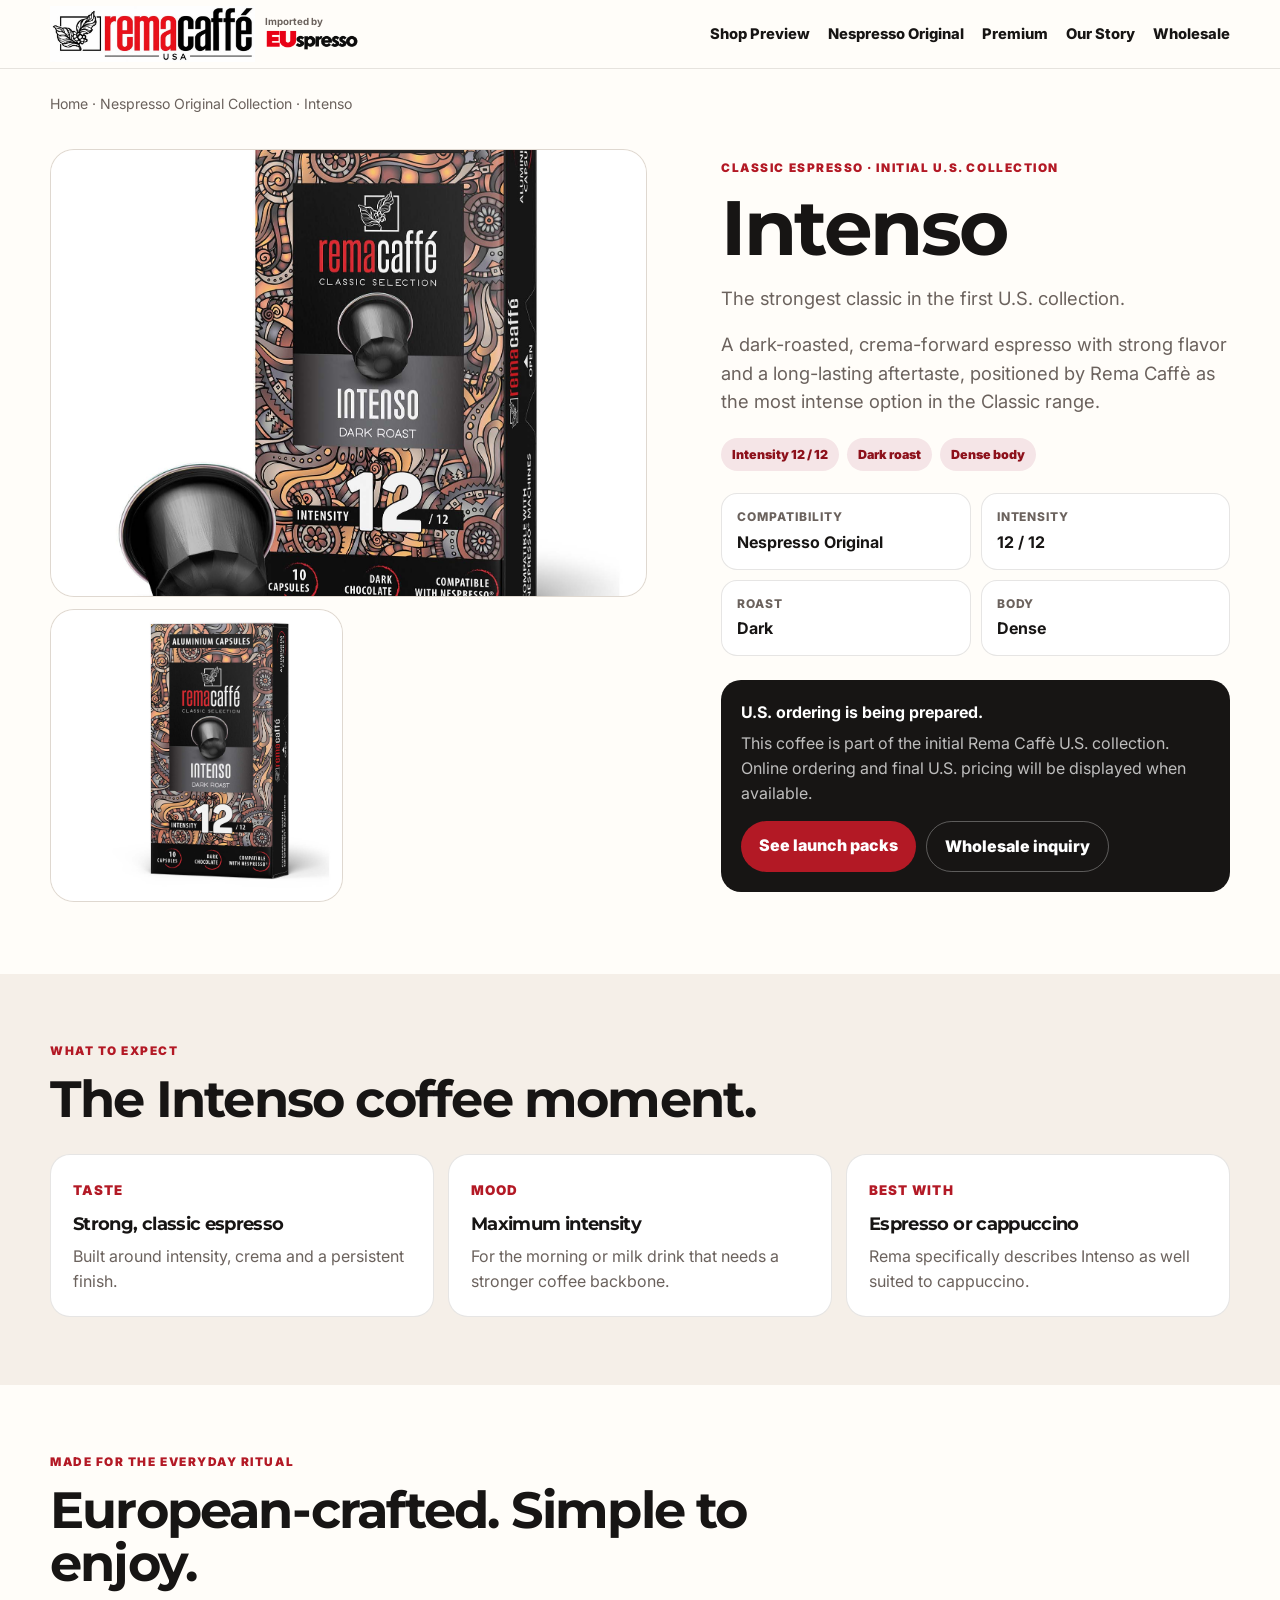
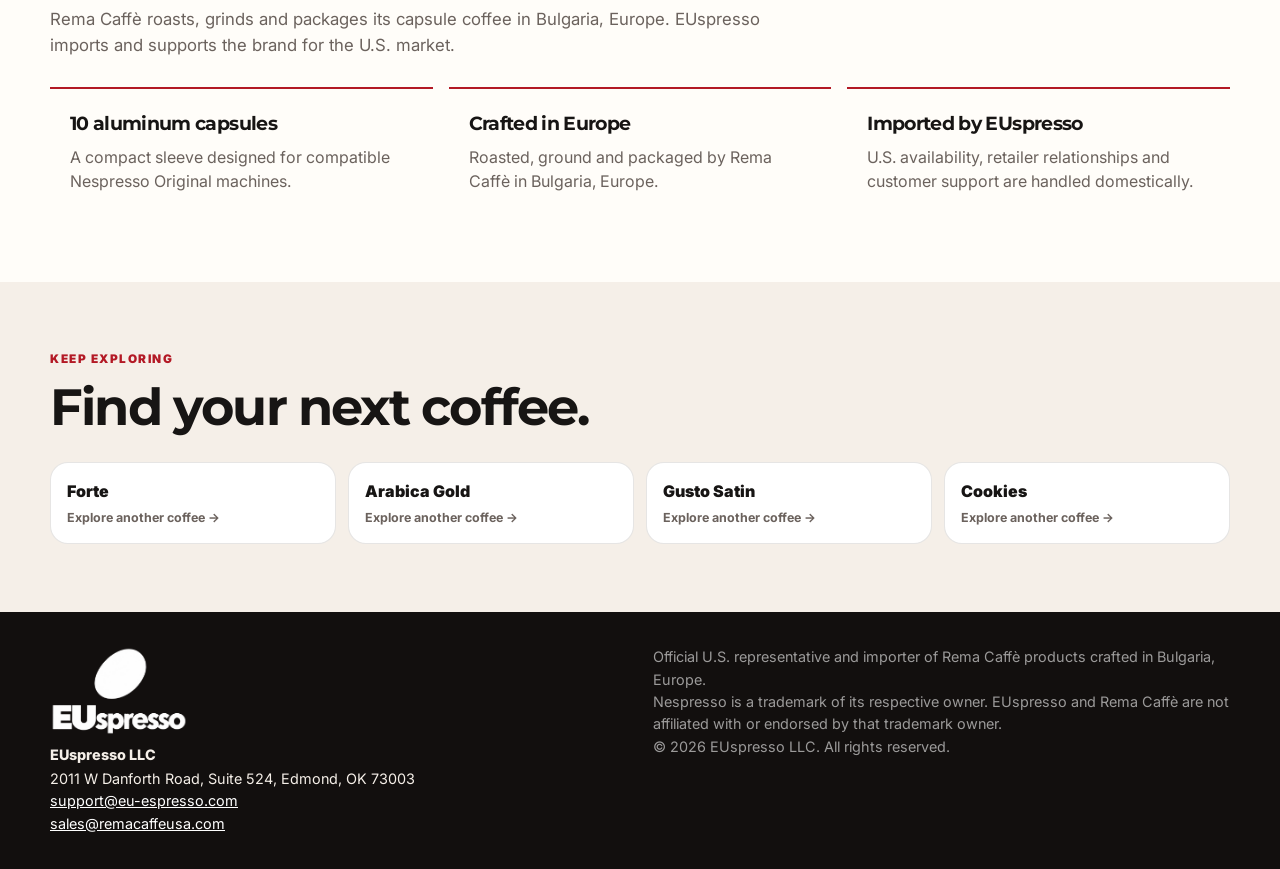
<file: products/intenso/index.html>
<!DOCTYPE html>
<html lang="en">
<head>
  <meta charset="UTF-8">
  <title>Rema Caffè Intenso | EUspresso USA</title>
  <meta name="description" content="Rema Caffè Intenso Nespresso Original compatible capsules — intensity 12/12, dark roast, dense body and strong crema.">
  <link rel="canonical" href="https://eu-espresso.com/products/intenso/">
  <meta property="og:title" content="Rema Caffè Intenso | EUspresso USA">
  <meta property="og:description" content="Rema Caffè Intenso Nespresso Original compatible capsules — intensity 12/12, dark roast, dense body and strong crema.">
  <meta property="og:image" content="https://eu-espresso.com/assets/rema-intenso-box-caps.jpg">
  <meta property="og:type" content="product">
  <meta property="og:url" content="https://eu-espresso.com/products/intenso/">
  <link rel="icon" type="image/png" sizes="32x32" href="/assets/favicon-32.png">
<link rel="icon" type="image/png" sizes="64x64" href="/assets/favicon-64.png">
<link rel="apple-touch-icon" sizes="180x180" href="/assets/apple-touch-icon.png">
<meta name="viewport" content="width=device-width, initial-scale=1">
  <link rel="stylesheet" href="../../assets/product.css">
  <script type="application/ld+json">
  {"@context":"https://schema.org","@type":"Product","name":"Rema Caffè Intenso","brand":{"@type":"Brand","name":"Rema Caffè"},"description":"Rema Caffè Intenso Nespresso Original compatible capsules — intensity 12/12, dark roast, dense body and strong crema.","image":["https://eu-espresso.com/assets/rema-intenso-box-caps.jpg","https://eu-espresso.com/assets/rema-intenso-box.jpg"]}
  </script>
</head>
<body>
<nav class="top-nav" aria-label="Primary navigation">
  <div class="nav-inner">
    <a class="nav-brand" href="../../" aria-label="Rema Caffè USA, imported by EUspresso">
      <img class="rema-logo" src="/assets/rema-caffe-usa-header.jpg" alt="Rema Caffè USA">
      <span class="brand-import"><span>Imported by</span><img class="brand-import-logo" src="/assets/euspresso-wordmark.png" alt="EUspresso"></span>
    </a>
    <div class="nav-links">
      <a href="../../shop/">Shop Preview</a><a href="../../#nespresso-collection">Nespresso Original</a>
      <a href="../../#premium">Premium</a>
      <a href="../../#story">Our Story</a>
      <a href="../../#wholesale">Wholesale</a>
    </div>
  </div>
</nav>

<main>
  <div class="wrap breadcrumb"><a href="../../">Home</a> · <a href="../../#nespresso-collection">Nespresso Original Collection</a> · Intenso</div>

  <section class="wrap hero">
    <div class="gallery">
      <figure><img src="../../assets/rema-intenso-box-caps.jpg" alt="Rema Caffè Intenso coffee capsules"></figure>
      <figure><img src="../../assets/rema-intenso-box.jpg" alt="Rema Caffè Intenso packaging and capsule"></figure>
    </div>
    <div>
      <div class="eyebrow">Classic Espresso · Initial U.S. collection</div>
      <h1>Intenso</h1>
      <p class="lede">The strongest classic in the first U.S. collection.</p>
      <p class="lede">A dark-roasted, crema-forward espresso with strong flavor and a long-lasting aftertaste, positioned by Rema Caffè as the most intense option in the Classic range.</p>
      <div class="tags"><span class="tag">Intensity 12 / 12</span>
<span class="tag">Dark roast</span>
<span class="tag">Dense body</span></div>
      <div class="facts"><div class="fact"><span>Compatibility</span><strong>Nespresso Original</strong></div>
<div class="fact"><span>Intensity</span><strong>12 / 12</strong></div>
<div class="fact"><span>Roast</span><strong>Dark</strong></div>
<div class="fact"><span>Body</span><strong>Dense</strong></div></div>
      <div class="launch-box">
        <strong>U.S. ordering is being prepared.</strong>
        <p>This coffee is part of the initial Rema Caffè U.S. collection. Online ordering and final U.S. pricing will be displayed when available.</p>
        <div class="actions">
          <a class="btn btn-primary" href="../../shop/">See launch packs</a>
          <a class="btn btn-secondary" href="mailto:support@eu-espresso.com?subject=Wholesale%20Inquiry%20-%20Rema%20Caffe%20Intenso">Wholesale inquiry</a>
        </div>
      </div>
    </div>
  </section>

  <section class="section alt">
    <div class="wrap">
      <div class="section-head">
        <div class="eyebrow">What to expect</div>
        <h2>The Intenso coffee moment.</h2>
      </div>
      <div class="expect-grid"><article class="expect"><small>Taste</small><h3>Strong, classic espresso</h3><p>Built around intensity, crema and a persistent finish.</p></article>
<article class="expect"><small>Mood</small><h3>Maximum intensity</h3><p>For the morning or milk drink that needs a stronger coffee backbone.</p></article>
<article class="expect"><small>Best with</small><h3>Espresso or cappuccino</h3><p>Rema specifically describes Intenso as well suited to cappuccino.</p></article></div>
    </div>
  </section>

  <section class="section">
    <div class="wrap">
      <div class="section-head">
        <div class="eyebrow">Made for the everyday ritual</div>
        <h2>European-crafted. Simple to enjoy.</h2>
        <p class="section-copy">Rema Caffè roasts, grinds and packages its capsule coffee in Bulgaria, Europe. EUspresso imports and supports the brand for the U.S. market.</p>
      </div>
      <div class="proof-grid">
        <article class="proof"><h3>10 aluminum capsules</h3><p>A compact sleeve designed for compatible Nespresso Original machines.</p></article>
        <article class="proof"><h3>Crafted in Europe</h3><p>Roasted, ground and packaged by Rema Caffè in Bulgaria, Europe.</p></article>
        <article class="proof"><h3>Imported by EUspresso</h3><p>U.S. availability, retailer relationships and customer support are handled domestically.</p></article>
      </div>
    </div>
  </section>

  <section class="section alt">
    <div class="wrap">
      <div class="section-head"><div class="eyebrow">Keep exploring</div><h2>Find your next coffee.</h2></div>
      <div class="more-grid"><a class="more-card" href="../forte/">Forte<span>Explore another coffee →</span></a>
<a class="more-card" href="../arabica-gold/">Arabica Gold<span>Explore another coffee →</span></a>
<a class="more-card" href="../gusto-satin/">Gusto Satin<span>Explore another coffee →</span></a>
<a class="more-card" href="../cookies/">Cookies<span>Explore another coffee →</span></a></div>
    </div>
  </section>
</main>

<footer>
  <div class="footer-inner">
    <div><img class="footer-logo" src="/assets/euspresso-logo-white.png" alt="EUspresso"><div class="footer-company">EUspresso LLC</div>2011 W Danforth Road, Suite 524, Edmond, OK 73003<br><a href="mailto:support@eu-espresso.com">support@eu-espresso.com</a><br><a href="mailto:sales@remacaffeusa.com">sales@remacaffeusa.com</a></div>
    <div class="footer-muted">Official U.S. representative and importer of Rema Caffè products crafted in Bulgaria, Europe.<br>Nespresso is a trademark of its respective owner. EUspresso and Rema Caffè are not affiliated with or endorsed by that trademark owner.<br>&copy; <span id="year"></span> EUspresso LLC. All rights reserved.</div>
  </div>
</footer>
<script>document.getElementById("year").textContent=new Date().getFullYear();</script>
</body>
</html>
</file>
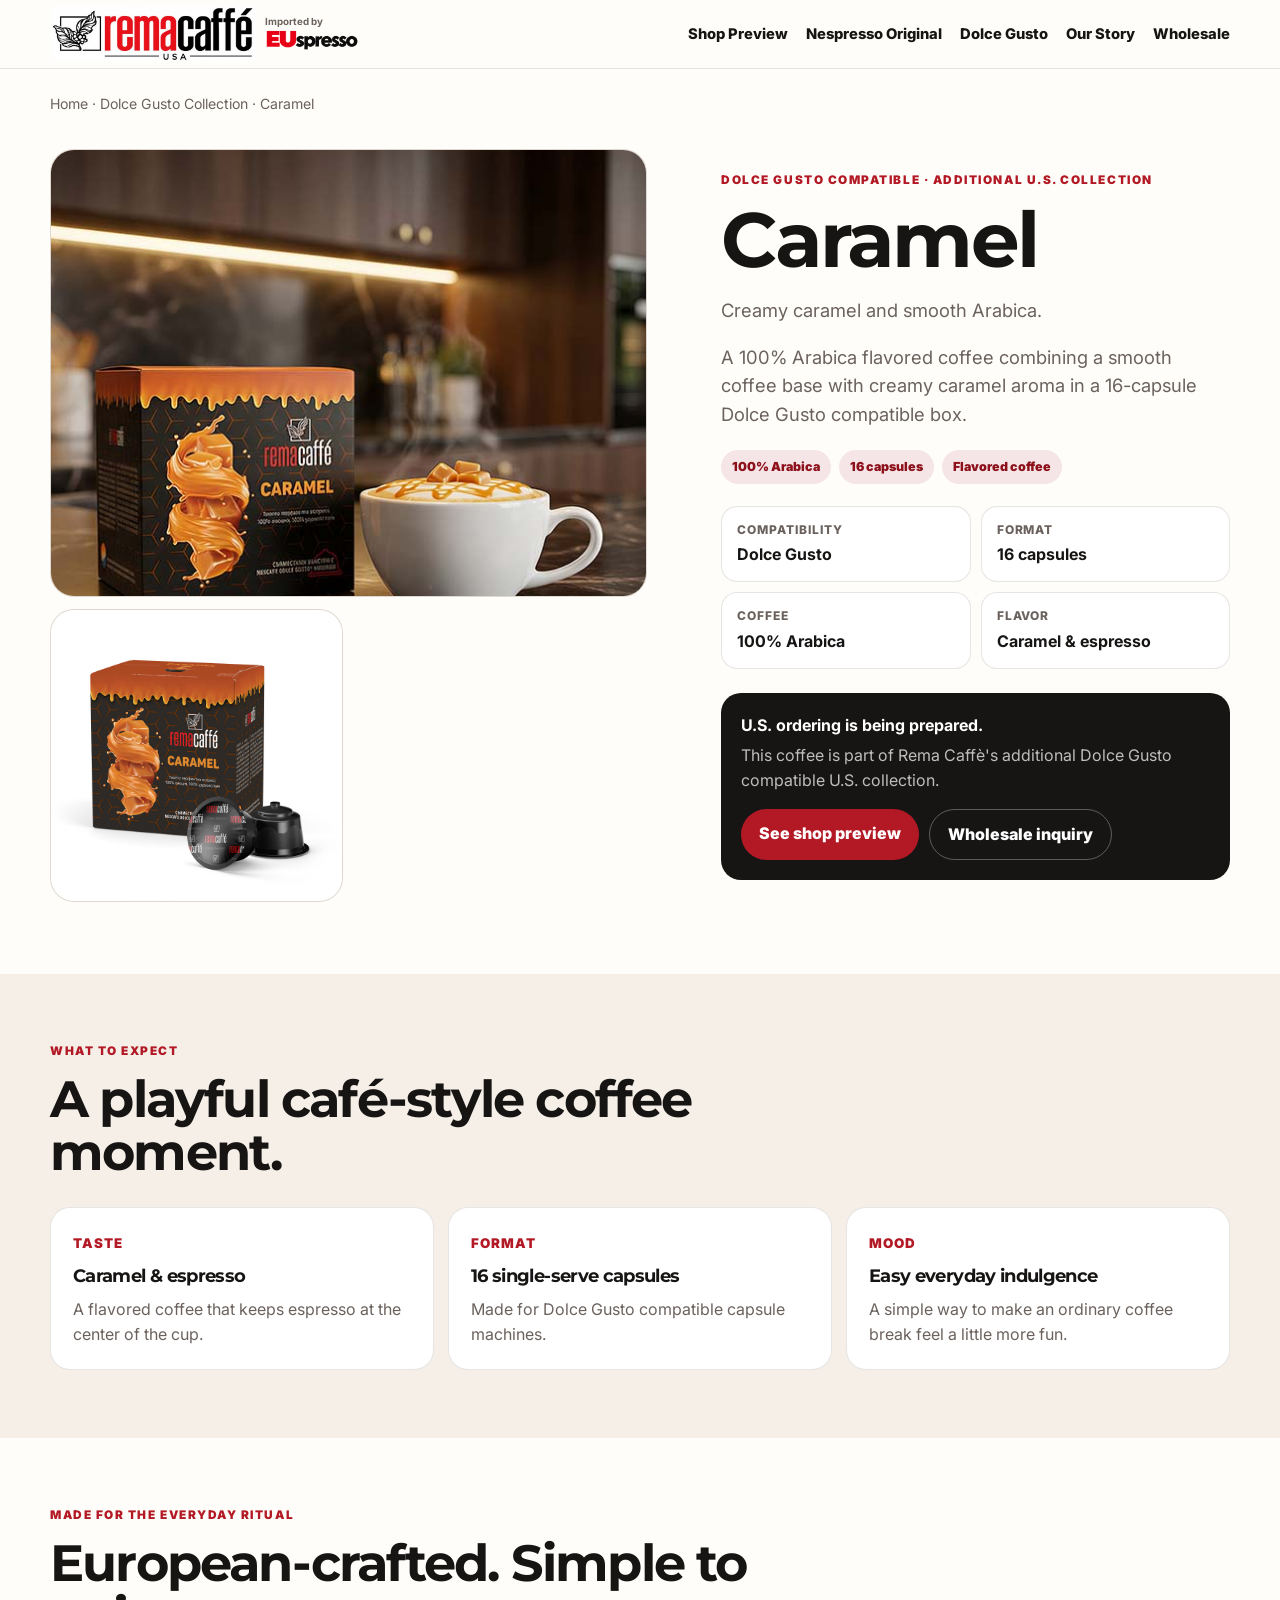
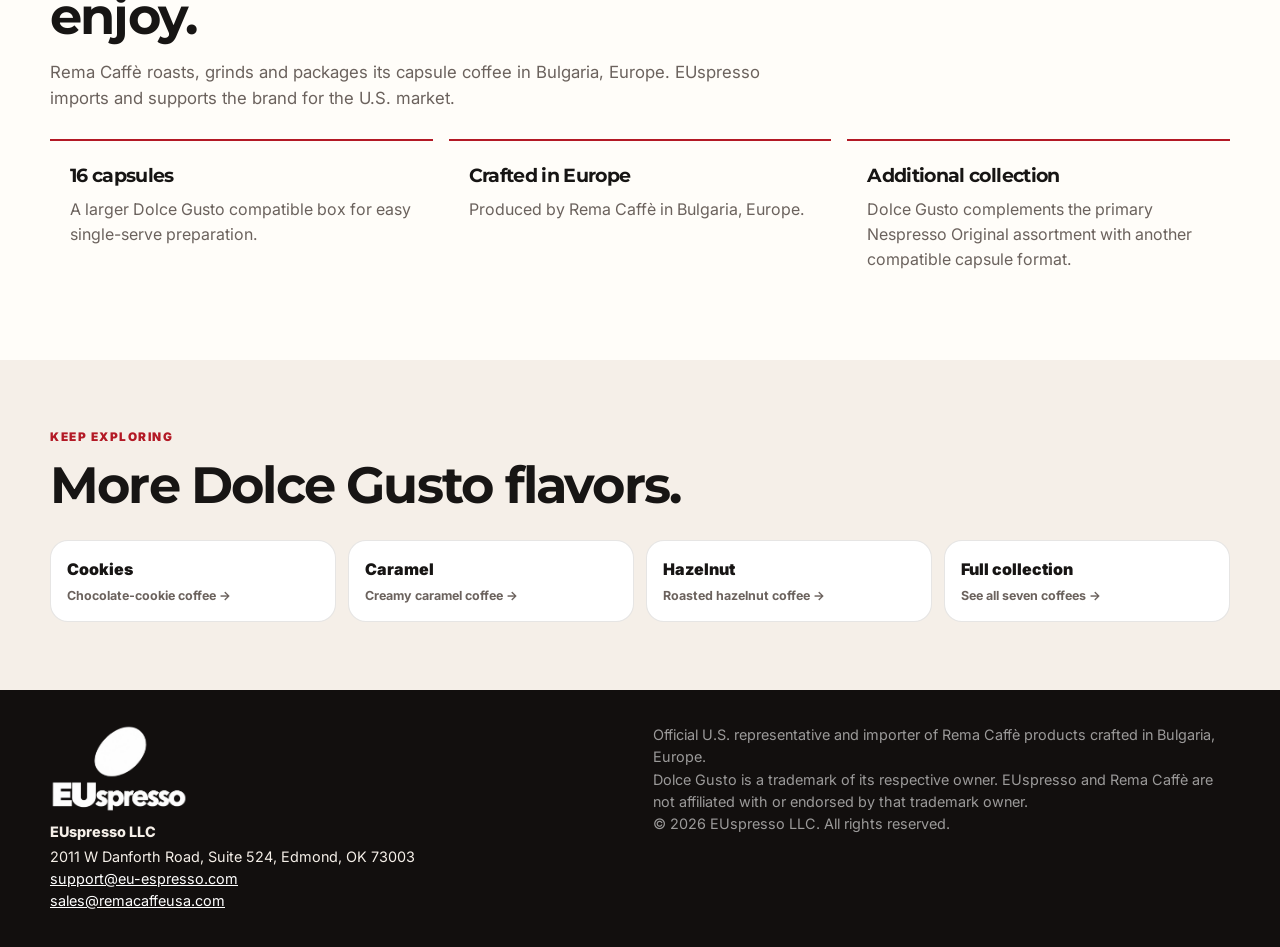
<file: products/dolce-gusto/caramel/index.html>
<!DOCTYPE html><html lang="en"><head><meta charset="UTF-8"><title>Rema Caffè Caramel Dolce Gusto Compatible | EUspresso USA</title><meta name="description" content="Rema Caffè Caramel capsules for Dolce Gusto compatible machines — 16 capsules per box."><link rel="canonical" href="https://eu-espresso.com/products/dolce-gusto/caramel/"><meta property="og:title" content="Rema Caffè Caramel Dolce Gusto Compatible"><meta property="og:description" content="A 100% Arabica flavored coffee combining a smooth coffee base with creamy caramel aroma in a 16-capsule Dolce Gusto compatible box."><meta property="og:image" content="https://eu-espresso.com/assets/dg-caramel-lifestyle.jpg"><meta property="og:type" content="product"><link rel="icon" type="image/png" sizes="32x32" href="/assets/favicon-32.png">
<link rel="icon" type="image/png" sizes="64x64" href="/assets/favicon-64.png">
<link rel="apple-touch-icon" sizes="180x180" href="/assets/apple-touch-icon.png">
<meta name="viewport" content="width=device-width, initial-scale=1"><link rel="stylesheet" href="../../../assets/product.css"><script type="application/ld+json">{"@context":"https://schema.org","@type":"Product","name":"Rema Caffè Caramel — Dolce Gusto compatible","brand":{"@type":"Brand","name":"Rema Caffè"},"description":"A 100% Arabica flavored coffee combining a smooth coffee base with creamy caramel aroma in a 16-capsule Dolce Gusto compatible box.","image":["https://eu-espresso.com/assets/dg-caramel-lifestyle.jpg","https://eu-espresso.com/assets/dg-caramel-box-caps.jpg"]}</script></head><body>
<nav class="top-nav"><div class="nav-inner"><a class="nav-brand" href="../../../" aria-label="Rema Caffè USA, imported by EUspresso"><img class="rema-logo" src="/assets/rema-caffe-usa-header.jpg" alt="Rema Caffè USA"><span class="brand-import"><span>Imported by</span><img class="brand-import-logo" src="/assets/euspresso-wordmark.png" alt="EUspresso"></span></a><div class="nav-links"><a href="../../../shop/">Shop Preview</a><a href="../../../#nespresso-collection">Nespresso Original</a><a href="../../../dolce-gusto/">Dolce Gusto</a><a href="../../../#story">Our Story</a><a href="../../../#wholesale">Wholesale</a></div></div></nav>
<main><div class="wrap breadcrumb"><a href="../../../">Home</a> · <a href="../../../dolce-gusto/">Dolce Gusto Collection</a> · Caramel</div>
<section class="wrap hero"><div class="gallery"><figure><img src="../../../assets/dg-caramel-lifestyle.jpg" alt="Rema Caffè Caramel Dolce Gusto compatible capsules"></figure><figure><img src="../../../assets/dg-caramel-box-caps.jpg" alt="Rema Caffè Caramel Dolce Gusto compatible box and capsules"></figure></div><div><div class="eyebrow">Dolce Gusto compatible · Additional U.S. collection</div><h1>Caramel</h1><p class="lede">Creamy caramel and smooth Arabica.</p><p class="lede">A 100% Arabica flavored coffee combining a smooth coffee base with creamy caramel aroma in a 16-capsule Dolce Gusto compatible box.</p><div class="tags"><span class="tag">100% Arabica</span><span class="tag">16 capsules</span><span class="tag">Flavored coffee</span></div><div class="facts"><div class="fact"><span>Compatibility</span><strong>Dolce Gusto</strong></div><div class="fact"><span>Format</span><strong>16 capsules</strong></div><div class="fact"><span>Coffee</span><strong>100% Arabica</strong></div><div class="fact"><span>Flavor</span><strong>Caramel & espresso</strong></div></div><div class="launch-box"><strong>U.S. ordering is being prepared.</strong><p>This coffee is part of Rema Caffè's additional Dolce Gusto compatible U.S. collection.</p><div class="actions"><a class="btn btn-primary" href="../../../shop/">See shop preview</a><a class="btn btn-secondary" href="mailto:support@eu-espresso.com?subject=Wholesale%20Inquiry%20-%20Rema%20Caffe%20Caramel%20Dolce%20Gusto">Wholesale inquiry</a></div></div></div></section>
<section class="section alt"><div class="wrap"><div class="section-head"><div class="eyebrow">What to expect</div><h2>A playful café-style coffee moment.</h2></div><div class="expect-grid"><article class="expect"><small>Taste</small><h3>Caramel & espresso</h3><p>A flavored coffee that keeps espresso at the center of the cup.</p></article><article class="expect"><small>Format</small><h3>16 single-serve capsules</h3><p>Made for Dolce Gusto compatible capsule machines.</p></article><article class="expect"><small>Mood</small><h3>Easy everyday indulgence</h3><p>A simple way to make an ordinary coffee break feel a little more fun.</p></article></div></div></section>
<section class="section"><div class="wrap"><div class="section-head"><div class="eyebrow">Made for the everyday ritual</div><h2>European-crafted. Simple to enjoy.</h2><p class="section-copy">Rema Caffè roasts, grinds and packages its capsule coffee in Bulgaria, Europe. EUspresso imports and supports the brand for the U.S. market.</p></div><div class="proof-grid"><article class="proof"><h3>16 capsules</h3><p>A larger Dolce Gusto compatible box for easy single-serve preparation.</p></article><article class="proof"><h3>Crafted in Europe</h3><p>Produced by Rema Caffè in Bulgaria, Europe.</p></article><article class="proof"><h3>Additional collection</h3><p>Dolce Gusto complements the primary Nespresso Original assortment with another compatible capsule format.</p></article></div></div></section>
<section class="section alt"><div class="wrap"><div class="section-head"><div class="eyebrow">Keep exploring</div><h2>More Dolce Gusto flavors.</h2></div><div class="more-grid"><a class="more-card" href="../cookies/">Cookies<span>Chocolate-cookie coffee →</span></a><a class="more-card" href="../caramel/">Caramel<span>Creamy caramel coffee →</span></a><a class="more-card" href="../hazelnut/">Hazelnut<span>Roasted hazelnut coffee →</span></a><a class="more-card" href="../../../dolce-gusto/">Full collection<span>See all seven coffees →</span></a></div></div></section></main>
<footer><div class="footer-inner"><div><img class="footer-logo" src="/assets/euspresso-logo-white.png" alt="EUspresso"><div class="footer-company">EUspresso LLC</div>2011 W Danforth Road, Suite 524, Edmond, OK 73003<br><a href="mailto:support@eu-espresso.com">support@eu-espresso.com</a><br><a href="mailto:sales@remacaffeusa.com">sales@remacaffeusa.com</a></div><div class="footer-muted">Official U.S. representative and importer of Rema Caffè products crafted in Bulgaria, Europe.<br>Dolce Gusto is a trademark of its respective owner. EUspresso and Rema Caffè are not affiliated with or endorsed by that trademark owner.<br>&copy; <span id="year"></span> EUspresso LLC. All rights reserved.</div></div></footer><script>document.getElementById("year").textContent=new Date().getFullYear();</script></body></html>
</file>
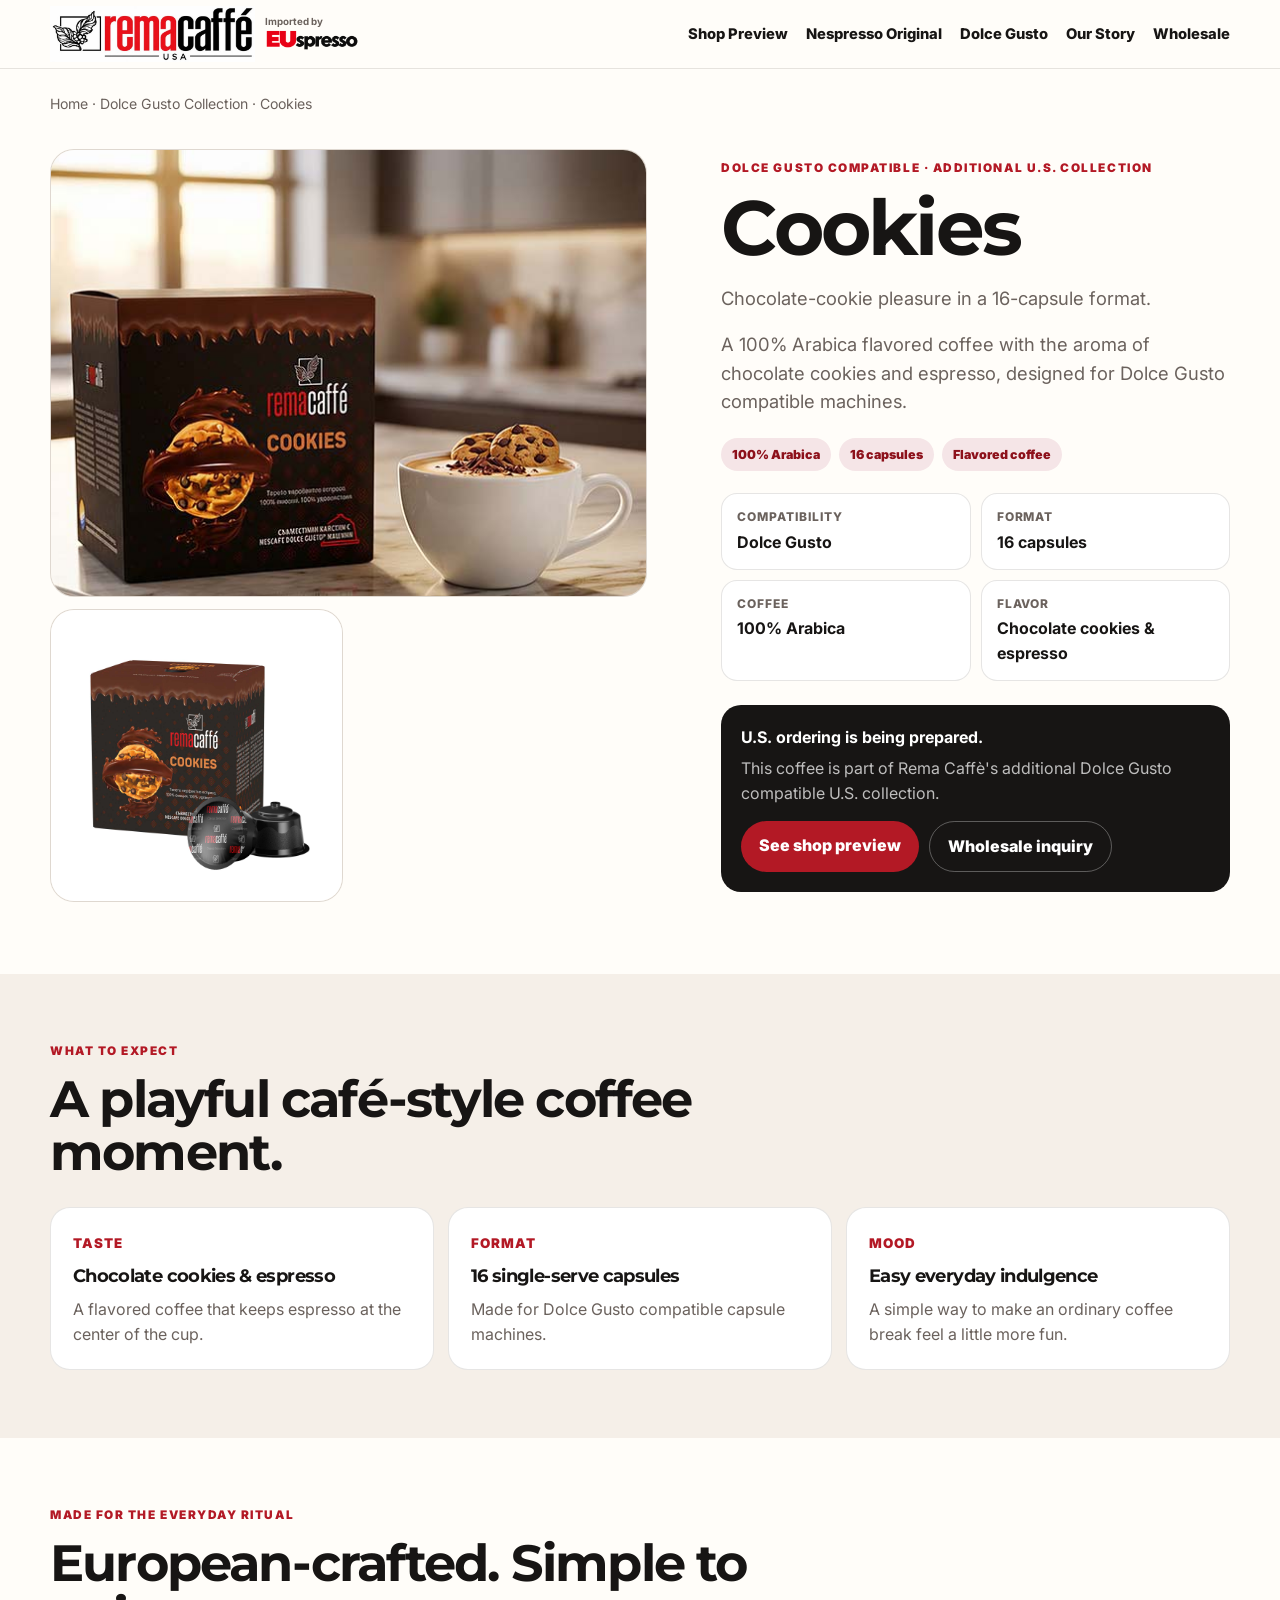
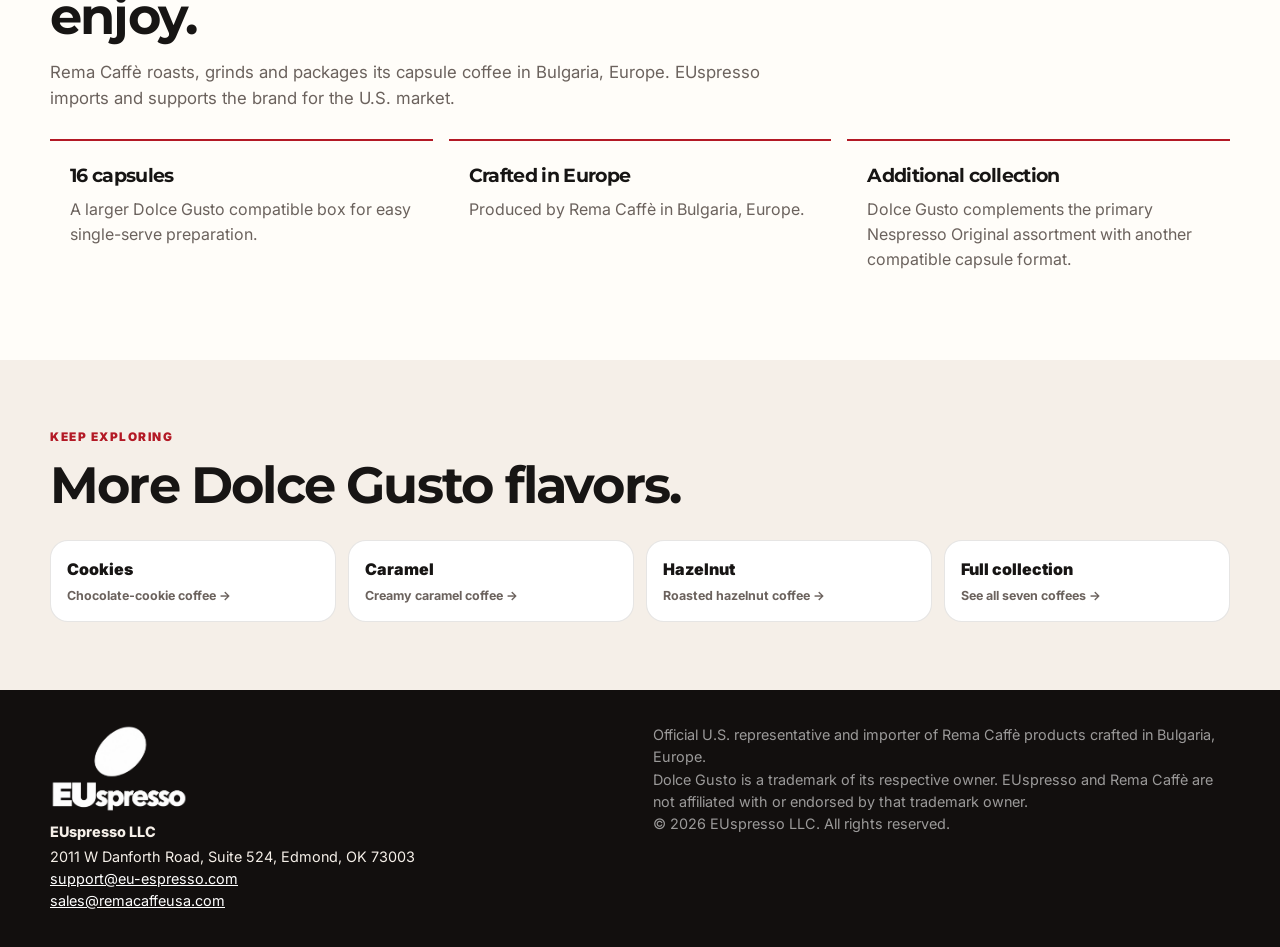
<file: products/dolce-gusto/cookies/index.html>
<!DOCTYPE html><html lang="en"><head><meta charset="UTF-8"><title>Rema Caffè Cookies Dolce Gusto Compatible | EUspresso USA</title><meta name="description" content="Rema Caffè Cookies capsules for Dolce Gusto compatible machines — 16 capsules per box."><link rel="canonical" href="https://eu-espresso.com/products/dolce-gusto/cookies/"><meta property="og:title" content="Rema Caffè Cookies Dolce Gusto Compatible"><meta property="og:description" content="A 100% Arabica flavored coffee with the aroma of chocolate cookies and espresso, designed for Dolce Gusto compatible machines."><meta property="og:image" content="https://eu-espresso.com/assets/dg-cookies-lifestyle.jpg"><meta property="og:type" content="product"><link rel="icon" type="image/png" sizes="32x32" href="/assets/favicon-32.png">
<link rel="icon" type="image/png" sizes="64x64" href="/assets/favicon-64.png">
<link rel="apple-touch-icon" sizes="180x180" href="/assets/apple-touch-icon.png">
<meta name="viewport" content="width=device-width, initial-scale=1"><link rel="stylesheet" href="../../../assets/product.css"><script type="application/ld+json">{"@context":"https://schema.org","@type":"Product","name":"Rema Caffè Cookies — Dolce Gusto compatible","brand":{"@type":"Brand","name":"Rema Caffè"},"description":"A 100% Arabica flavored coffee with the aroma of chocolate cookies and espresso, designed for Dolce Gusto compatible machines.","image":["https://eu-espresso.com/assets/dg-cookies-lifestyle.jpg","https://eu-espresso.com/assets/dg-cookies-box-caps.jpg"]}</script></head><body>
<nav class="top-nav"><div class="nav-inner"><a class="nav-brand" href="../../../" aria-label="Rema Caffè USA, imported by EUspresso"><img class="rema-logo" src="/assets/rema-caffe-usa-header.jpg" alt="Rema Caffè USA"><span class="brand-import"><span>Imported by</span><img class="brand-import-logo" src="/assets/euspresso-wordmark.png" alt="EUspresso"></span></a><div class="nav-links"><a href="../../../shop/">Shop Preview</a><a href="../../../#nespresso-collection">Nespresso Original</a><a href="../../../dolce-gusto/">Dolce Gusto</a><a href="../../../#story">Our Story</a><a href="../../../#wholesale">Wholesale</a></div></div></nav>
<main><div class="wrap breadcrumb"><a href="../../../">Home</a> · <a href="../../../dolce-gusto/">Dolce Gusto Collection</a> · Cookies</div>
<section class="wrap hero"><div class="gallery"><figure><img src="../../../assets/dg-cookies-lifestyle.jpg" alt="Rema Caffè Cookies Dolce Gusto compatible capsules"></figure><figure><img src="../../../assets/dg-cookies-box-caps.jpg" alt="Rema Caffè Cookies Dolce Gusto compatible box and capsules"></figure></div><div><div class="eyebrow">Dolce Gusto compatible · Additional U.S. collection</div><h1>Cookies</h1><p class="lede">Chocolate-cookie pleasure in a 16-capsule format.</p><p class="lede">A 100% Arabica flavored coffee with the aroma of chocolate cookies and espresso, designed for Dolce Gusto compatible machines.</p><div class="tags"><span class="tag">100% Arabica</span><span class="tag">16 capsules</span><span class="tag">Flavored coffee</span></div><div class="facts"><div class="fact"><span>Compatibility</span><strong>Dolce Gusto</strong></div><div class="fact"><span>Format</span><strong>16 capsules</strong></div><div class="fact"><span>Coffee</span><strong>100% Arabica</strong></div><div class="fact"><span>Flavor</span><strong>Chocolate cookies & espresso</strong></div></div><div class="launch-box"><strong>U.S. ordering is being prepared.</strong><p>This coffee is part of Rema Caffè's additional Dolce Gusto compatible U.S. collection.</p><div class="actions"><a class="btn btn-primary" href="../../../shop/">See shop preview</a><a class="btn btn-secondary" href="mailto:support@eu-espresso.com?subject=Wholesale%20Inquiry%20-%20Rema%20Caffe%20Cookies%20Dolce%20Gusto">Wholesale inquiry</a></div></div></div></section>
<section class="section alt"><div class="wrap"><div class="section-head"><div class="eyebrow">What to expect</div><h2>A playful café-style coffee moment.</h2></div><div class="expect-grid"><article class="expect"><small>Taste</small><h3>Chocolate cookies & espresso</h3><p>A flavored coffee that keeps espresso at the center of the cup.</p></article><article class="expect"><small>Format</small><h3>16 single-serve capsules</h3><p>Made for Dolce Gusto compatible capsule machines.</p></article><article class="expect"><small>Mood</small><h3>Easy everyday indulgence</h3><p>A simple way to make an ordinary coffee break feel a little more fun.</p></article></div></div></section>
<section class="section"><div class="wrap"><div class="section-head"><div class="eyebrow">Made for the everyday ritual</div><h2>European-crafted. Simple to enjoy.</h2><p class="section-copy">Rema Caffè roasts, grinds and packages its capsule coffee in Bulgaria, Europe. EUspresso imports and supports the brand for the U.S. market.</p></div><div class="proof-grid"><article class="proof"><h3>16 capsules</h3><p>A larger Dolce Gusto compatible box for easy single-serve preparation.</p></article><article class="proof"><h3>Crafted in Europe</h3><p>Produced by Rema Caffè in Bulgaria, Europe.</p></article><article class="proof"><h3>Additional collection</h3><p>Dolce Gusto complements the primary Nespresso Original assortment with another compatible capsule format.</p></article></div></div></section>
<section class="section alt"><div class="wrap"><div class="section-head"><div class="eyebrow">Keep exploring</div><h2>More Dolce Gusto flavors.</h2></div><div class="more-grid"><a class="more-card" href="../cookies/">Cookies<span>Chocolate-cookie coffee →</span></a><a class="more-card" href="../caramel/">Caramel<span>Creamy caramel coffee →</span></a><a class="more-card" href="../hazelnut/">Hazelnut<span>Roasted hazelnut coffee →</span></a><a class="more-card" href="../../../dolce-gusto/">Full collection<span>See all seven coffees →</span></a></div></div></section></main>
<footer><div class="footer-inner"><div><img class="footer-logo" src="/assets/euspresso-logo-white.png" alt="EUspresso"><div class="footer-company">EUspresso LLC</div>2011 W Danforth Road, Suite 524, Edmond, OK 73003<br><a href="mailto:support@eu-espresso.com">support@eu-espresso.com</a><br><a href="mailto:sales@remacaffeusa.com">sales@remacaffeusa.com</a></div><div class="footer-muted">Official U.S. representative and importer of Rema Caffè products crafted in Bulgaria, Europe.<br>Dolce Gusto is a trademark of its respective owner. EUspresso and Rema Caffè are not affiliated with or endorsed by that trademark owner.<br>&copy; <span id="year"></span> EUspresso LLC. All rights reserved.</div></div></footer><script>document.getElementById("year").textContent=new Date().getFullYear();</script></body></html>
</file>
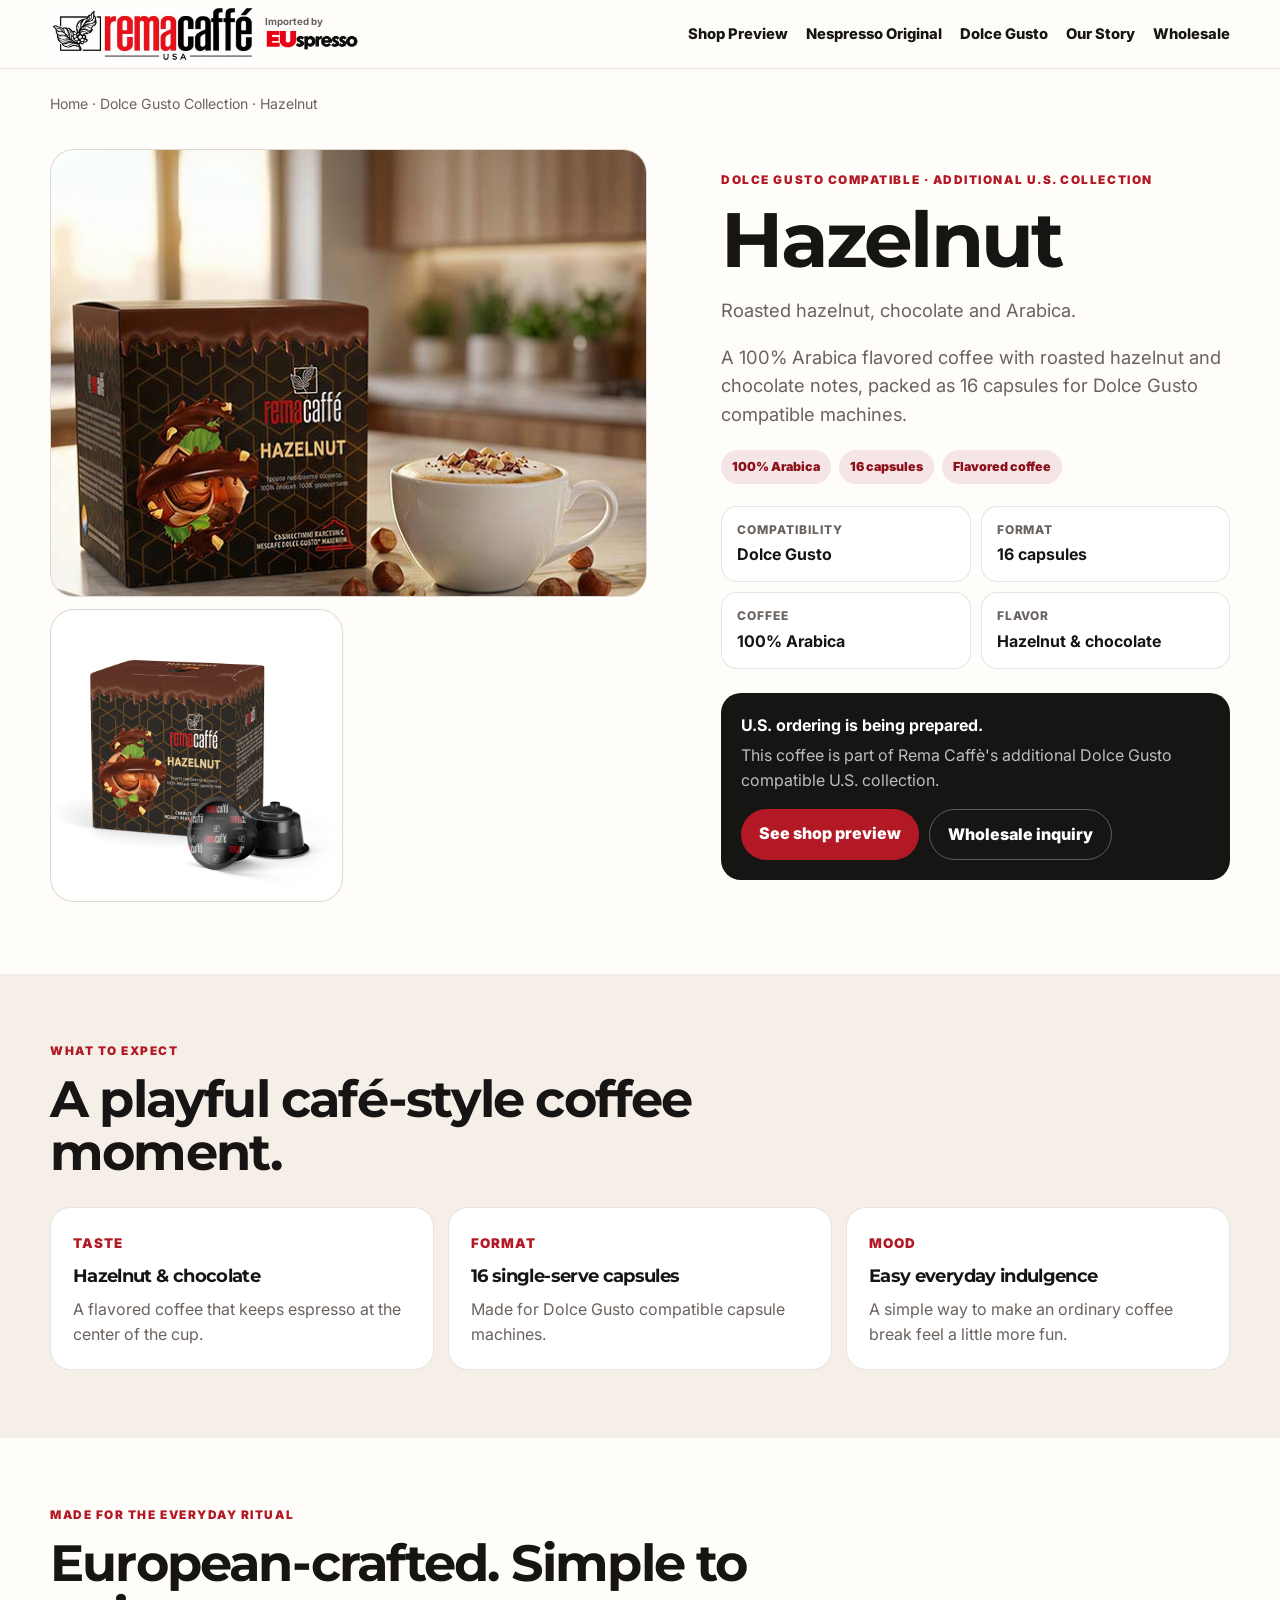
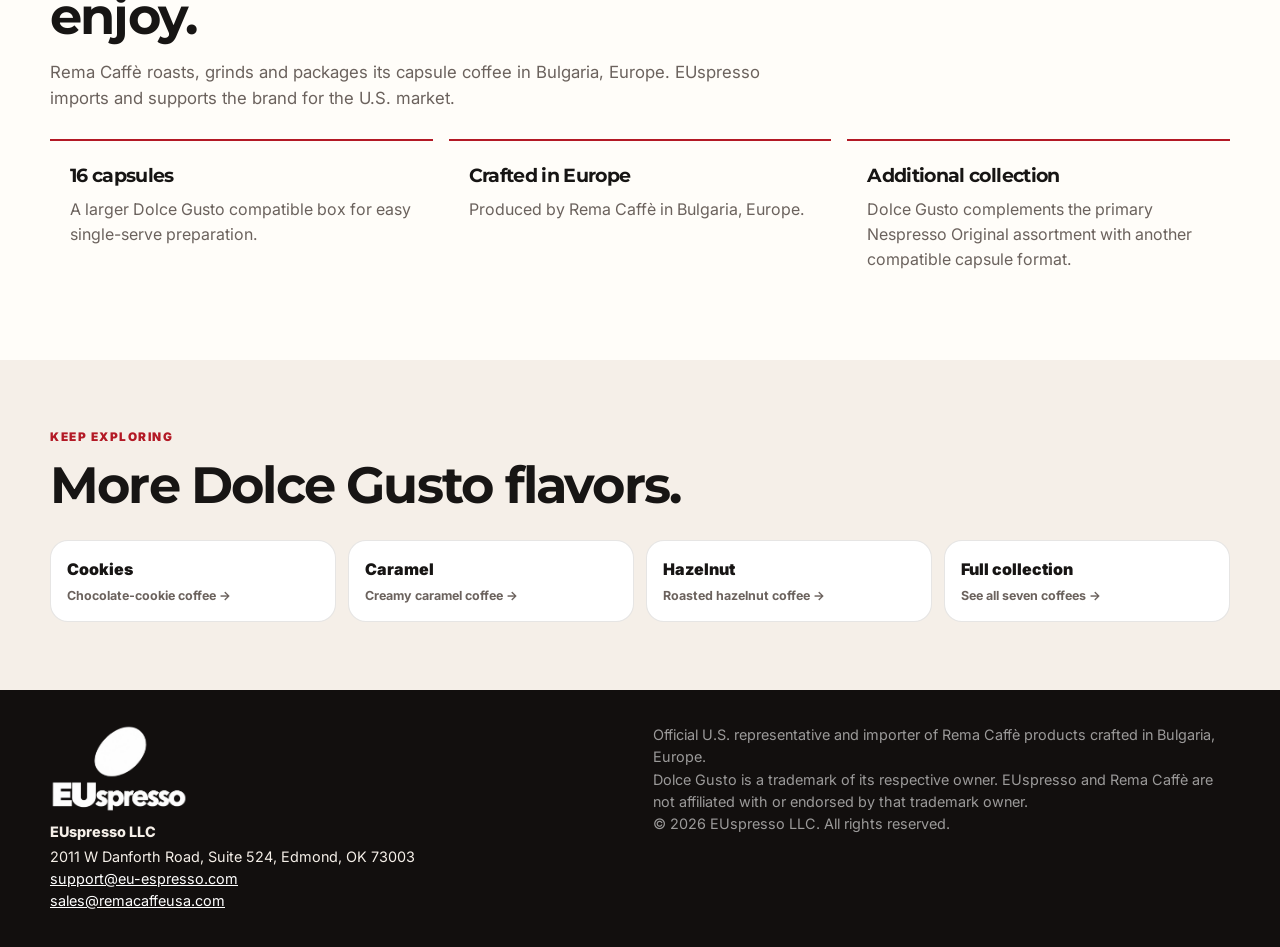
<file: products/dolce-gusto/hazelnut/index.html>
<!DOCTYPE html><html lang="en"><head><meta charset="UTF-8"><title>Rema Caffè Hazelnut Dolce Gusto Compatible | EUspresso USA</title><meta name="description" content="Rema Caffè Hazelnut capsules for Dolce Gusto compatible machines — 16 capsules per box."><link rel="canonical" href="https://eu-espresso.com/products/dolce-gusto/hazelnut/"><meta property="og:title" content="Rema Caffè Hazelnut Dolce Gusto Compatible"><meta property="og:description" content="A 100% Arabica flavored coffee with roasted hazelnut and chocolate notes, packed as 16 capsules for Dolce Gusto compatible machines."><meta property="og:image" content="https://eu-espresso.com/assets/dg-hazelnut-lifestyle.jpg"><meta property="og:type" content="product"><link rel="icon" type="image/png" sizes="32x32" href="/assets/favicon-32.png">
<link rel="icon" type="image/png" sizes="64x64" href="/assets/favicon-64.png">
<link rel="apple-touch-icon" sizes="180x180" href="/assets/apple-touch-icon.png">
<meta name="viewport" content="width=device-width, initial-scale=1"><link rel="stylesheet" href="../../../assets/product.css"><script type="application/ld+json">{"@context":"https://schema.org","@type":"Product","name":"Rema Caffè Hazelnut — Dolce Gusto compatible","brand":{"@type":"Brand","name":"Rema Caffè"},"description":"A 100% Arabica flavored coffee with roasted hazelnut and chocolate notes, packed as 16 capsules for Dolce Gusto compatible machines.","image":["https://eu-espresso.com/assets/dg-hazelnut-lifestyle.jpg","https://eu-espresso.com/assets/dg-hazelnut-box-caps.jpg"]}</script></head><body>
<nav class="top-nav"><div class="nav-inner"><a class="nav-brand" href="../../../" aria-label="Rema Caffè USA, imported by EUspresso"><img class="rema-logo" src="/assets/rema-caffe-usa-header.jpg" alt="Rema Caffè USA"><span class="brand-import"><span>Imported by</span><img class="brand-import-logo" src="/assets/euspresso-wordmark.png" alt="EUspresso"></span></a><div class="nav-links"><a href="../../../shop/">Shop Preview</a><a href="../../../#nespresso-collection">Nespresso Original</a><a href="../../../dolce-gusto/">Dolce Gusto</a><a href="../../../#story">Our Story</a><a href="../../../#wholesale">Wholesale</a></div></div></nav>
<main><div class="wrap breadcrumb"><a href="../../../">Home</a> · <a href="../../../dolce-gusto/">Dolce Gusto Collection</a> · Hazelnut</div>
<section class="wrap hero"><div class="gallery"><figure><img src="../../../assets/dg-hazelnut-lifestyle.jpg" alt="Rema Caffè Hazelnut Dolce Gusto compatible capsules"></figure><figure><img src="../../../assets/dg-hazelnut-box-caps.jpg" alt="Rema Caffè Hazelnut Dolce Gusto compatible box and capsules"></figure></div><div><div class="eyebrow">Dolce Gusto compatible · Additional U.S. collection</div><h1>Hazelnut</h1><p class="lede">Roasted hazelnut, chocolate and Arabica.</p><p class="lede">A 100% Arabica flavored coffee with roasted hazelnut and chocolate notes, packed as 16 capsules for Dolce Gusto compatible machines.</p><div class="tags"><span class="tag">100% Arabica</span><span class="tag">16 capsules</span><span class="tag">Flavored coffee</span></div><div class="facts"><div class="fact"><span>Compatibility</span><strong>Dolce Gusto</strong></div><div class="fact"><span>Format</span><strong>16 capsules</strong></div><div class="fact"><span>Coffee</span><strong>100% Arabica</strong></div><div class="fact"><span>Flavor</span><strong>Hazelnut & chocolate</strong></div></div><div class="launch-box"><strong>U.S. ordering is being prepared.</strong><p>This coffee is part of Rema Caffè's additional Dolce Gusto compatible U.S. collection.</p><div class="actions"><a class="btn btn-primary" href="../../../shop/">See shop preview</a><a class="btn btn-secondary" href="mailto:support@eu-espresso.com?subject=Wholesale%20Inquiry%20-%20Rema%20Caffe%20Hazelnut%20Dolce%20Gusto">Wholesale inquiry</a></div></div></div></section>
<section class="section alt"><div class="wrap"><div class="section-head"><div class="eyebrow">What to expect</div><h2>A playful café-style coffee moment.</h2></div><div class="expect-grid"><article class="expect"><small>Taste</small><h3>Hazelnut & chocolate</h3><p>A flavored coffee that keeps espresso at the center of the cup.</p></article><article class="expect"><small>Format</small><h3>16 single-serve capsules</h3><p>Made for Dolce Gusto compatible capsule machines.</p></article><article class="expect"><small>Mood</small><h3>Easy everyday indulgence</h3><p>A simple way to make an ordinary coffee break feel a little more fun.</p></article></div></div></section>
<section class="section"><div class="wrap"><div class="section-head"><div class="eyebrow">Made for the everyday ritual</div><h2>European-crafted. Simple to enjoy.</h2><p class="section-copy">Rema Caffè roasts, grinds and packages its capsule coffee in Bulgaria, Europe. EUspresso imports and supports the brand for the U.S. market.</p></div><div class="proof-grid"><article class="proof"><h3>16 capsules</h3><p>A larger Dolce Gusto compatible box for easy single-serve preparation.</p></article><article class="proof"><h3>Crafted in Europe</h3><p>Produced by Rema Caffè in Bulgaria, Europe.</p></article><article class="proof"><h3>Additional collection</h3><p>Dolce Gusto complements the primary Nespresso Original assortment with another compatible capsule format.</p></article></div></div></section>
<section class="section alt"><div class="wrap"><div class="section-head"><div class="eyebrow">Keep exploring</div><h2>More Dolce Gusto flavors.</h2></div><div class="more-grid"><a class="more-card" href="../cookies/">Cookies<span>Chocolate-cookie coffee →</span></a><a class="more-card" href="../caramel/">Caramel<span>Creamy caramel coffee →</span></a><a class="more-card" href="../hazelnut/">Hazelnut<span>Roasted hazelnut coffee →</span></a><a class="more-card" href="../../../dolce-gusto/">Full collection<span>See all seven coffees →</span></a></div></div></section></main>
<footer><div class="footer-inner"><div><img class="footer-logo" src="/assets/euspresso-logo-white.png" alt="EUspresso"><div class="footer-company">EUspresso LLC</div>2011 W Danforth Road, Suite 524, Edmond, OK 73003<br><a href="mailto:support@eu-espresso.com">support@eu-espresso.com</a><br><a href="mailto:sales@remacaffeusa.com">sales@remacaffeusa.com</a></div><div class="footer-muted">Official U.S. representative and importer of Rema Caffè products crafted in Bulgaria, Europe.<br>Dolce Gusto is a trademark of its respective owner. EUspresso and Rema Caffè are not affiliated with or endorsed by that trademark owner.<br>&copy; <span id="year"></span> EUspresso LLC. All rights reserved.</div></div></footer><script>document.getElementById("year").textContent=new Date().getFullYear();</script></body></html>
</file>
<file: assets/dolce-gusto.css>
@import url('https://fonts.googleapis.com/css2?family=Inter:wght@400;500;600;700;800;900&family=Montserrat:wght@600;700;800&display=swap');
:root{--red:#b31925;--red-dark:#8d111b;--ink:#171514;--muted:#6b625d;--cream:#f5efe8;--paper:#fffdf9;--line:rgba(55,42,35,.12)}
*{box-sizing:border-box}html{scroll-behavior:smooth}body{margin:0;font-family:"Inter",ui-sans-serif,system-ui,-apple-system,BlinkMacSystemFont,"Segoe UI",sans-serif;color:var(--ink);background:var(--paper);line-height:1.55}img{max-width:100%}a{color:inherit}
.top-nav{position:sticky;top:0;z-index:20;background:rgba(255,253,249,.95);backdrop-filter:blur(12px);border-bottom:1px solid var(--line)}
.nav-inner{width:min(1180px,calc(100% - 36px));min-height:68px;margin:0 auto;display:flex;align-items:center;justify-content:space-between;gap:22px}.nav-brand{display:flex;align-items:center;gap:10px;text-decoration:none}.rema-logo{display:block;width:205px;height:auto;flex:0 0 auto}.brand-import{display:flex;flex-direction:column;gap:2px;color:var(--muted);font-size:.61rem;font-weight:700;line-height:1.05;white-space:nowrap}.brand-import-logo{display:block;width:94px;height:auto}.nav-links{display:flex;gap:18px;flex-wrap:wrap;font-size:.92rem;font-weight:800}.nav-links a{text-decoration:none}.nav-links a:hover{color:var(--red)}
.wrap{width:min(1180px,calc(100% - 36px));margin:0 auto}.eyebrow{color:var(--red);text-transform:uppercase;letter-spacing:.13em;font-size:.74rem;font-weight:900;margin-bottom:13px}h1,h2,h3{font-family:"Montserrat","Inter",sans-serif;font-weight:700;letter-spacing:-.035em}h1{font-size:clamp(3.2rem,7vw,6rem);line-height:.98;margin:0 0 18px}h2{font-size:clamp(2.1rem,4.5vw,3.7rem);line-height:1.03;margin:0 0 14px}h3{font-size:1.25rem;margin:0 0 8px}.section-copy{color:var(--muted);font-size:1.06rem;max-width:760px}
.hero{padding:64px 0 78px;display:grid;grid-template-columns:1fr 1fr;gap:48px;align-items:center}.hero-visual{border-radius:30px;overflow:hidden;background:#f0e6dd;box-shadow:0 24px 60px rgba(62,42,30,.12)}.hero-visual img{display:block;width:100%;aspect-ratio:4/3;object-fit:contain;padding:18px}.hero-tags{display:flex;flex-wrap:wrap;gap:8px;margin-top:22px}.tag{padding:7px 11px;border-radius:999px;background:#f5e5e7;color:var(--red-dark);font-size:.76rem;font-weight:900}
.section{padding:72px 0}.section.alt{background:var(--cream)}.section-head{max-width:760px;margin-bottom:28px}.featured-grid{display:grid;grid-template-columns:repeat(3,1fr);gap:16px}.featured-card,.classic-card{background:white;border:1px solid var(--line);border-radius:22px;overflow:hidden;box-shadow:0 10px 28px rgba(50,37,29,.05)}.featured-photo{aspect-ratio:1/1;background:#eee5db;overflow:hidden}.featured-photo img{width:100%;height:100%;object-fit:cover;display:block}.classic-grid{display:grid;grid-template-columns:repeat(4,1fr);gap:14px}.classic-photo{aspect-ratio:1/1;background:#f8f3ed}.classic-photo img{width:100%;height:100%;object-fit:contain;padding:12px;display:block}.body{padding:18px}.meta{color:var(--red);font-size:.7rem;font-weight:900;letter-spacing:.08em;text-transform:uppercase;margin-bottom:7px}.body p{margin:7px 0 0;color:var(--muted);font-size:.92rem}.link{display:inline-block;margin-top:13px;text-decoration:none;font-weight:850;font-size:.84rem}.link:hover{color:var(--red)}
.callout{margin-top:30px;padding:20px 22px;border-radius:20px;background:#171514;color:white}.callout p{margin:6px 0 0;color:rgba(255,255,255,.72)}
.compare{display:grid;grid-template-columns:1.15fr .85fr;gap:24px;align-items:center}.compare-card{padding:26px;border:1px solid var(--line);border-radius:24px;background:white}.compare-list{margin:18px 0 0;padding:0;list-style:none;display:grid;gap:10px}.compare-list li{padding:12px 0;border-bottom:1px solid var(--line);font-weight:800}.compare-list span{color:var(--muted);font-weight:600}
footer{background:#120f0e;color:#f5efe8;padding:34px 0}.footer-inner{width:min(1180px,calc(100% - 36px));margin:0 auto;display:grid;grid-template-columns:1fr 1fr;gap:26px;font-size:.9rem}.footer-inner a{color:#fff}.footer-logo{display:block;width:138px;height:auto;margin:0 0 8px}.footer-company{font-weight:800;margin-bottom:2px}.footer-muted{color:rgba(255,255,255,.58)}
@media(max-width:900px){.hero,.compare{grid-template-columns:1fr}.featured-grid{grid-template-columns:repeat(2,1fr)}.classic-grid{grid-template-columns:repeat(2,1fr)}}
@media(max-width:680px){.rema-logo{width:180px}.nav-inner{padding:14px 0;align-items:flex-start;flex-direction:column}.nav-links{gap:10px 14px}.featured-grid,.classic-grid{grid-template-columns:1fr}.hero{padding-top:44px}}
</file>
<file: assets/shop.css>
@import url('https://fonts.googleapis.com/css2?family=Inter:wght@400;500;600;700;800;900&family=Montserrat:wght@600;700;800&display=swap');
:root{--red:#b31925;--red-dark:#8d111b;--ink:#171514;--muted:#6b625d;--cream:#f5efe8;--paper:#fffdf9;--line:rgba(55,42,35,.12);--green:#355b47}
*{box-sizing:border-box}html{scroll-behavior:smooth}body{margin:0;font-family:"Inter",ui-sans-serif,system-ui,-apple-system,BlinkMacSystemFont,"Segoe UI",sans-serif;color:var(--ink);background:var(--paper);line-height:1.55}img{max-width:100%}a{color:inherit}
.top-nav{position:sticky;top:0;z-index:20;background:rgba(255,253,249,.95);backdrop-filter:blur(12px);border-bottom:1px solid var(--line)}.nav-inner{width:min(1180px,calc(100% - 36px));min-height:68px;margin:0 auto;display:flex;align-items:center;justify-content:space-between;gap:22px}.nav-brand{display:flex;align-items:center;gap:10px;text-decoration:none}.rema-logo{display:block;width:205px;height:auto;flex:0 0 auto}.brand-import{display:flex;flex-direction:column;gap:2px;color:var(--muted);font-size:.61rem;font-weight:700;line-height:1.05;white-space:nowrap}.brand-import-logo{display:block;width:94px;height:auto}.nav-links{display:flex;gap:18px;flex-wrap:wrap;font-size:.92rem;font-weight:800}.nav-links a{text-decoration:none}.nav-links a:hover{color:var(--red)}
.wrap{width:min(1180px,calc(100% - 36px));margin:0 auto}.eyebrow{color:var(--red);text-transform:uppercase;letter-spacing:.13em;font-size:.74rem;font-weight:900;margin-bottom:13px}h1,h2,h3{font-family:"Montserrat","Inter",sans-serif;font-weight:700;letter-spacing:-.035em}h1{font-size:clamp(3.3rem,7vw,6.2rem);line-height:.98;margin:0 0 18px}h2{font-size:clamp(2.1rem,4.5vw,3.8rem);line-height:1.03;margin:0 0 14px}h3{margin:0 0 8px}.copy{color:var(--muted);font-size:1.08rem}.hero{padding:68px 0 74px;display:grid;grid-template-columns:1.02fr .98fr;gap:50px;align-items:center}.hero-image{border-radius:30px;overflow:hidden;background:#f0e6dd;box-shadow:0 24px 60px rgba(62,42,30,.12)}.hero-image img{display:block;width:100%;aspect-ratio:4/3;object-fit:cover;padding:0}.status{display:inline-flex;align-items:center;gap:8px;margin-top:22px;padding:9px 12px;border-radius:999px;background:#eef4ef;color:var(--green);font-size:.8rem;font-weight:900}.status:before{content:"";width:8px;height:8px;border-radius:50%;background:var(--green)}
.price-strip{display:grid;grid-template-columns:repeat(3,1fr);gap:12px;margin-top:24px}.price-fact{padding:15px;border:1px solid var(--line);border-radius:17px;background:#fff}.price-fact small{display:block;color:var(--muted);font-size:.7rem;text-transform:uppercase;letter-spacing:.08em;font-weight:900}.price-fact strong{display:block;margin-top:4px;font-size:1.05rem}.fine{font-size:.8rem;color:var(--muted);margin-top:10px}
.section{padding:72px 0}.section.alt{background:var(--cream)}.section-head{max-width:780px;margin-bottom:30px}.pack-grid{display:grid;grid-template-columns:repeat(2,1fr);gap:18px}.pack{border:1px solid var(--line);border-radius:26px;background:#fff;overflow:hidden;box-shadow:0 12px 30px rgba(50,37,29,.05)}.pack-visual{display:grid;grid-template-columns:repeat(3,1fr);aspect-ratio:16/8;background:#f8f1e9}.pack-visual img{width:100%;height:100%;object-fit:cover}.pack-visual.single{grid-template-columns:1fr}.pack-visual.four{grid-template-columns:repeat(4,1fr)}.pack-visual.single img{object-fit:contain;padding:18px}.pack-body{padding:24px}.pack-meta{color:var(--red);font-size:.72rem;font-weight:900;text-transform:uppercase;letter-spacing:.08em}.pack-body p{color:var(--muted);margin:8px 0 0}.pack-list{margin:16px 0 0;padding-left:18px;color:var(--muted)}.pack-list li{margin:5px 0}.pack-footer{display:flex;align-items:end;justify-content:space-between;gap:18px;margin-top:20px}.working-price small{display:block;color:var(--muted);font-size:.72rem}.working-price strong{font-size:1.3rem}.btn{display:inline-block;padding:12px 18px;border-radius:999px;text-decoration:none;font-weight:850}.btn-primary{background:var(--red);color:#fff}.btn-primary:hover{background:var(--red-dark)}.btn-secondary{border:1px solid var(--line);background:#fff}.btn-secondary:hover{border-color:rgba(179,25,37,.45);color:var(--red)}
.how-grid{display:grid;grid-template-columns:repeat(3,1fr);gap:16px}.how{padding:22px;border-top:2px solid var(--red)}.how span{display:inline-grid;place-items:center;width:32px;height:32px;border-radius:50%;background:#f5e5e7;color:var(--red-dark);font-weight:900}.how h3{margin:12px 0 7px}.how p{margin:0;color:var(--muted)}
.dg-panel{display:grid;grid-template-columns:.9fr 1.1fr;gap:28px;align-items:center;border:1px solid var(--line);border-radius:28px;background:#fff;padding:26px}.dg-panel img{width:100%;border-radius:20px;background:#f8f3ed}.notice{padding:18px 20px;border-radius:18px;background:#171514;color:#fff}.notice p{color:rgba(255,255,255,.72);margin:6px 0 0}
footer{background:#120f0e;color:#f5efe8;padding:34px 0}.footer-inner{width:min(1180px,calc(100% - 36px));margin:0 auto;display:grid;grid-template-columns:1fr 1fr;gap:26px;font-size:.9rem}.footer-inner a{color:#fff}.footer-logo{display:block;width:138px;height:auto;margin:0 0 8px}.footer-company{font-weight:800;margin-bottom:2px}.footer-muted{color:rgba(255,255,255,.58)}
@media(max-width:900px){.hero,.dg-panel{grid-template-columns:1fr}.pack-grid{grid-template-columns:1fr}.how-grid{grid-template-columns:1fr}.price-strip{grid-template-columns:1fr}}
@media(max-width:680px){.rema-logo{width:180px}.nav-inner{padding:14px 0;align-items:flex-start;flex-direction:column}.nav-links{gap:10px 14px}.pack-footer{align-items:flex-start;flex-direction:column}.hero{padding-top:44px}}
</file>
<file: assets/product.css>
@import url('https://fonts.googleapis.com/css2?family=Inter:wght@400;500;600;700;800;900&family=Montserrat:wght@600;700;800&display=swap');

:root{
  --red:#b31925;--red-dark:#8d111b;--ink:#171514;--muted:#6b625d;
  --cream:#f5efe8;--paper:#fffdf9;--white:#fff;--line:rgba(55,42,35,.12)
}
*{box-sizing:border-box}
html{scroll-behavior:smooth}
body{margin:0;font-family:"Inter",ui-sans-serif,system-ui,-apple-system,BlinkMacSystemFont,"Segoe UI",sans-serif;color:var(--ink);background:var(--paper);line-height:1.55}
img{max-width:100%}
a{color:inherit}
.top-nav{position:sticky;top:0;z-index:20;background:rgba(255,253,249,.95);backdrop-filter:blur(12px);border-bottom:1px solid var(--line)}
.nav-inner{width:min(1180px,calc(100% - 36px));min-height:68px;margin:0 auto;display:flex;align-items:center;justify-content:space-between;gap:22px}
.nav-brand{display:flex;align-items:center;gap:10px;text-decoration:none}
.rema-logo{display:block;width:205px;height:auto;flex:0 0 auto}
.brand-import{display:flex;flex-direction:column;gap:2px;color:var(--muted);font-size:.61rem;font-weight:700;line-height:1.05;white-space:nowrap}.brand-import-logo{display:block;width:94px;height:auto}
.nav-links{display:flex;gap:18px;flex-wrap:wrap;font-size:.92rem;font-weight:800}
.nav-links a{text-decoration:none}.nav-links a:hover{color:var(--red)}
.wrap{width:min(1180px,calc(100% - 36px));margin:0 auto}
.breadcrumb{padding:24px 0 0;color:var(--muted);font-size:.88rem}.breadcrumb a{text-decoration:none}.breadcrumb a:hover{color:var(--red)}
.hero{padding:34px 0 72px;display:grid;grid-template-columns:1.08fr .92fr;gap:clamp(34px,6vw,74px);align-items:center}
.gallery{display:grid;grid-template-columns:1fr 1fr;gap:12px}
.gallery figure{margin:0;border:1px solid var(--line);border-radius:24px;overflow:hidden;background:#f7f0e8}
.gallery figure:first-child{grid-column:1/-1}
.gallery img{width:100%;height:100%;object-fit:cover;display:block;aspect-ratio:1/1}
.gallery figure:first-child img{aspect-ratio:4/3}
.eyebrow{color:var(--red);text-transform:uppercase;letter-spacing:.13em;font-size:.74rem;font-weight:900;margin-bottom:13px}
h1,h2,h3{font-family:"Montserrat","Inter",sans-serif;font-weight:700;letter-spacing:-.035em}
h1{font-size:clamp(3rem,6vw,5.5rem);line-height:.98;margin:0 0 18px}
h2{font-size:clamp(2rem,4vw,3.4rem);line-height:1.03;margin:0 0 14px}
.lede{color:var(--muted);font-size:1.15rem;max-width:620px}
.tags{display:flex;flex-wrap:wrap;gap:8px;margin:22px 0}
.tag{padding:7px 11px;border-radius:999px;background:#f5e5e7;color:var(--red-dark);font-size:.78rem;font-weight:900}
.facts{display:grid;grid-template-columns:repeat(2,1fr);gap:10px;margin:22px 0}
.fact{padding:14px 15px;border:1px solid var(--line);border-radius:16px;background:#fff}
.fact span{display:block;color:var(--muted);font-size:.75rem;text-transform:uppercase;letter-spacing:.08em;font-weight:800}
.fact strong{display:block;margin-top:3px}
.launch-box{margin-top:24px;padding:20px;border-radius:20px;background:var(--ink);color:#fff}
.launch-box p{margin:6px 0 0;color:rgba(255,255,255,.72)}
.actions{display:flex;gap:10px;flex-wrap:wrap;margin-top:16px}
.btn{display:inline-block;padding:12px 18px;border-radius:999px;text-decoration:none;font-weight:850}
.btn-primary{background:var(--red);color:#fff}.btn-primary:hover{background:var(--red-dark)}
.btn-secondary{border:1px solid rgba(255,255,255,.3);color:#fff}.btn-secondary:hover{border-color:#fff}
.section{padding:68px 0}.section.alt{background:var(--cream)}
.section-head{max-width:760px;margin-bottom:28px}.section-copy{color:var(--muted);font-size:1.05rem}
.expect-grid{display:grid;grid-template-columns:repeat(3,1fr);gap:14px}
.expect{padding:22px;border:1px solid var(--line);border-radius:20px;background:#fff}
.expect small{color:var(--red);font-weight:900;text-transform:uppercase;letter-spacing:.08em}
.expect h3{margin:8px 0 6px;font-size:1.15rem}.expect p{margin:0;color:var(--muted)}
.proof-grid{display:grid;grid-template-columns:repeat(3,1fr);gap:16px}
.proof{padding:20px;border-top:2px solid var(--red)}.proof h3{margin:0 0 7px}.proof p{margin:0;color:var(--muted)}
.more-grid{display:grid;grid-template-columns:repeat(4,1fr);gap:12px}
.more-card{display:block;text-decoration:none;border:1px solid var(--line);border-radius:18px;background:#fff;padding:16px;font-weight:900}
.more-card span{display:block;color:var(--muted);font-size:.78rem;font-weight:700;margin-top:4px}.more-card:hover{border-color:rgba(179,25,37,.4);color:var(--red)}
footer{background:#120f0e;color:#f5efe8;padding:34px 0}.footer-inner{width:min(1180px,calc(100% - 36px));margin:0 auto;display:grid;grid-template-columns:1fr 1fr;gap:26px;font-size:.9rem}.footer-inner a{color:#fff}.footer-logo{display:block;width:138px;height:auto;margin:0 0 8px}.footer-company{font-weight:800;margin-bottom:2px}.footer-muted{color:rgba(255,255,255,.58)}
@media(max-width:900px){.hero{grid-template-columns:1fr}.expect-grid,.proof-grid{grid-template-columns:1fr}.more-grid{grid-template-columns:repeat(2,1fr)}}
@media(max-width:680px){.rema-logo{width:180px}.nav-inner{padding:14px 0;align-items:flex-start;flex-direction:column}.nav-links{gap:10px 14px}.gallery{grid-template-columns:1fr}.gallery figure:first-child{grid-column:auto}.facts,.more-grid{grid-template-columns:1fr}.hero{padding-bottom:52px}}
</file>
